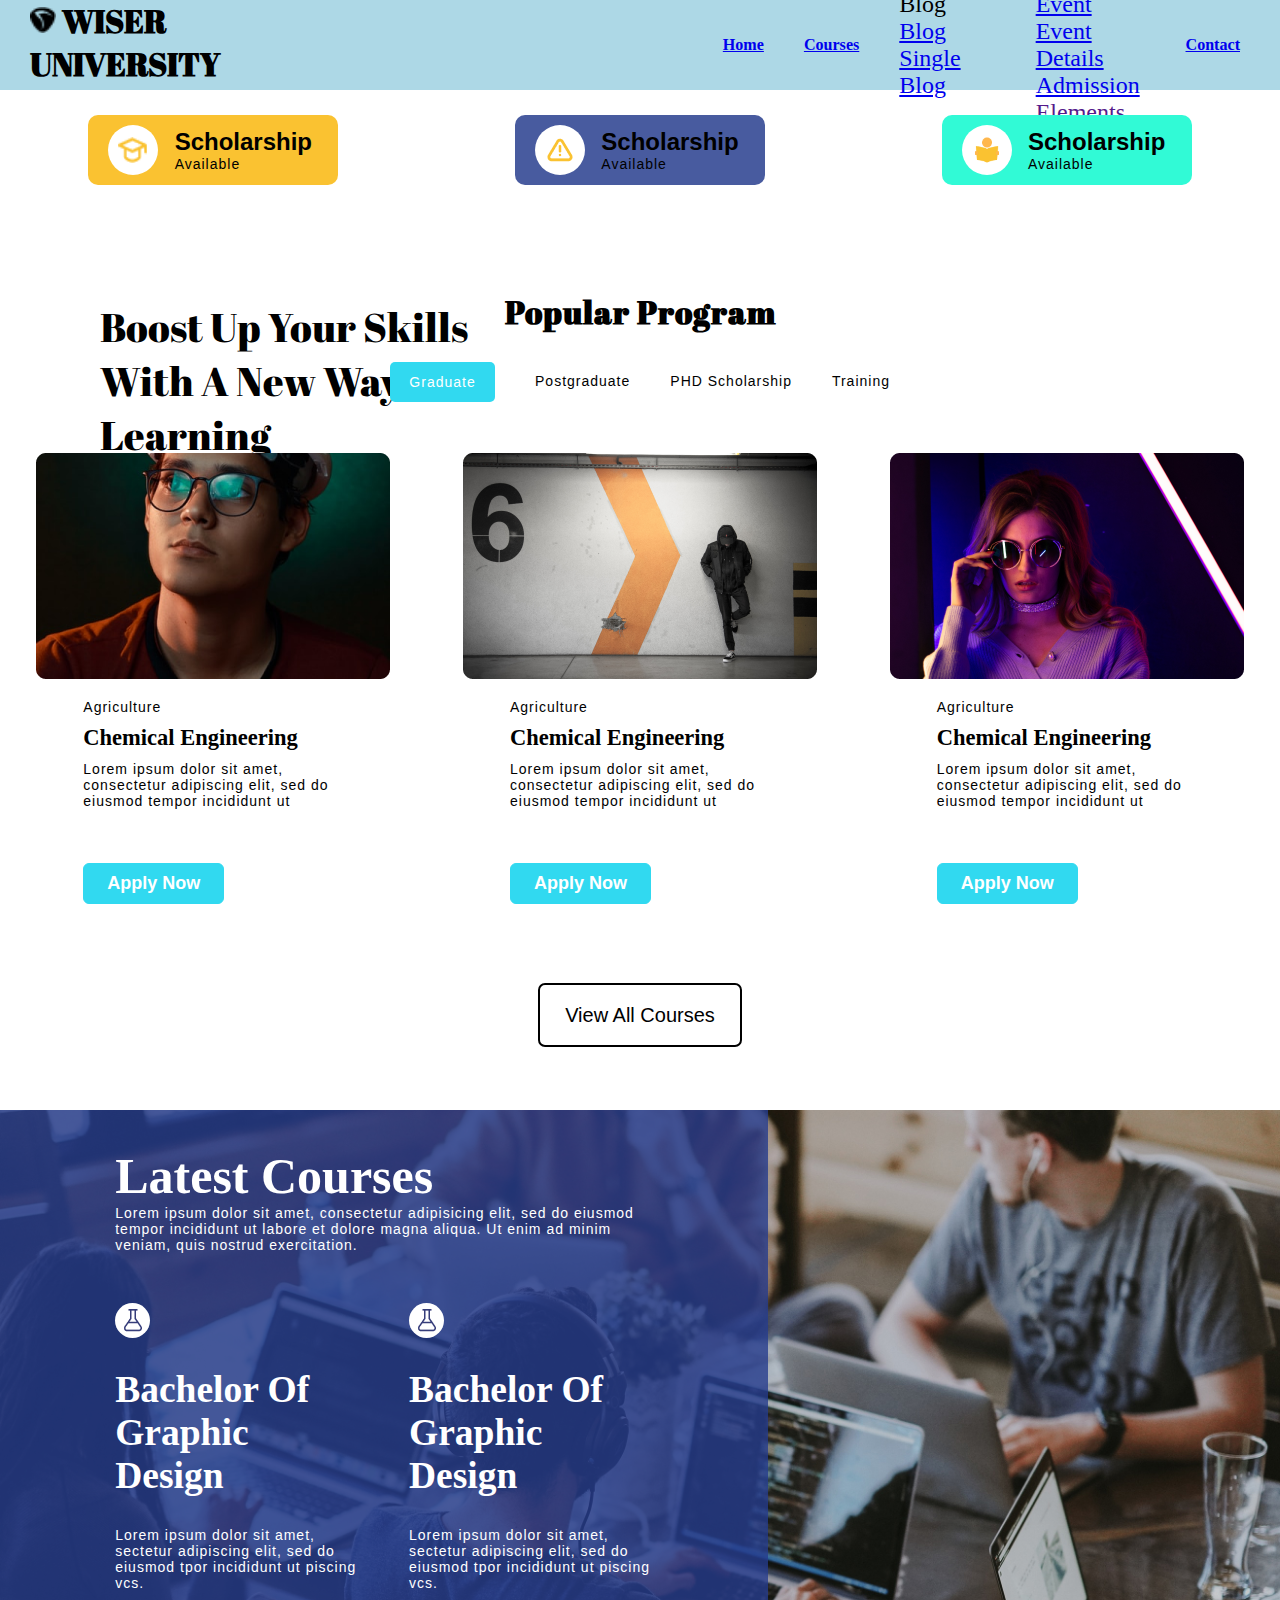
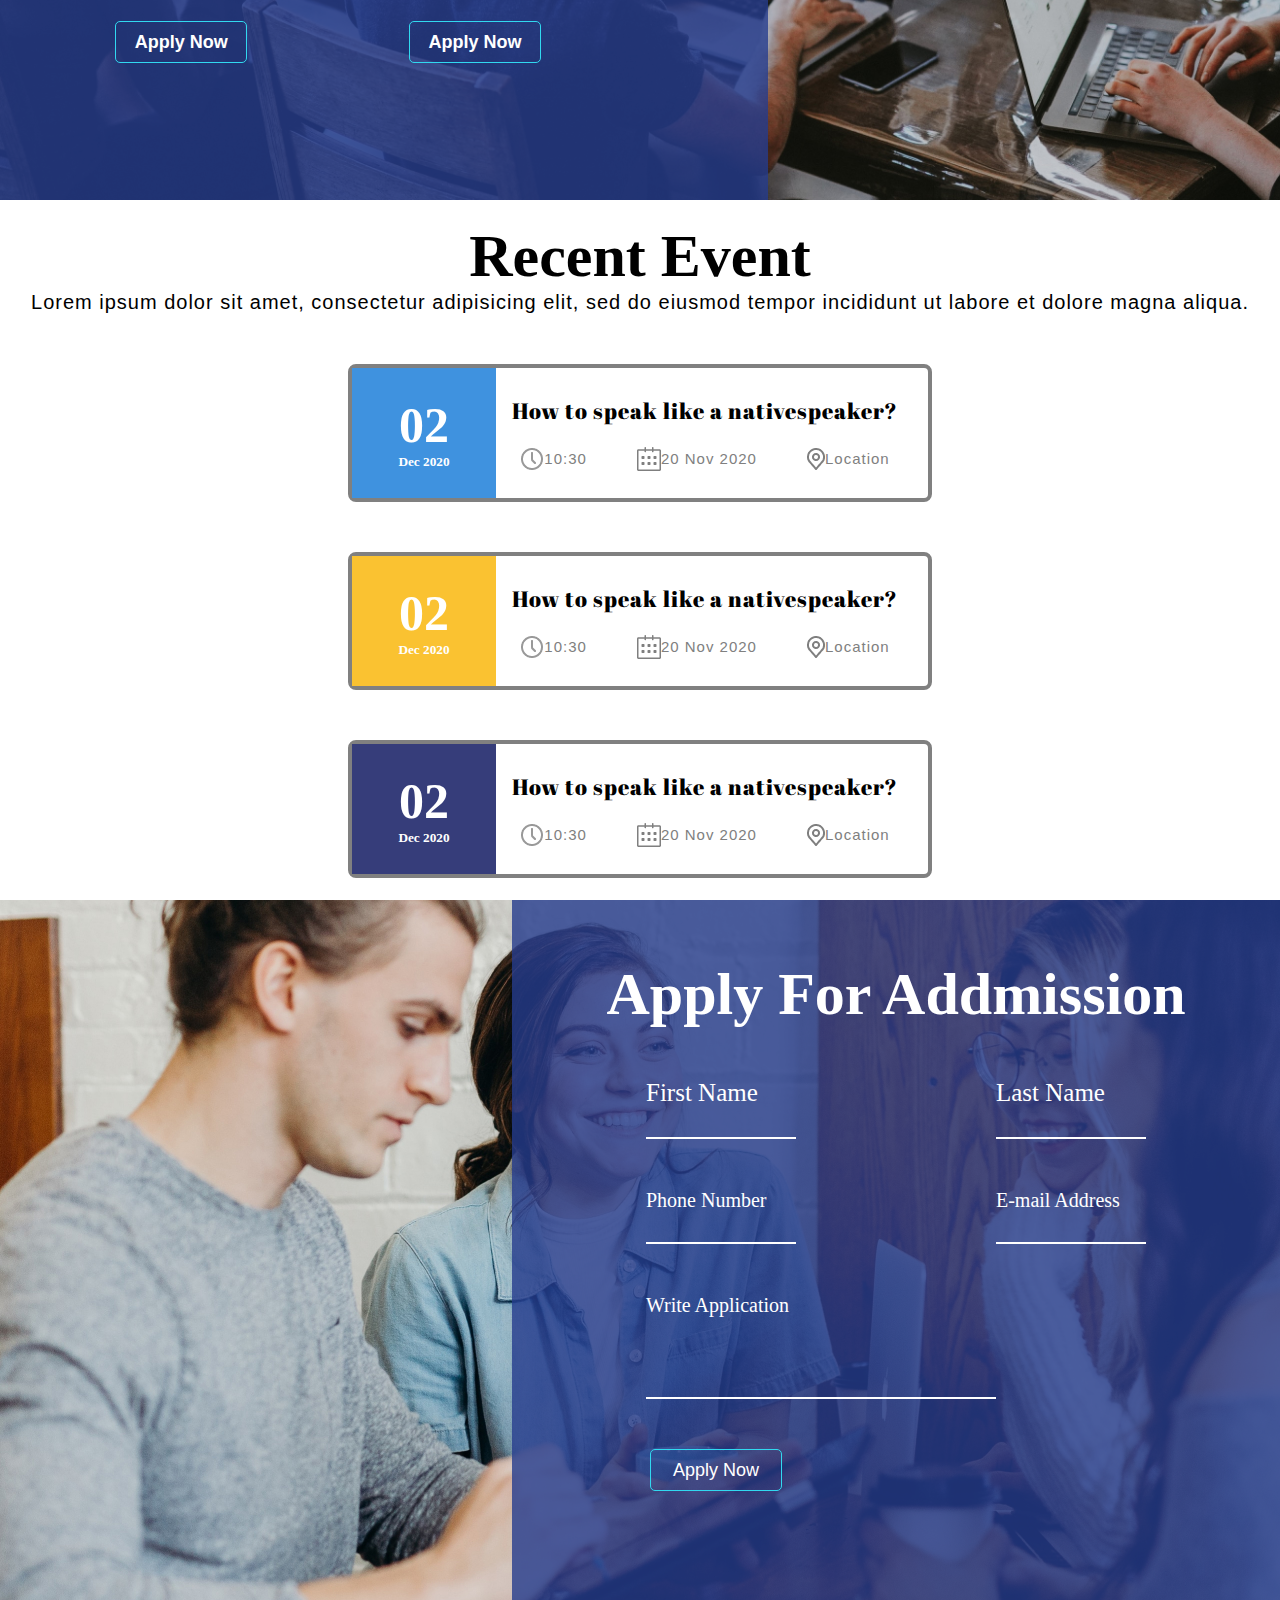
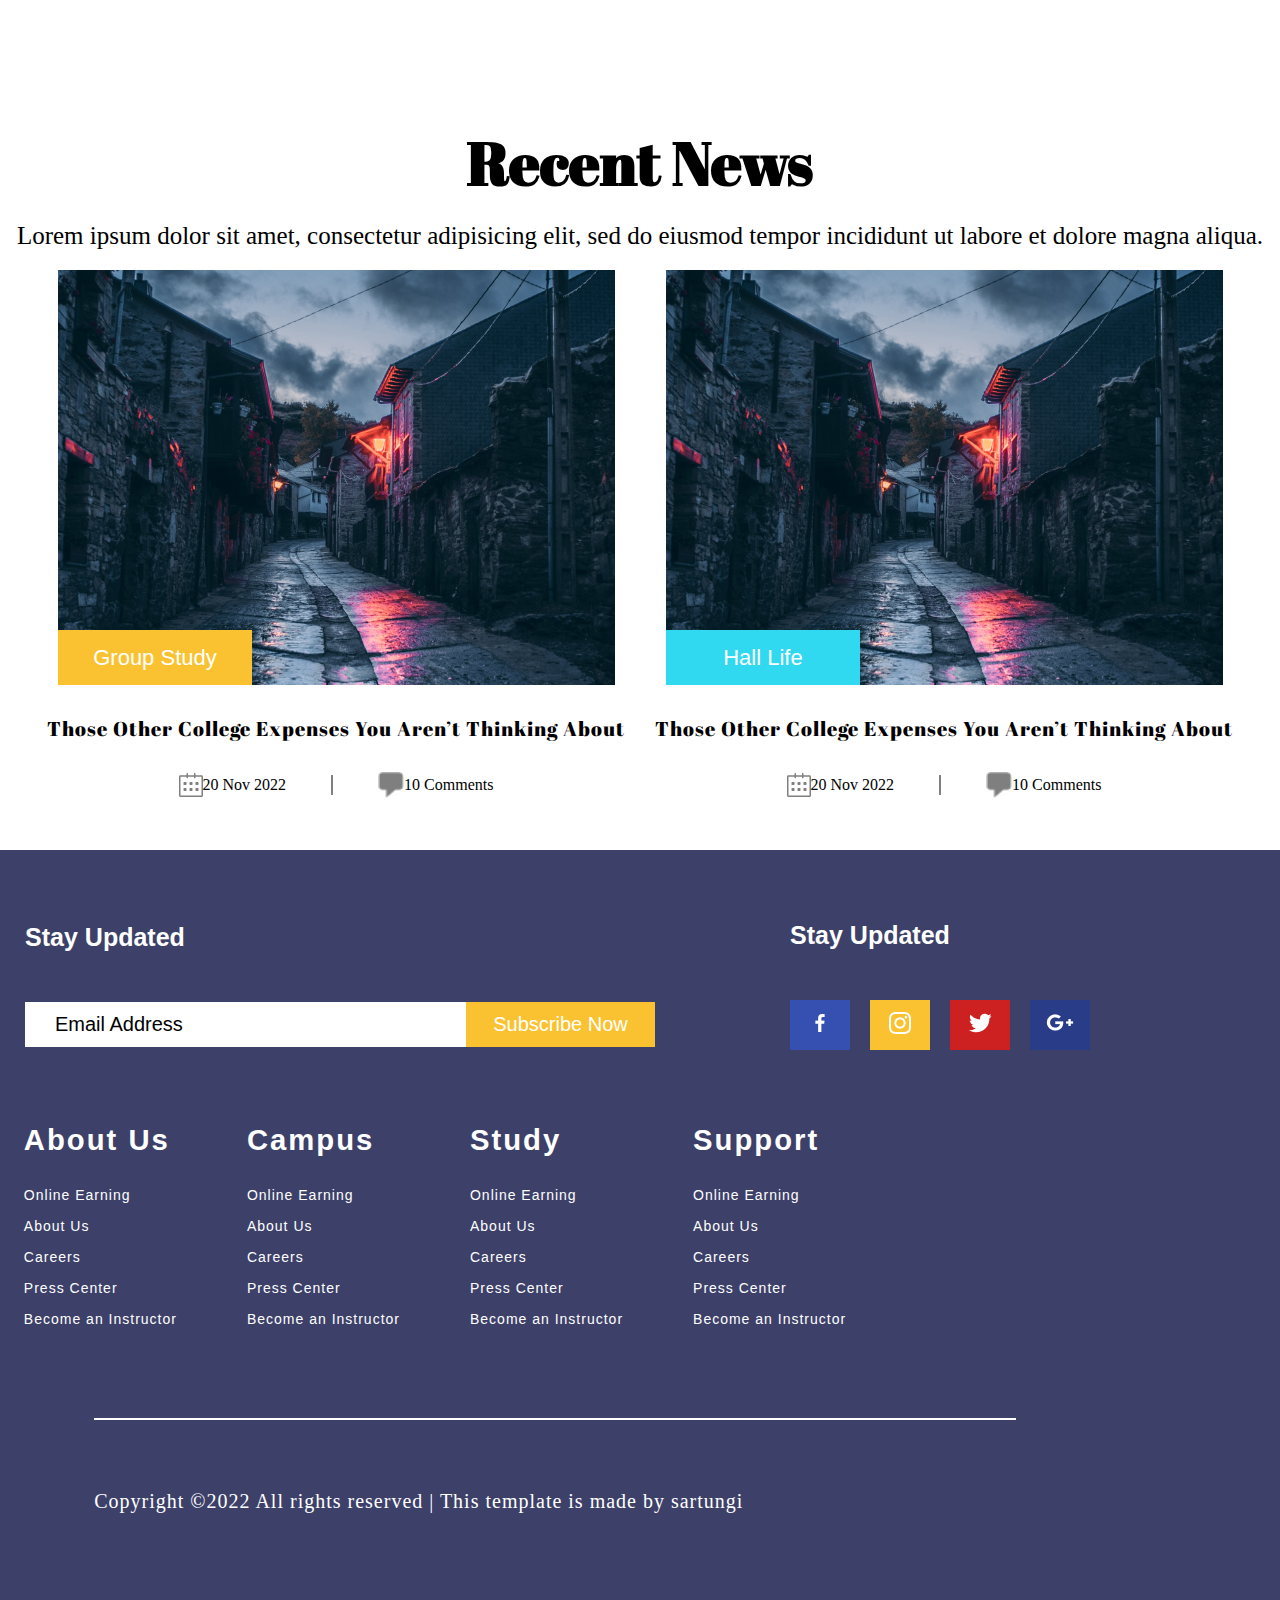
<file: index.html>
<!DOCTYPE html>
<html>

<head>
  <meta charset="utf-8">
  <meta name="viewport" content="width=device-width">
  <title>New Project</title>
  <link href="./css/style.css" rel="stylesheet" type="text/css" />
  <link rel="icon" href="./images/Vector.png">
  <link rel="preconnect" href="https://fonts.googleapis.com">
  <link rel="preconnect" href="https://fonts.gstatic.com" crossorigin>
  <link href="https://fonts.googleapis.com/css2?family=Abril+Fatface&display=swap" rel="stylesheet">

</head>

<body>

  <!-- /* NAVBAR */ -->
  <div class="nav">
    <h1 class="clg"> <img class="vec" src="./images/Vector.png"> WISER UNIVERSITY </h1>
    <div class="side">
      <a class="link1" target="_blank" href="/index.html">
        <h6 class="home"> Home </h6>
      </a>
      <a class="link1" target="_blank" href="./course.html">
        <h6 class="corses"> Courses </h6>
      </a>

<div class="dropdown"> 
<span class="blog"> Blog </span>
  <div class="content">
<div class="c1"> <a class="a1" target="_blank" href="/blog.html"> Blog </a> </div>
   <div class="c2"> <a class="a1" target="_blank" href="/singleblog.html"> Single Blog </a> </div>
  </div>
</div>

      
     <div class="dropdown2"> 
<span class="page"> Page </span>
  <div class="pagecontent">
<div class="c1"> <a class="a1" target="_blank" href="/eventpage.html"> Event  </a> </div>
   <div class="c2"> <a class="a1" target="_blank" href="eventdetails.html"> Event Details </a> </div>
     <div class="c3"> <a class="a1" target="_blank" href="admission.html"> Admission </a> </div>
     <div class="c4"> <a class="a1" target="_blank" href=""> Elements </a> </div>
  </div>
</div>
      <a class="link1" target="_blank" href="./contact.html">
        <h6 class="con"> Contact </h6>
      </a>
      <a class="link1" target="_blank" href="./signup.html">
        <h6 class="app"> SIGN UP </h6>
      </a>
    </div>
  </div>

  <!-- /* BOY FACE ON TXT IMAGE */ -->
  <div class="onimg">

    <div class="txt"> Boost Up Your Skills </br>
      With A New Way Of </br>
      Learning </div>
    <a target="_blank" href="">
      <div class="gets"> Get Start</div>
    </a>
    <div class="ttour"> Take A Tour </div>
  </div>

  <!-- /* SCHOLARSHIP */ -->
  <div class="shs">
    <div class="shs1">
      <div class="grp"> <img class="png1" src="./images/Group.png"> </div>
      <div class="sch1">
        <h2> Scholarship</h2>
        <p> Available</p>
      </div>
    </div>

    <div class="shs2">
      <div class="jam"> <img class="png2" src="./images/jam.png"> </div>
      <div class="sch2">
        <h2> Scholarship</h2>
        <p> Available</p>
      </div>
    </div>

    <div class="shs3">
      <div class="bnd"> <img class="png3" src="./images/bnda.png"> </div>
      <div class="sch3">
        <h2> Scholarship</h2>
        <p> Available</p>
      </div>
    </div>
  </div>

  <!-- /* POPULAR PROGRAM 3 IMAGES */ -->
  <div class="popu">
    <h1 class="top"> Popular Program </h1>
    <div class="graduate">
      <p class="g"> Graduate </p>
      <p> Postgraduate </p>
      <p> PHD Scholarship </p>
      <p> Training </p>
    </div>

    <div class="three">
      <div class="img1">
        <img src="./images/3img1.png">
        <div class="img1txt">
          <p> Agriculture </p>
          <h2> Chemical Engineering </h2>
          <p> Lorem ipsum dolor sit amet, consectetur adipiscing elit, sed do eiusmod tempor incididunt ut </p>
          <div class="now1">
            <h2> Apply Now</h2>
          </div>
        </div>
      </div>
      <div class="img2">
        <img src="./images/3img2.png">
        <div class="img2txt">
          <p> Agriculture </p>
          <h2> Chemical Engineering </h2>
          <p> Lorem ipsum dolor sit amet, consectetur adipiscing elit, sed do eiusmod tempor incididunt ut </p>
          <div class="now3">
            <h2> Apply Now</h2>
          </div>
        </div>
      </div>
      <div class="img3">
        <img src="./images/3img3.png">
        <div class="img3txt">
          <p> Agriculture </p>
          <h2> Chemical Engineering </h2>
          <p> Lorem ipsum dolor sit amet, consectetur adipiscing elit, sed do eiusmod tempor incididunt ut </p>
          <div class="now3">
            <h2> Apply Now</h2>
          </div>
        </div>
      </div>
    </div>
    <div class="vc">
      <div class="vc1"> View All Courses </div>
    </div>
  </div>

  <!-- /* iMAGE IN DIV (LATEST COURSES) */ -->
  <div class="blueimg">
    <div class="blue">
      <div class="insideblue">
        <div class="bluetxt">
          <h1> Latest Courses </h1>
          <p> Lorem ipsum dolor sit amet, consectetur adipisicing elit, sed do eiusmod
            tempor incididunt ut labore et dolore magna aliqua. Ut enim ad minim
            veniam, quis nostrud exercitation. </p>
        </div>
        <div class="glass">
          <div class="glass1">
            <div class="g1"> <img class="bi1" src="./images/bluetext1.png"> </div>
            <h2>Bachelor Of Graphic Design</h2>
            <p>Lorem ipsum dolor sit amet, sectetur adipiscing elit, sed do eiusmod tpor incididunt ut piscing vcs.</p>
            <div>
              <h3 class="a">Apply Now</h3>
            </div>
          </div>
          <div class="glass2">
            <div class="g2"> <img class="bi2" src="./images/bluetext2.png"> </div>
            <h2>Bachelor Of Graphic Design</h2>
            <p>Lorem ipsum dolor sit amet, sectetur adipiscing elit, sed do eiusmod tpor incididunt ut piscing vcs.</p>
            <div>
              <h3 class="a">Apply Now</h3>
            </div>
          </div>
        </div>
      </div>
    </div>
  </div>

  <!-- /* RECENT EVENT */ -->
  <div class="recentevent">
    <div class="rectopic">
      <h1> Recent Event </h1>
      <p class="receve">Lorem ipsum dolor sit amet, consectetur adipisicing elit, sed do eiusmod tempor incididunt ut
        labore et dolore magna aliqua.</p>
    </div>
    <div class="rec02">
      <div class="blue02">
        <h3 class="txt1"> 02 </h3>
        <h5> Dec 2020 </h5>
      </div>
      <div class="txt02">
        How to speak like a nativespeaker?
        <div class="time02">
          <p class="clock"> <img src="./images/clock.png"> 10:30 </p>
          <p class="calender"> <img src="./images/calender.png"> 20 Nov 2020 </p>
          <p class="loaction"> <img src="./images/location.png"> Location </p>
        </div>
      </div>
    </div>

    <div class="rec02">
      <div class="blue03">
        <h3 class="txt1"> 02 </h3>
        <h5> Dec 2020 </h5>
      </div>
      <div class="txt02">
        How to speak like a nativespeaker?
        <div class="time02">
          <p class="clock"> <img src="./images/clock.png"> 10:30 </p>
          <p class="calender"> <img src="./images/calender.png"> 20 Nov 2020 </p>
          <p class="loaction"> <img src="./images/location.png"> Location </p>
        </div>
      </div>
    </div>

    <div class="rec02">
      <div class="blue04">
        <h3 class="txt1"> 02 </h3>
        <h5> Dec 2020 </h5>
      </div>
      <div class="txt02">
        How to speak like a nativespeaker?
        <div class="time02">
          <p class="clock"> <img src="./images/clock.png"> 10:30 </p>
          <p class="calender"> <img src="./images/calender.png"> 20 Nov 2020 </p>
          <p class="loaction"> <img src="./images/location.png"> Location </p>
        </div>
      </div>
    </div>
  </div>

  <!-- /* APPLY FOR ADDMISSION */ -->
  <div class="admmain">
    <div class="blueadm">
      <div class="admtxt">
        <h1>Apply For Addmission</h1>
        <div class="name">
          <div class="fname">
            <div class="first">First Name</div>
            <div class="dash"> </div>
          </div>
          <div class="lname">
            <div class="last">Last Name</div>
            <div class="dash"> </div>
          </div>
        </div>
        <div class="contact">
          <div class="phone">
            <div class="phn">Phone Number</div>
            <div class="dash1"> </div>
          </div>
          <div class="email">
            <div class="gmail">E-mail Address</div>
            <div class="dash1"> </div>
          </div>
        </div>
        <div class="write">
          <div class="appli">
            <div class="wriap">Write Application</div>
            <div class="dash3"> </div>
          </div>
        </div>
        <div class="appadm"> Apply Now </div>
      </div>
    </div>
  </div>

  <!-- /* RECENT NEWS 2 IMAGES */ -->
  <div class="recentnews">
    <h1 id="rnfont">Recent News</h1>
    <div class="newstopp"> Lorem ipsum dolor sit amet, consectetur adipisicing elit, sed do eiusmod tempor incididunt ut
      labore et dolore magna aliqua. </div>

    <div class="newsimg">

      <div class="newsimg1">
        <div class="groupstudy">
          <div class="smalldabba1"> Group Study </div>
        </div>
        <p class="ex"> Those Other College Expenses You Aren’t Thinking About </p>
        <div class="iconnews0">
          <div class="inews1"> <img src="./images/calender.png"> 20 Nov 2022 </div>
          <div class="smallline"> </div>
          <div class="inews2"><img class="i" src="./images/comment.png"> 10 Comments </div>
        </div>
      </div>

      <div class="newsimg2">
        <div class="halllife">
          <div class="smalldabba2"> Hall Life </div>
        </div>
        <p class="ex"> Those Other College Expenses You Aren’t Thinking About </p>
        <div class="iconnews1">
          <div class="inews1"> <img src="./images/calender.png"> 20 Nov 2022 </div>
          <div class="smallline"> </div>
          <div class="inews2"><img class="i" src="./images/comment.png"> 10 Comments </div>
        </div>
      </div>
    </div>
  </div>

  <!-- /* FOOTER */ -->
  <div class="footer">
    <div class="insidefooter">

      <div class="stayupdated">
        <div class="su1">
          <div class="stay">Stay Updated</div>
          <div class="esu1">
            <div> Email Address </div>
            <div class="ssu1"> Subscribe Now </div>
          </div>
        </div>
        <div class="su2">
          <div class="stay2">Stay Updated</div>
          <div class="su2img">
            <div class="fac">
              <div class="facimg"> <img src="./images/facebook.png"> </div>
            </div>
            <div class="insta">
              <div class="instaimg"> <img src="./images/insta.png"> </div>
            </div>
            <div class="twitter">
              <div class="twitimg"> <img src="./images/twitter.png"> </div>
            </div>
            <div class="google">
              <div class="googleimg"> <img src="./images/google+.png"> </div>
            </div>
          </div>
        </div>
      </div>

      <div class="fourtopics">

        <div class="aboutus">
          <div class="list1">
            <h3> About Us </h3>
          </div>
          <div class="list11">
            <p>Online Earning</p>
            <p>About Us</p>
            <p>Careers</p>
            <p>Press Center</p>
            <p>Become an Instructor</p>
          </div>
        </div>

        <div class="campus">
          <div class="list2">
            <h3> Campus </h3>
          </div>
          <div class="list22">
            <p>Online Earning</p>
            <p>About Us</p>
            <p>Careers</p>
            <p>Press Center</p>
            <p>Become an Instructor</p>
          </div>
        </div>

        <div class="study">
          <div class="list3">
            <h3> Study </h3>
          </div>
          <div class="list33">
            <p>Online Earning</p>
            <p>About Us</p>
            <p>Careers</p>
            <p>Press Center</p>
            <p>Become an Instructor</p>
          </div>
        </div>

        <div class="support">
          <div class="list4">
            <h3> Support </h3>
          </div>
          <div class="list44">
            <p>Online Earning</p>
            <p>About Us</p>
            <p>Careers</p>
            <p>Press Center</p>
            <p>Become an Instructor</p>
          </div>
        </div>
      </div>
      <div class="end">
        <div class="endline"> </div>
        <div class="endtxt"> Copyright ©2022 All rights reserved | This template is made by sartungi </div>
      </div>
    </div>
  </div>
  </div>



</body>

</html>
</file>
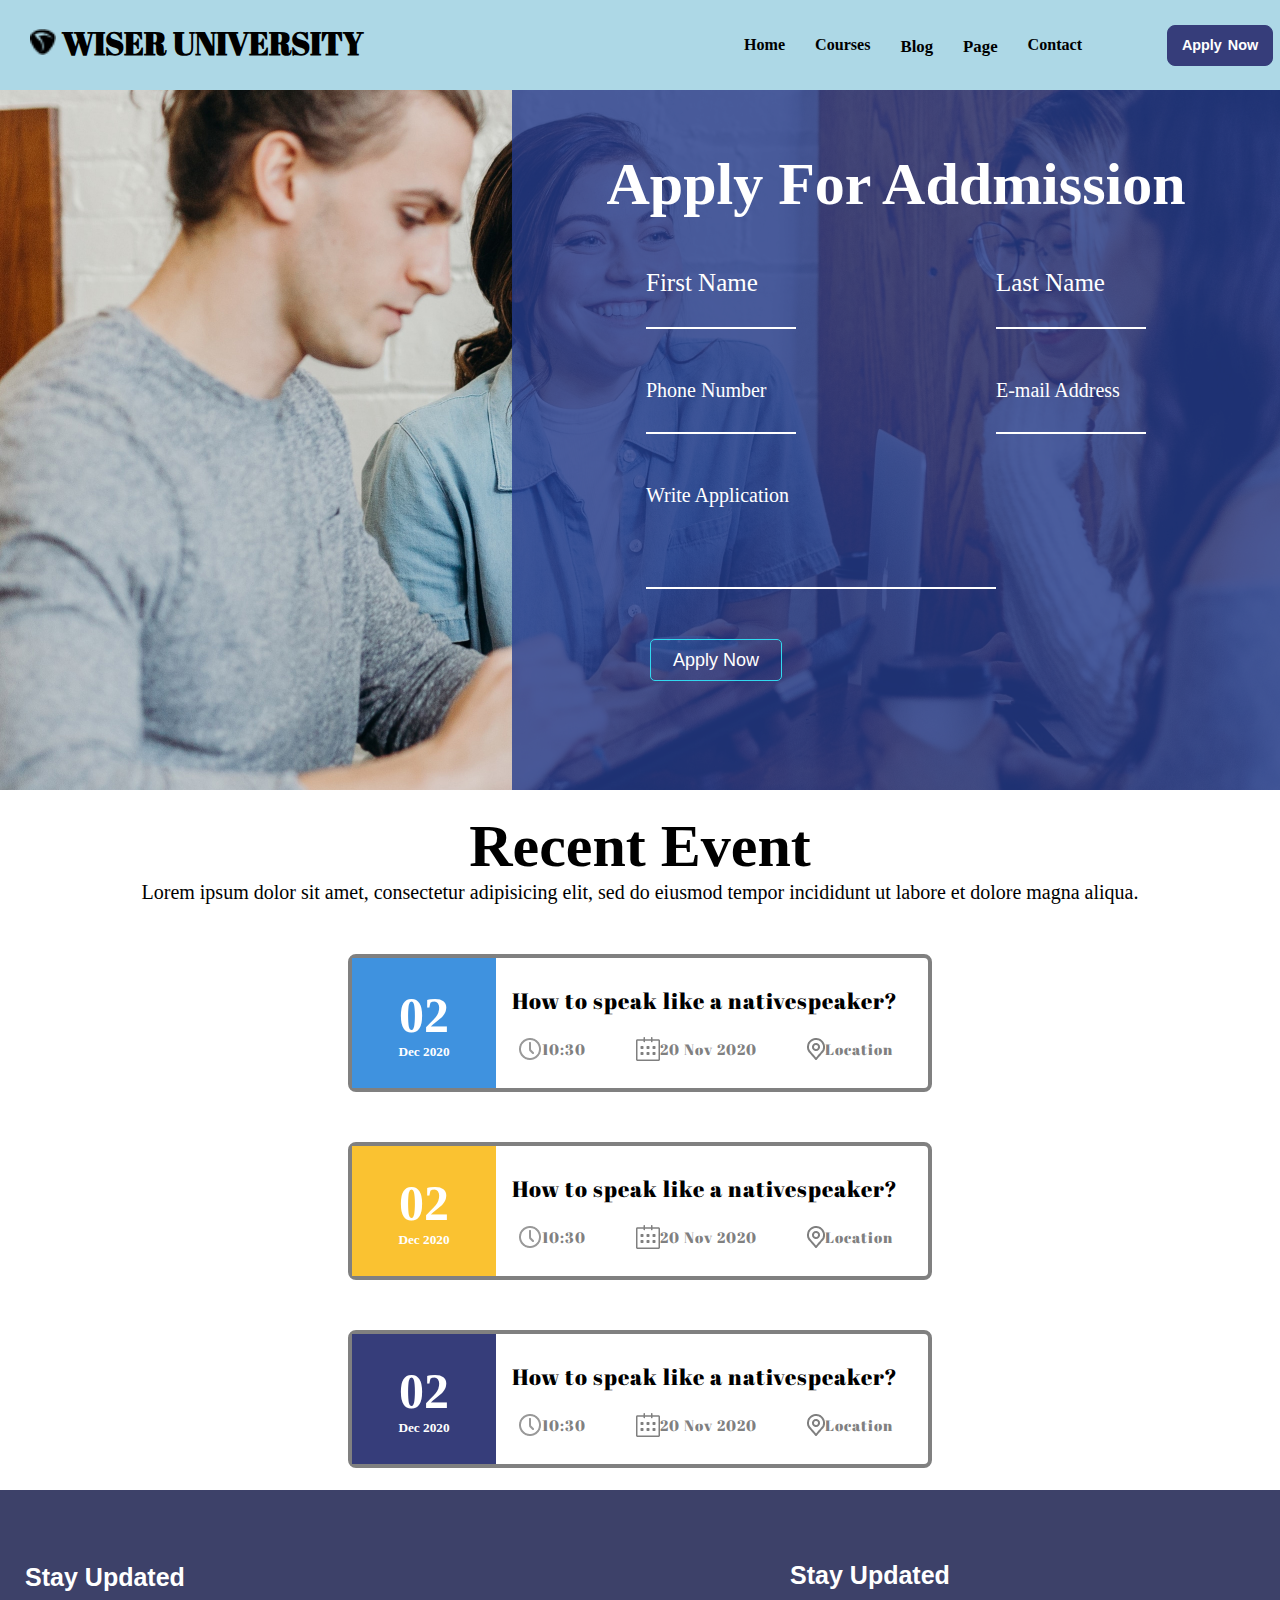
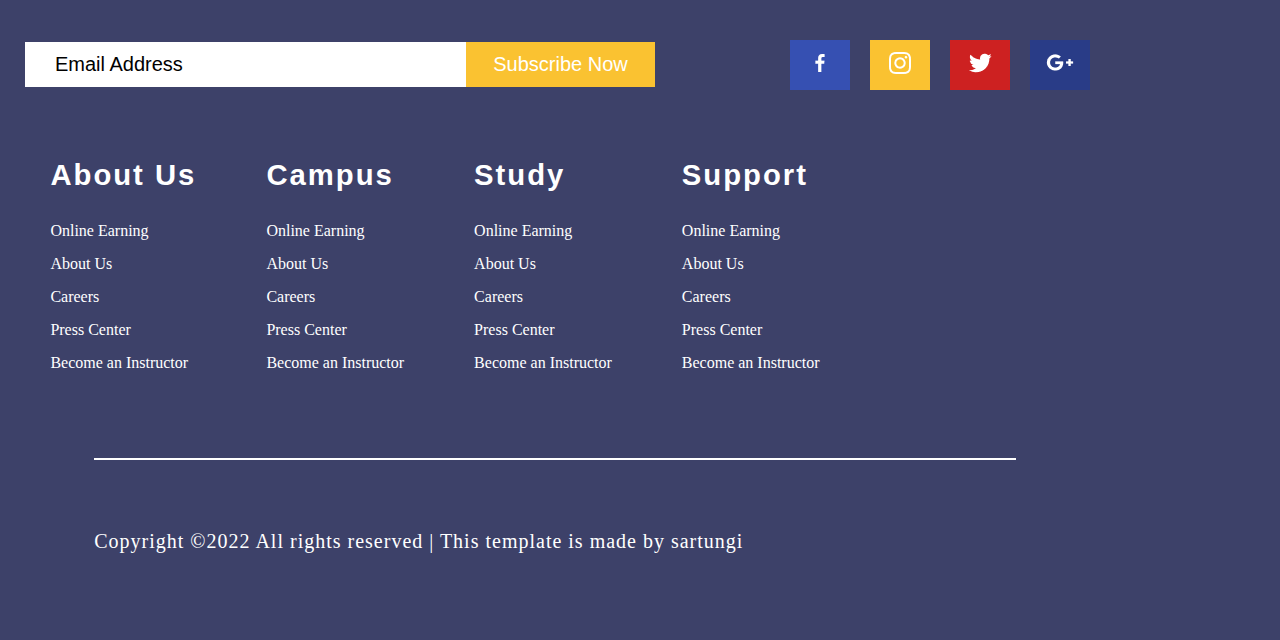
<file: admission.html>
<!DOCTYPE html>
<html>

<head>
  <meta charset="utf-8">
  <meta name="viewport" content="width=device-width">
  <title>Addmission</title>
  <link href="./css/styleadmission.css" rel="stylesheet" type="text/css" />
  <link rel="icon" href="./images/Vector.png">
  <link rel="preconnect" href="https://fonts.googleapis.com">
  <link rel="preconnect" href="https://fonts.gstatic.com" crossorigin>
  <link href="https://fonts.googleapis.com/css2?family=Abril+Fatface&display=swap" rel="stylesheet">

</head>

<body>

  <!-- /* NAVBAR */ -->
  <div class="nav">
    <h1 class="clg"> <img class="vec" src="./images/Vector.png"> WISER UNIVERSITY </h1>
    <div class="side">
      <a class="link1" target="_blank" href="/index.html">
        <h6 class="home"> Home </h6>
      </a>
      <a class="link1" target="_blank" href="./course.html">
        <h6 class="corses"> Courses </h6>
      </a>

<div class="dropdown"> 
<span class="blog"> Blog </span>
  <div class="content">
<div class="c1"> <a class="a1" target="_blank" href=""> Blog </a> </div>
   <div class="c2"> <a class="a1" target="_blank" href=""> Single Blog </a> </div>
  </div>
</div>

      
     <div class="dropdown2"> 
<span class="page"> Page </span>
  <div class="pagecontent">
<div class="c1"> <a class="a1" target="_blank" href="/eventpage.html"> Event  </a> </div>
   <div class="c2"> <a class="a1" target="_blank" href="eventdetails.html"> Event Details </a> </div>
     <div class="c3"> <a class="a1" target="_blank" href="admission.html"> Admission </a> </div>
     <div class="c4"> <a class="a1" target="_blank" href=""> Elements </a> </div>
  </div>
</div>
      <a class="link1" target="_blank" href="./contact.html">
        <h6 class="con"> Contact </h6>
      </a>
      <a class="link1" target="_blank" href="">
        <h6 class="app"> Apply Now </h6>
      </a>
    </div>
  </div>

 <!-- /* APPLY FOR ADDMISSION */ -->
  <div class="admmain">
    <div class="blueadm">
      <div class="admtxt">
        <h1>Apply For Addmission</h1>
        <div class="name">
          <div class="fname">
            <div class="first">First Name</div>
            <div class="dash"> </div>
          </div>
          <div class="lname">
            <div class="last">Last Name</div>
            <div class="dash"> </div>
          </div>
        </div>
        <div class="contact">
          <div class="phone">
            <div class="phn">Phone Number</div>
            <div class="dash1"> </div>
          </div>
          <div class="email">
            <div class="gmail">E-mail Address</div>
            <div class="dash1"> </div>
          </div>
        </div>
        <div class="write">
          <div class="appli">
            <div class="wriap">Write Application</div>
            <div class="dash3"> </div>
          </div>
        </div>
        <div class="appadm"> Apply Now </div>
      </div>
    </div>
  </div>


  <!-- /* RECENT EVENT */ -->
  <div class="recentevent">
    <div class="rectopic">
      <h1> Recent Event </h1>
      <p class="receve">Lorem ipsum dolor sit amet, consectetur adipisicing elit, sed do eiusmod tempor incididunt ut
        labore et dolore magna aliqua.</p>
    </div>
    <div class="rec02">
      <div class="blue02">
        <h3 class="txt1"> 02 </h3>
        <h5> Dec 2020 </h5>
      </div>
      <div class="txt02">
        How to speak like a nativespeaker?
        <div class="time02">
          <p class="clock"> <img src="./images/clock.png"> 10:30 </p>
          <p class="calender"> <img src="./images/calender.png"> 20 Nov 2020 </p>
          <p class="loaction"> <img src="./images/location.png"> Location </p>
        </div>
      </div>
    </div>

    <div class="rec02">
      <div class="blue03">
        <h3 class="txt1"> 02 </h3>
        <h5> Dec 2020 </h5>
      </div>
      <div class="txt02">
        How to speak like a nativespeaker?
        <div class="time02">
          <p class="clock"> <img src="./images/clock.png"> 10:30 </p>
          <p class="calender"> <img src="./images/calender.png"> 20 Nov 2020 </p>
          <p class="loaction"> <img src="./images/location.png"> Location </p>
        </div>
      </div>
    </div>

    <div class="rec02">
      <div class="blue04">
        <h3 class="txt1"> 02 </h3>
        <h5> Dec 2020 </h5>
      </div>
      <div class="txt02">
        How to speak like a nativespeaker?
        <div class="time02">
          <p class="clock"> <img src="./images/clock.png"> 10:30 </p>
          <p class="calender"> <img src="./images/calender.png"> 20 Nov 2020 </p>
          <p class="loaction"> <img src="./images/location.png"> Location </p>
        </div>
      </div>
    </div>
  </div>

  



 


  
  <!-- /* FOOTER */ -->
  <div class="footer">
    <div class="insidefooter">

      <div class="stayupdated">
        <div class="su1">
          <div class="stay">Stay Updated</div>
          <div class="esu1">
            <div> Email Address </div>
            <div class="ssu1"> Subscribe Now </div>
          </div>
        </div>
        <div class="su2">
          <div class="stay2">Stay Updated</div>
          <div class="su2img">
            <div class="fac">
              <div class="facimg"> <img src="./images/facebook.png"> </div>
            </div>
            <div class="insta">
              <div class="instaimg"> <img src="./images/insta.png"> </div>
            </div>
            <div class="twitter">
              <div class="twitimg"> <img src="./images/twitter.png"> </div>
            </div>
            <div class="google">
              <div class="googleimg"> <img src="./images/google+.png"> </div>
            </div>
          </div>
        </div>
      </div>

      <div class="fourtopics">

        <div class="aboutus">
          <div class="list1">
            <h3> About Us </h3>
          </div>
          <div class="list11">
            <p>Online Earning</p>
            <p>About Us</p>
            <p>Careers</p>
            <p>Press Center</p>
            <p>Become an Instructor</p>
          </div>
        </div>

        <div class="campus">
          <div class="list2">
            <h3> Campus </h3>
          </div>
          <div class="list22">
            <p>Online Earning</p>
            <p>About Us</p>
            <p>Careers</p>
            <p>Press Center</p>
            <p>Become an Instructor</p>
          </div>
        </div>

        <div class="study">
          <div class="list3">
            <h3> Study </h3>
          </div>
          <div class="list33">
            <p>Online Earning</p>
            <p>About Us</p>
            <p>Careers</p>
            <p>Press Center</p>
            <p>Become an Instructor</p>
          </div>
        </div>

        <div class="support">
          <div class="list4">
            <h3> Support </h3>
          </div>
          <div class="list44">
            <p>Online Earning</p>
            <p>About Us</p>
            <p>Careers</p>
            <p>Press Center</p>
            <p>Become an Instructor</p>
          </div>
        </div>
      </div>
      <div class="end">
        <div class="endline"> </div>
        <div class="endtxt"> Copyright ©2022 All rights reserved | This template is made by sartungi </div>
      </div>
    </div>
  </div>

</body>

</html>
</file>
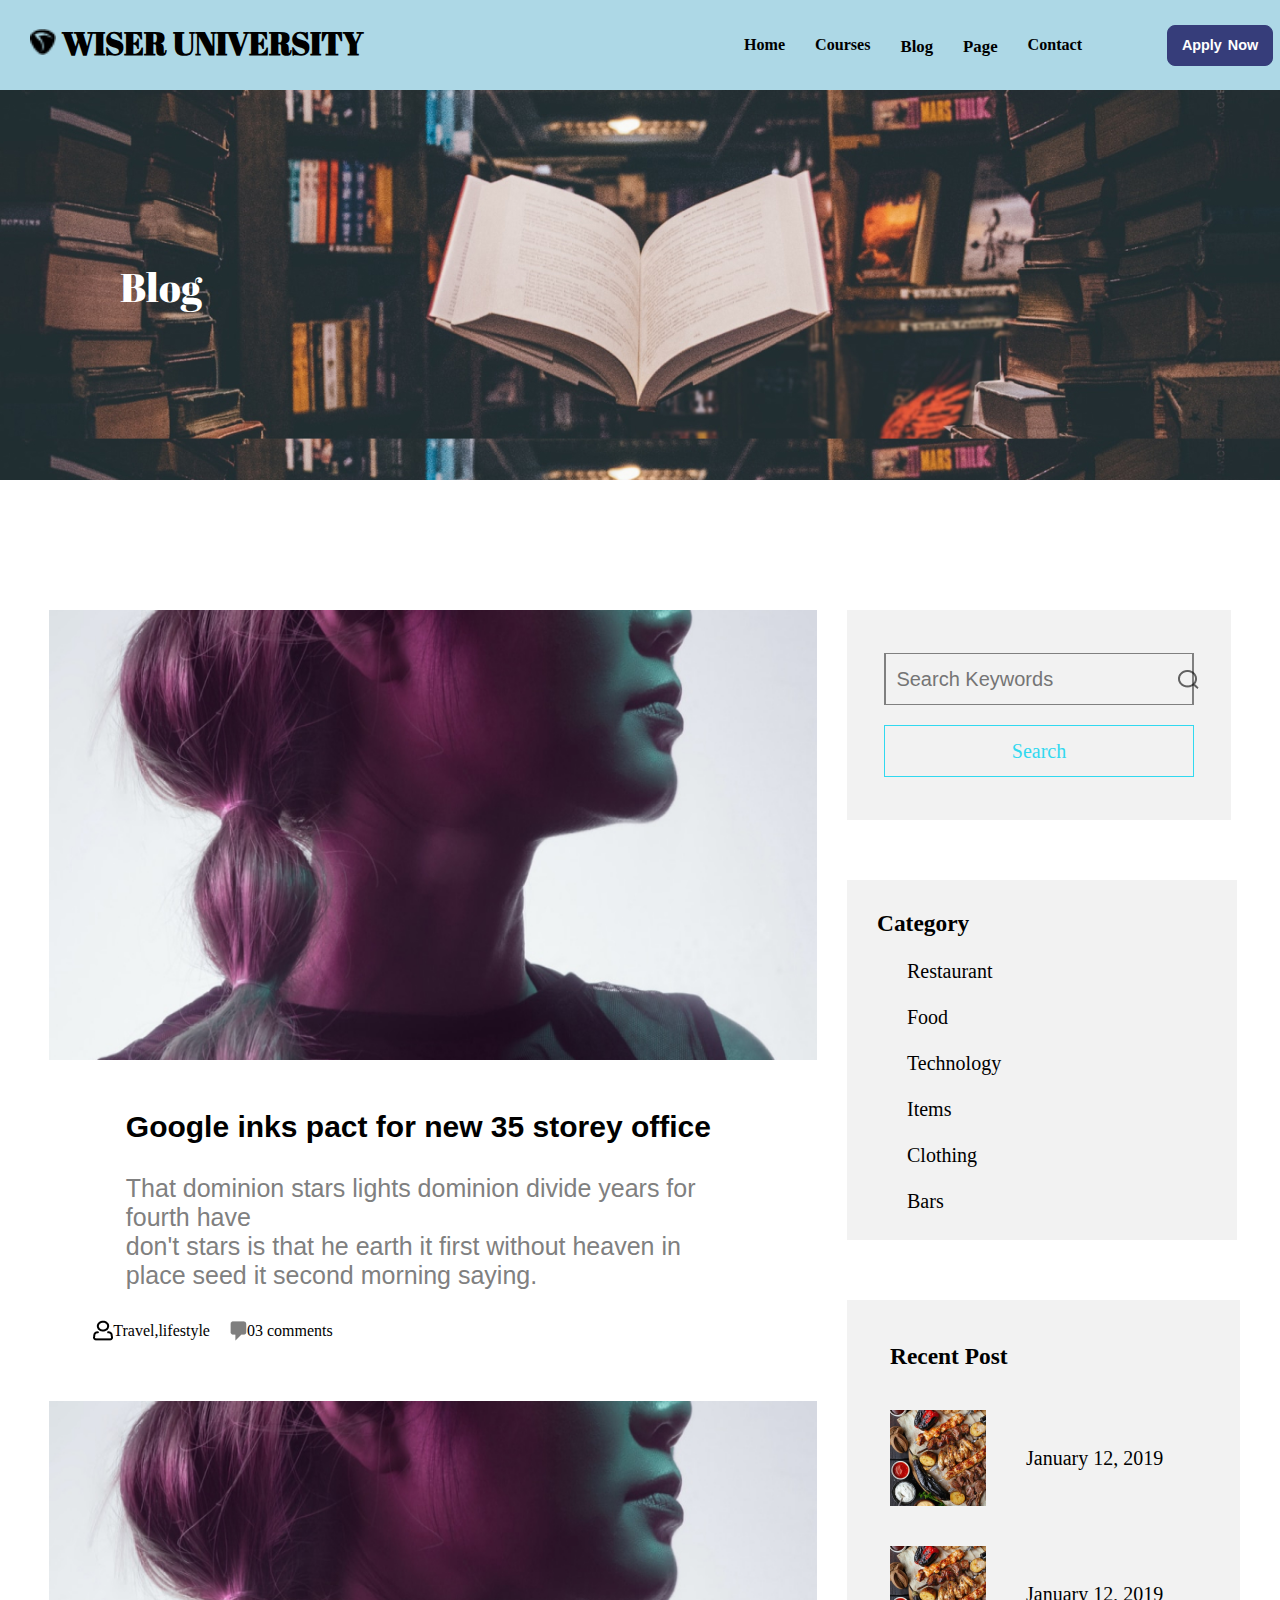
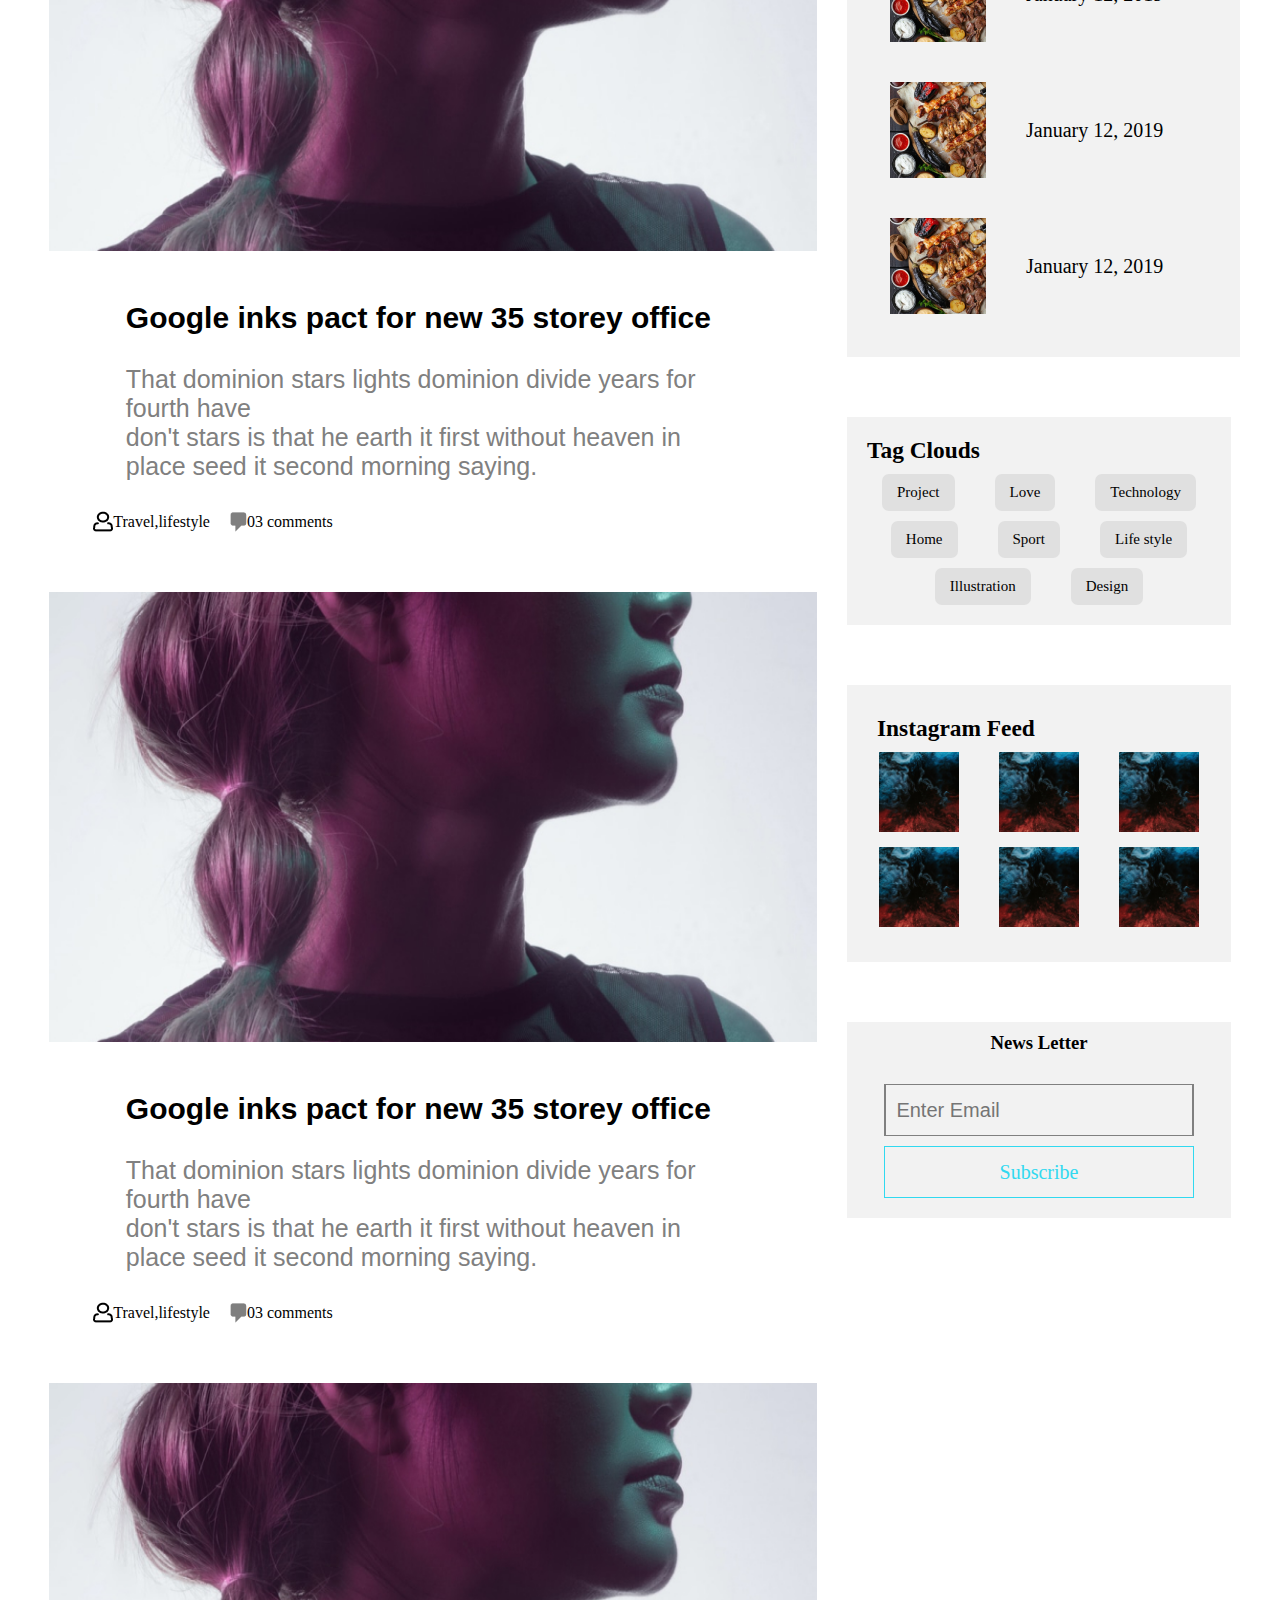
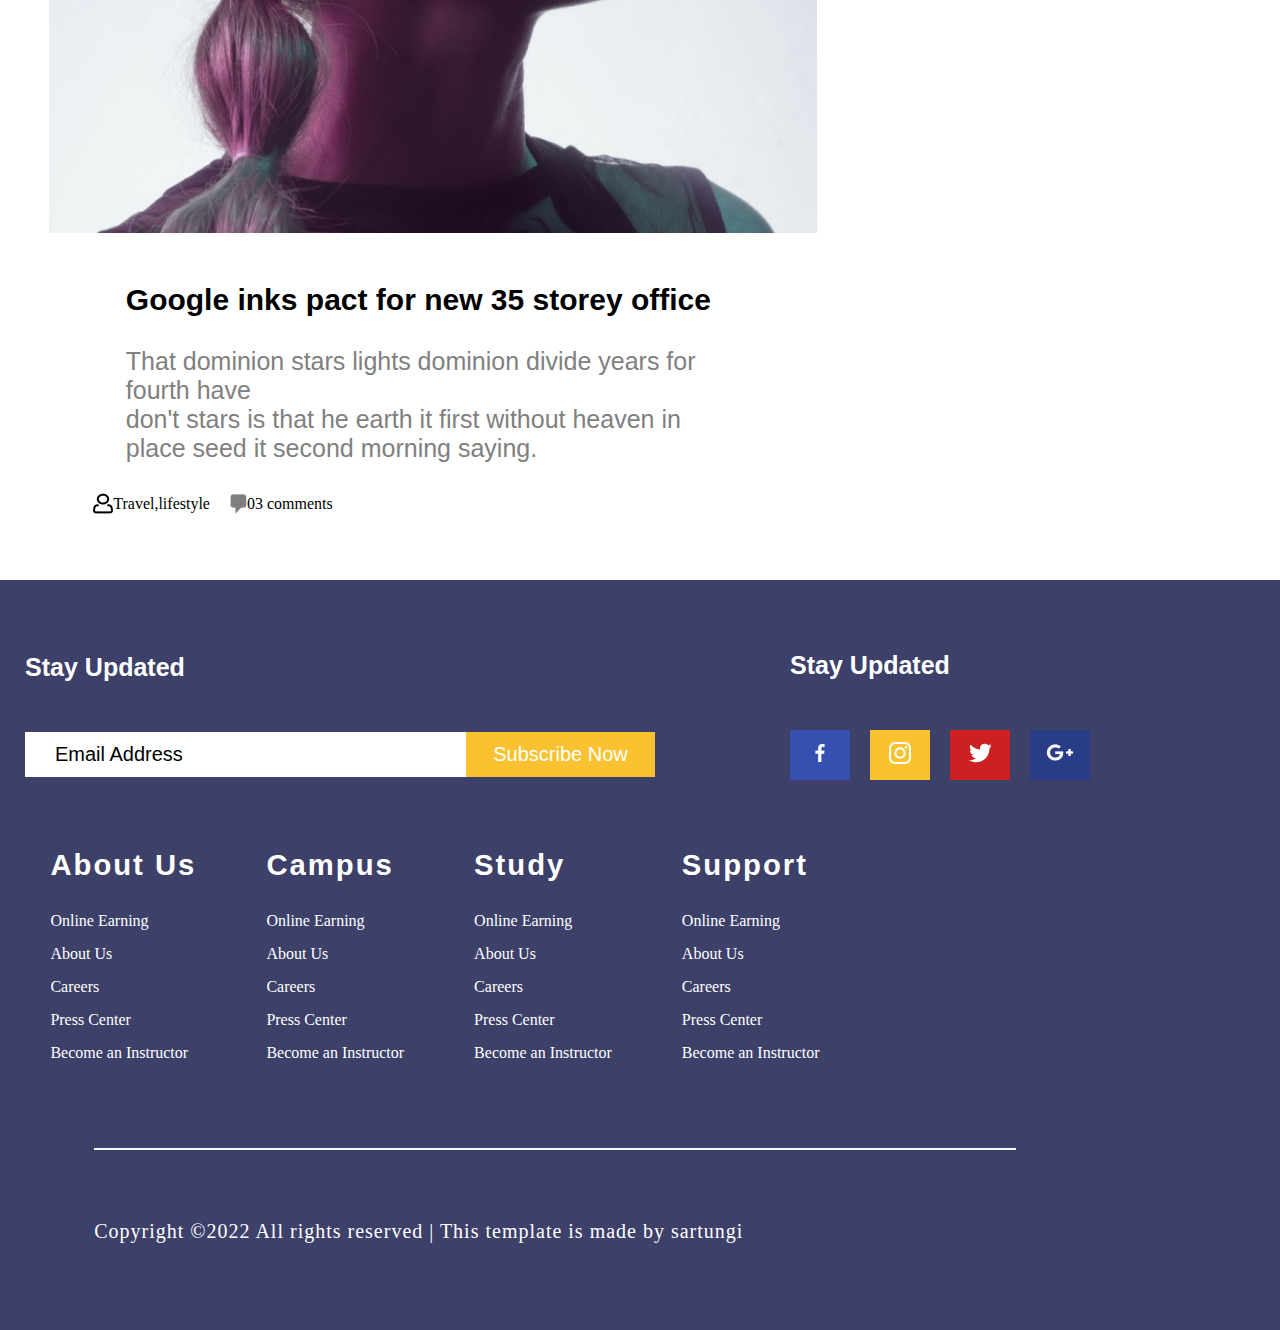
<file: blog.html>
<!DOCTYPE html>
<html>

<head>
  <meta charset="utf-8">
  <meta name="viewport" content="width=device-width">
  <title>Blog</title>
  <link href="./css/styleblog.css" rel="stylesheet" type="text/css" />
  <link rel="icon" href="./images/Vector.png">
  <link rel="preconnect" href="https://fonts.googleapis.com">
  <link rel="preconnect" href="https://fonts.gstatic.com" crossorigin>
  <link href="https://fonts.googleapis.com/css2?family=Abril+Fatface&display=swap" rel="stylesheet">

</head>

<body>

   <!-- /* NAVBAR */ -->
  <div class="nav">
    <h1 class="clg"> <img class="vec" src="./images/Vector.png"> WISER UNIVERSITY </h1>
    <div class="side">
      <a class="link1" target="_blank" href="/index.html">
        <h6 class="home"> Home </h6>
      </a>
      <a class="link1" target="_blank" href="./course.html">
        <h6 class="corses"> Courses </h6>
      </a>

<div class="dropdown"> 
<span class="blog"> Blog </span>
  <div class="content">
<div class="c1"> <a class="a1" target="_blank" href="/blog.html"> Blog </a> </div>
   <div class="c2"> <a class="a1" target="_blank" href="/singleblog.html"> Single Blog </a> </div>
  </div>
</div>

      
     <div class="dropdown2"> 
<span class="page"> Page </span>
  <div class="pagecontent">
<div class="c1"> <a class="a1" target="_blank" href="/eventpage.html"> Event  </a> </div>
   <div class="c2"> <a class="a1" target="_blank" href="eventdetails.html"> Event Details </a> </div>
     <div class="c3"> <a class="a1" target="_blank" href="admission.html"> Admission </a> </div>
     <div class="c4"> <a class="a1" target="_blank" href=""> Elements </a> </div>
  </div>
</div>
      <a class="link1" target="_blank" href="./contact.html">
        <h6 class="con"> Contact </h6>
      </a>
      <a class="link1" target="_blank" href="">
        <h6 class="app"> Apply Now </h6>
      </a>
    </div>
  </div>

  <!-- blog */ -->
  <div class="onimg">
    <div class="txt"> Blog </div>
  </div>

<!-- blog box -->
<div class="blogpart"> 
  
  
<div class="leftside"> 
  <div class="googleink1">
  <div class="gimg1"> 
    <img class="g" src="./images/blogpart.jpg"> 
  </div>
       <div class="gtxt1"> <p class="line1">Google inks pact for new 35 storey office</p>
     <p class="line2"> That dominion stars lights dominion divide years for fourth have </br>
       don't stars is that he earth it first without heaven in </br>
       place seed it second morning saying.</p> 
      <div class="line3"> <p class="png"> <img src="./images/travel.png"> Travel,lifestyle </p>
        <p class="png"> <img src="./images/comment.png"> 03 comments </p>  </div>  
       </div>
</div>

 <div class="googleink2">
  <div class="gimg1"> 
    <img class="g" src="./images/blogpart.jpg"> 
  </div>
       <div class="gtxt1"> <p class="line1">Google inks pact for new 35 storey office</p>
     <p class="line2"> That dominion stars lights dominion divide years for fourth have </br>
       don't stars is that he earth it first without heaven in </br>
       place seed it second morning saying.</p> 
      <div class="line3"> <p class="png"> <img src="./images/travel.png"> Travel,lifestyle </p>
        <p class="png"> <img src="./images/comment.png"> 03 comments </p>  </div>  
       </div>
</div>

   <div class="googleink3">
  <div class="gimg1"> 
    <img class="g" src="./images/blogpart.jpg"> 
  </div>
       <div class="gtxt1"> <p class="line1">Google inks pact for new 35 storey office</p>
     <p class="line2"> That dominion stars lights dominion divide years for fourth have </br>
       don't stars is that he earth it first without heaven in </br>
       place seed it second morning saying.</p> 
      <div class="line3"> <p class="png"> <img src="./images/travel.png"> Travel,lifestyle </p>
        <p class="png"> <img src="./images/comment.png"> 03 comments </p>  </div>  
       </div>
</div>

   <div class="googleink4">
  <div class="gimg1"> 
    <img class="g" src="./images/blogpart.jpg"> 
  </div>
       <div class="gtxt1"> <p class="line1">Google inks pact for new 35 storey office</p>
     <p class="line2"> That dominion stars lights dominion divide years for fourth have </br>
       don't stars is that he earth it first without heaven in </br>
       place seed it second morning saying.</p> 
      <div class="line3"> <p class="png"> <img src="./images/travel.png"> Travel,lifestyle </p>
        <p class="png"> <img src="./images/comment.png"> 03 comments </p>  </div>  
       </div>
</div>






  
  </div>

  
  <div class="rightside"> 
  <div class="sk">
<div class="searchkeyword"> <input class="kw" type="text" placeholder="Search Keywords">    </div>
  <div>  <img class="button" src="./images/search.png"> </div>
    <div class="search"> Search </div>
  </div>

    <div class="category"> 
    <h3> Category </h3> </br> 
       <div class="insidec">
      <p >Restaurant</p> </br>
      <p>Food</p> </br>
      <p>Technology</p> </br>
      <p>Items</p> </br>
      <p>Clothing</p> </br>
      <p>Bars</p> </br>
      </div>
      </div>


<div class="recentpost">
<h3>Recent Post</h3> 
  <div class="rp"> <img src="./images/Food.png"> <p>January 12, 2019</p> </div>
  <div class="rp"> <img src="./images/Food.png"> <p>January 12, 2019</p> </div>
  <div class="rp"> <img src="./images/Food.png"> <p>January 12, 2019</p> </div>
  <div class="rp"> <img src="./images/Food.png"> <p>January 12, 2019</p> </div>
</div>


<div class="tagclouds"> 
<div class="tc"> <h3>Tag Clouds</h3> </div>
  <div class="box1">
    <div class="b1"> Project </div>
    <div class="b1"> Love </div>
    <div class="b1"> Technology </div>
  </div>
  <div class="box2">
    <div class="b1"> Home </div>
    <div class="b1"> Sport </div>
    <div class="b1"> Life style </div>
  </div>
  <div class="box3">
    <div class="b1"> Illustration </div>
    <div class="b1"> Design </div>
  </div>
</div>

    <div class="instagramfeed"> 
    <div> <h3  class="if" >Instagram Feed</h3> </div>
  <div class="if1">
    <div > <img class="if0" src="./images/feed.jpg"> </div>
    <div > <img class="if0" src="./images/feed.jpg"> </div>
   <div > <img class="if0" src="./images/feed.jpg"> </div> 
  </div>
       <div class="if1">
    <div > <img class="if0" src="./images/feed.jpg"> </div>
    <div > <img class="if0" src="./images/feed.jpg"> </div>
   <div > <img class="if0" src="./images/feed.jpg"> </div> 
  </div>
    
    </div>

     <div class="ee"> <h3>News Letter</h3>
<div class="searchkeyword"> <input class="kw" type="text" placeholder="Enter Email">    </div>
    <div class="search"> Subscribe </div>
  </div>












    
  </div>
  












  
</div>





















  

  <!-- /* FOOTER */ -->
  <div class="footer">
    <div class="insidefooter">

      <div class="stayupdated">
        <div class="su1">
          <div class="stay">Stay Updated</div>
          <div class="esu1">
            <div> Email Address </div>
            <div class="ssu1"> Subscribe Now </div>
          </div>
        </div>
        <div class="su2">
          <div class="stay2">Stay Updated</div>
          <div class="su2img">
            <div class="fac">
              <div class="facimg"> <img src="./images/facebook.png"> </div>
            </div>
            <div class="insta">
              <div class="instaimg"> <img src="./images/insta.png"> </div>
            </div>
            <div class="twitter">
              <div class="twitimg"> <img src="./images/twitter.png"> </div>
            </div>
            <div class="google">
              <div class="googleimg"> <img src="./images/google+.png"> </div>
            </div>
          </div>
        </div>
      </div>

      <div class="fourtopics">

        <div class="aboutus">
          <div class="list1">
            <h3> About Us </h3>
          </div>
          <div class="list11">
            <p>Online Earning</p>
            <p>About Us</p>
            <p>Careers</p>
            <p>Press Center</p>
            <p>Become an Instructor</p>
          </div>
        </div>

        <div class="campus">
          <div class="list2">
            <h3> Campus </h3>
          </div>
          <div class="list22">
            <p>Online Earning</p>
            <p>About Us</p>
            <p>Careers</p>
            <p>Press Center</p>
            <p>Become an Instructor</p>
          </div>
        </div>

        <div class="study">
          <div class="list3">
            <h3> Study </h3>
          </div>
          <div class="list33">
            <p>Online Earning</p>
            <p>About Us</p>
            <p>Careers</p>
            <p>Press Center</p>
            <p>Become an Instructor</p>
          </div>
        </div>

        <div class="support">
          <div class="list4">
            <h3> Support </h3>
          </div>
          <div class="list44">
            <p>Online Earning</p>
            <p>About Us</p>
            <p>Careers</p>
            <p>Press Center</p>
            <p>Become an Instructor</p>
          </div>
        </div>
      </div>
      <div class="end">
        <div class="endline"> </div>
        <div class="endtxt"> Copyright ©2022 All rights reserved | This template is made by sartungi </div>
      </div>
    </div>
  </div>
  

  

  


</body>

</html>
</file>
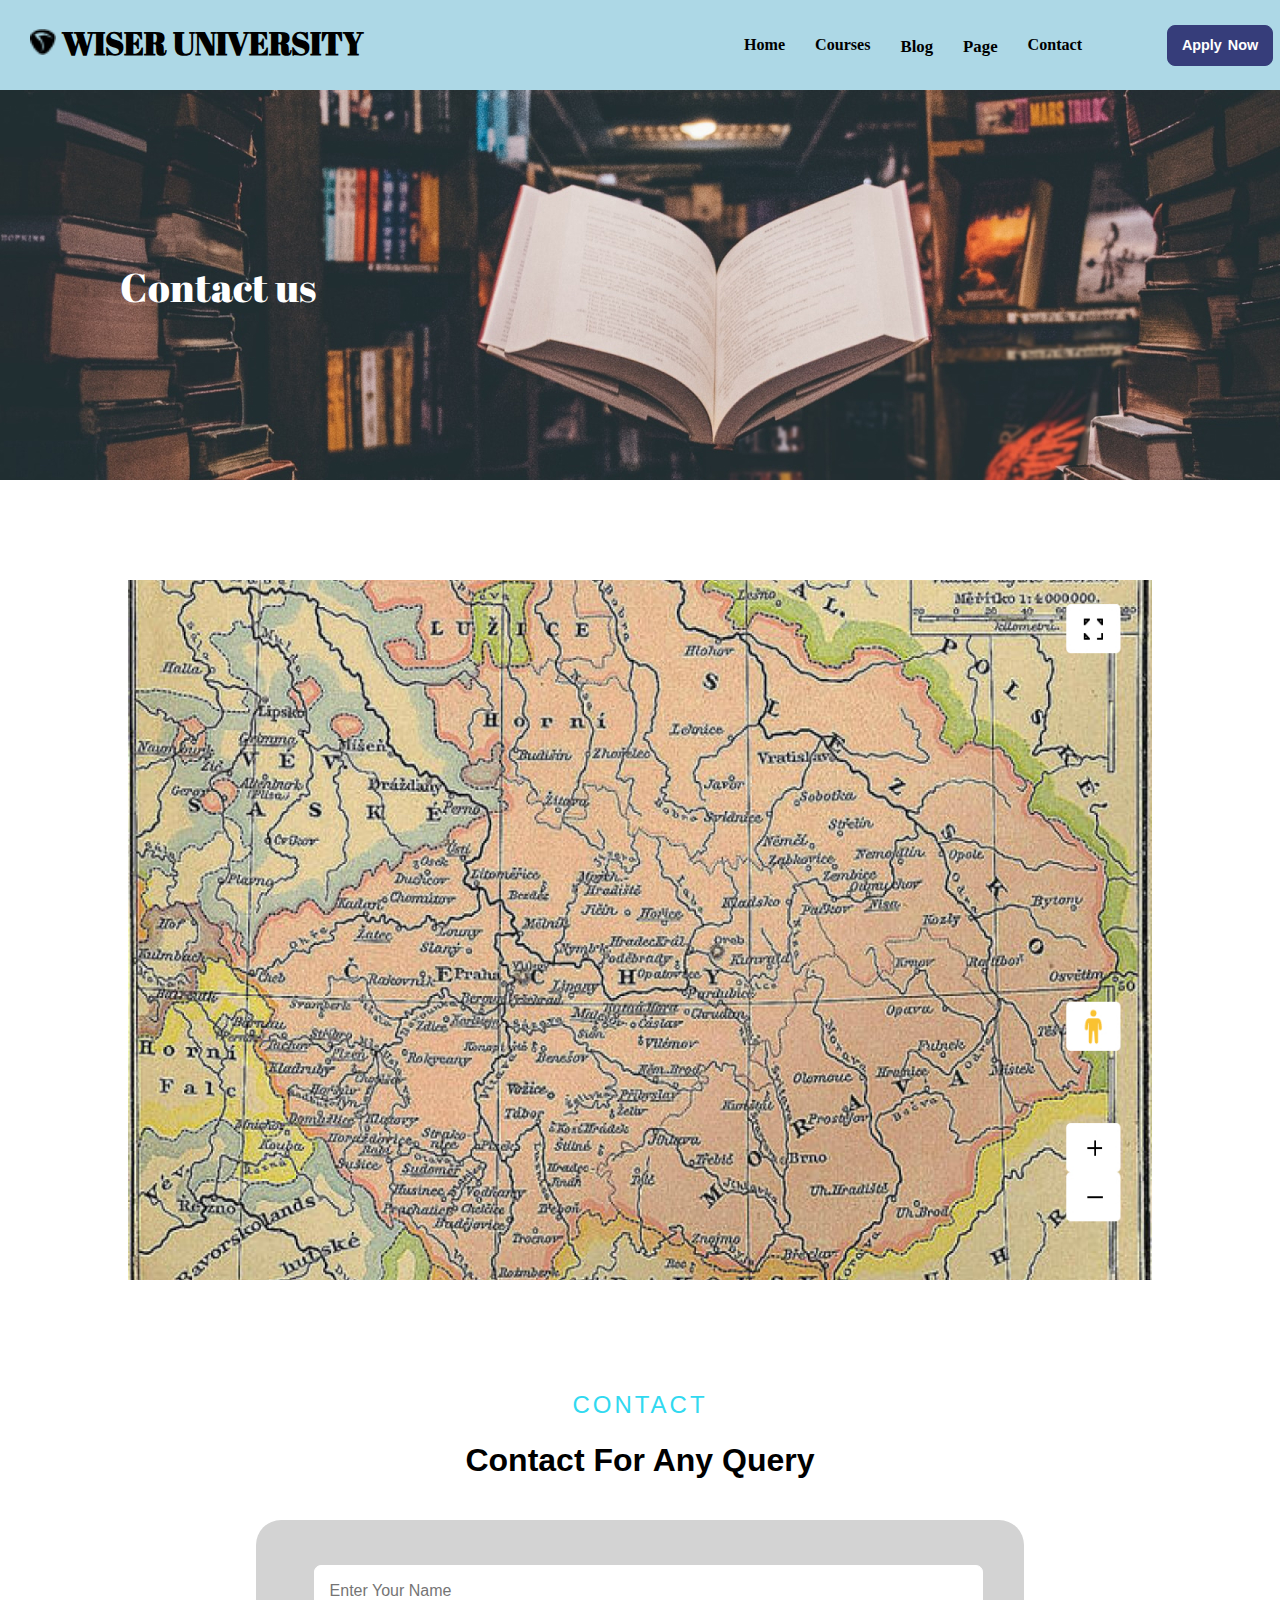
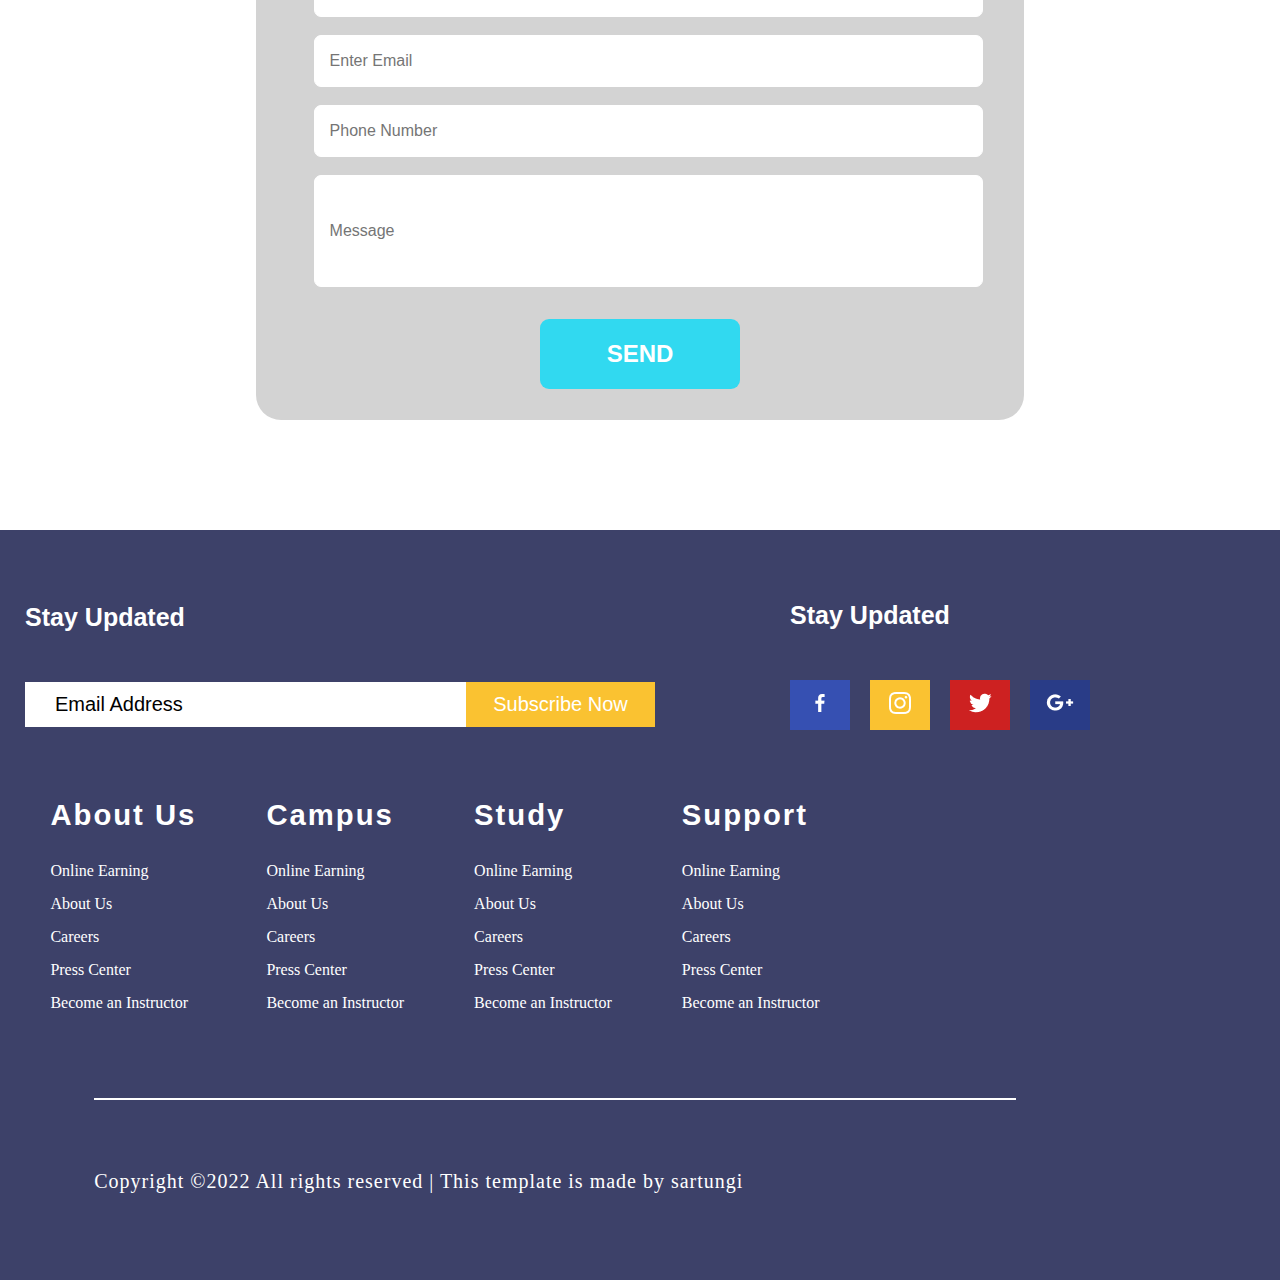
<file: contact.html>
<!DOCTYPE html>
<html>

<head>
  <meta charset="utf-8">
  <meta name="viewport" content="width=device-width">
  <title>Contact Us</title>
  <link href="./css/stylecontact.css" rel="stylesheet" type="text/css" />
  <link rel="icon" href="./images/Vector.png">
  <link rel="preconnect" href="https://fonts.googleapis.com">
  <link rel="preconnect" href="https://fonts.gstatic.com" crossorigin>
  <link href="https://fonts.googleapis.com/css2?family=Abril+Fatface&display=swap" rel="stylesheet">

</head>

<body>

   <!-- /* NAVBAR */ -->
  <div class="nav">
    <h1 class="clg"> <img class="vec" src="./images/Vector.png"> WISER UNIVERSITY </h1>
    <div class="side">
      <a class="link1" target="_blank" href="/index.html">
        <h6 class="home"> Home </h6>
      </a>
      <a class="link1" target="_blank" href="./course.html">
        <h6 class="corses"> Courses </h6>
      </a>

<div class="dropdown"> 
<span class="blog"> Blog </span>
  <div class="content">
<div class="c1"> <a class="a1" target="_blank" href="/blog.html"> Blog </a> </div>
   <div class="c2"> <a class="a1" target="_blank" href="/singleblog.html"> Single Blog </a> </div>
  </div>
</div>

      
     <div class="dropdown2"> 
<span class="page"> Page </span>
  <div class="pagecontent">
<div class="c1"> <a class="a1" target="_blank" href="/eventpage.html"> Event  </a> </div>
   <div class="c2"> <a class="a1" target="_blank" href="eventdetails.html"> Event Details </a> </div>
     <div class="c3"> <a class="a1" target="_blank" href="admission.html"> Admission </a> </div>
     <div class="c4"> <a class="a1" target="_blank" href=""> Elements </a> </div>
  </div>
</div>
      <a class="link1" target="_blank" href="./contact.html">
        <h6 class="con"> Contact </h6>
      </a>
      <a class="link1" target="_blank" href="">
        <h6 class="app"> Apply Now </h6>
      </a>
    </div>
  </div>

  <!-- ourcourses */ -->
  <div class="onimg">
    <div class="txt"> Contact us </div>
  </div>


  <!-- map -->
  <div class="mapping">
    <img class="map" src="./images/map.jpg">
  </div>


  

<!-- Get in touch -->
 


<div class="contactbox"> 
<div class="contact"> CONTACT </div>
  <div class="query"> Contact For Any Query </div>

 <div class="details">
    <div class="name"> <input type="text" class="n1" placeholder="Enter Your Name"> </div>
   <div class="email"> <input type="email" class="e1" placeholder="Enter Email">  </div>
   <div class="phone"> <input type="tel" class="p1" placeholder="Phone Number">  </div>
  <div class="message"> <input type="text" class="m1" placeholder="Message">  </div>
     <button class="send"> SEND </button>
   </div>
</div>

 


  
  <!-- /* FOOTER */ -->
  <div class="footer">
    <div class="insidefooter">

      <div class="stayupdated">
        <div class="su1">
          <div class="stay">Stay Updated</div>
          <div class="esu1">
            <div> Email Address </div>
            <div class="ssu1"> Subscribe Now </div>
          </div>
        </div>
        <div class="su2">
          <div class="stay2">Stay Updated</div>
          <div class="su2img">
            <div class="fac">
              <div class="facimg"> <img src="./images/facebook.png"> </div>
            </div>
            <div class="insta">
              <div class="instaimg"> <img src="./images/insta.png"> </div>
            </div>
            <div class="twitter">
              <div class="twitimg"> <img src="./images/twitter.png"> </div>
            </div>
            <div class="google">
              <div class="googleimg"> <img src="./images/google+.png"> </div>
            </div>
          </div>
        </div>
      </div>

      <div class="fourtopics">

        <div class="aboutus">
          <div class="list1">
            <h3> About Us </h3>
          </div>
          <div class="list11">
            <p>Online Earning</p>
            <p>About Us</p>
            <p>Careers</p>
            <p>Press Center</p>
            <p>Become an Instructor</p>
          </div>
        </div>

        <div class="campus">
          <div class="list2">
            <h3> Campus </h3>
          </div>
          <div class="list22">
            <p>Online Earning</p>
            <p>About Us</p>
            <p>Careers</p>
            <p>Press Center</p>
            <p>Become an Instructor</p>
          </div>
        </div>

        <div class="study">
          <div class="list3">
            <h3> Study </h3>
          </div>
          <div class="list33">
            <p>Online Earning</p>
            <p>About Us</p>
            <p>Careers</p>
            <p>Press Center</p>
            <p>Become an Instructor</p>
          </div>
        </div>

        <div class="support">
          <div class="list4">
            <h3> Support </h3>
          </div>
          <div class="list44">
            <p>Online Earning</p>
            <p>About Us</p>
            <p>Careers</p>
            <p>Press Center</p>
            <p>Become an Instructor</p>
          </div>
        </div>
      </div>
      <div class="end">
        <div class="endline"> </div>
        <div class="endtxt"> Copyright ©2022 All rights reserved | This template is made by sartungi </div>
      </div>
    </div>
  </div>

</body>

</html>
</file>
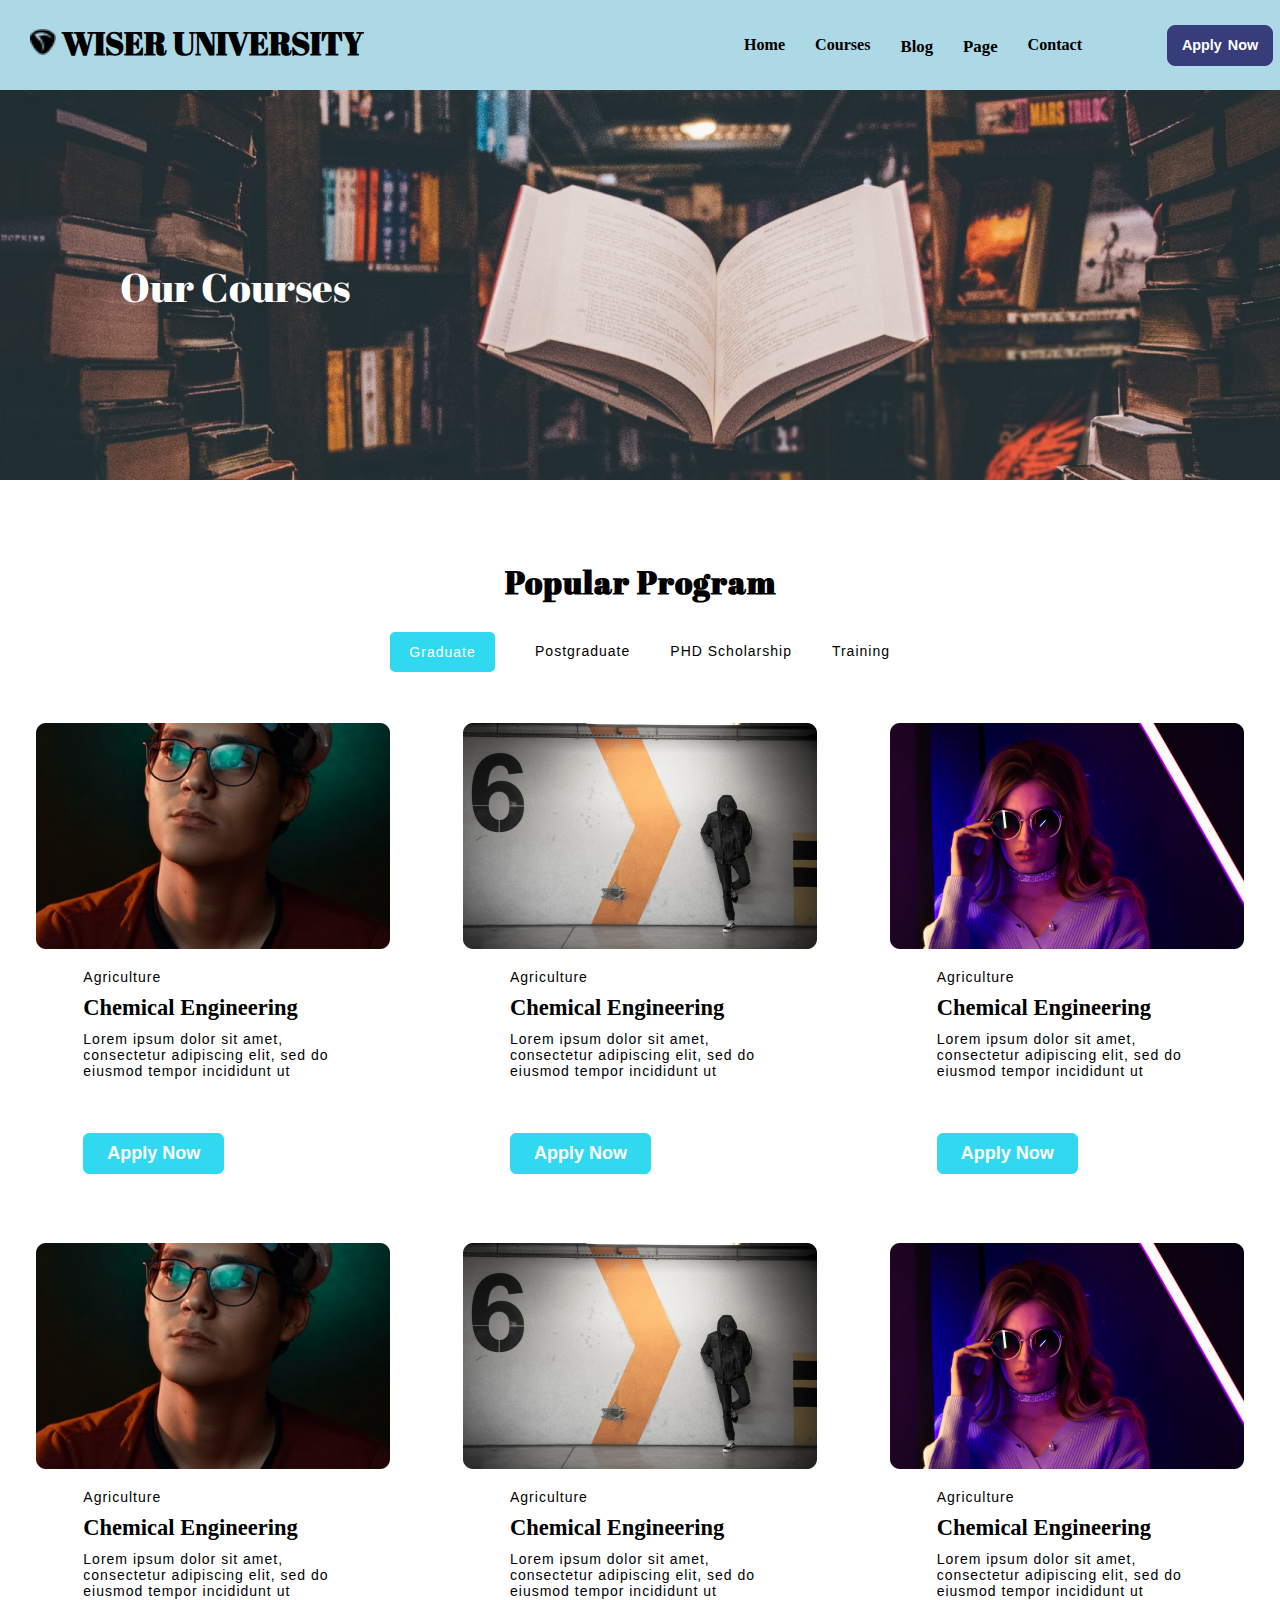
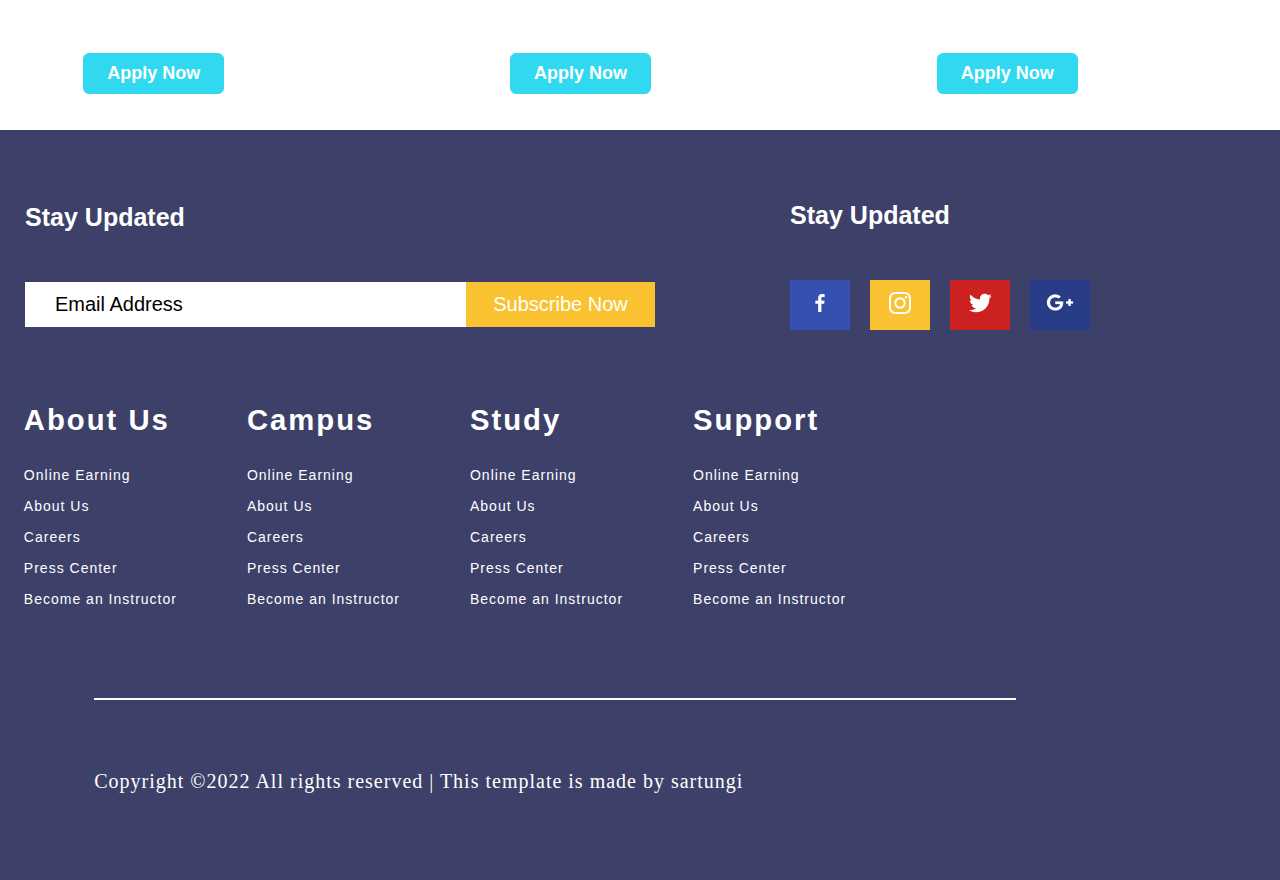
<file: course.html>
<!DOCTYPE html>
<html>

<head>
  <meta charset="utf-8">
  <meta name="viewport" content="width=device-width">
  <title>Our Courses</title>
  <link href="./css/stylecourse.css" rel="stylesheet" type="text/css" />
  <link rel="icon" href="./images/Vector.png">
  <link rel="preconnect" href="https://fonts.googleapis.com">
  <link rel="preconnect" href="https://fonts.gstatic.com" crossorigin>
  <link href="https://fonts.googleapis.com/css2?family=Abril+Fatface&display=swap" rel="stylesheet">

</head>

<body>

   <!-- /* NAVBAR */ -->
  <div class="nav">
    <h1 class="clg"> <img class="vec" src="./images/Vector.png"> WISER UNIVERSITY </h1>
    <div class="side">
      <a class="link1" target="_blank" href="/index.html">
        <h6 class="home"> Home </h6>
      </a>
      <a class="link1" target="_blank" href="./course.html">
        <h6 class="corses"> Courses </h6>
      </a>

<div class="dropdown"> 
<span class="blog"> Blog </span>
  <div class="content">
<div class="c1"> <a class="a1" target="_blank" href="/blog.html"> Blog </a> </div>
   <div class="c2"> <a class="a1" target="_blank" href="/singleblog.html"> Single Blog </a> </div>
  </div>
</div>

      
     <div class="dropdown2"> 
<span class="page"> Page </span>
  <div class="pagecontent">
<div class="c1"> <a class="a1" target="_blank" href="/eventpage.html"> Event  </a> </div>
   <div class="c2"> <a class="a1" target="_blank" href="eventdetails.html"> Event Details </a> </div>
     <div class="c3"> <a class="a1" target="_blank" href="admission.html"> Admission </a> </div>
     <div class="c4"> <a class="a1" target="_blank" href=""> Elements </a> </div>
  </div>
</div>
      <a class="link1" target="_blank" href="./contact.html">
        <h6 class="con"> Contact </h6>
      </a>
      <a class="link1" target="_blank" href="">
        <h6 class="app"> Apply Now </h6>
      </a>
    </div>
  </div>

  <!-- ourcourses */ -->
  <div class="onimg">
    <div class="txt"> Our Courses </div>
  </div>

  <!-- /* POPULAR PROGRAM 3 IMAGES */ -->
  <div class="popu">
    <h1 class="top"> Popular Program </h1>
    <div class="graduate">
      <p class="g"> Graduate </p>
      <p> Postgraduate </p>
      <p> PHD Scholarship </p>
      <p> Training </p>
    </div>

    <div class="three">
      <div class="img1">
        <img src="./images/3img1.png">
        <div class="img1txt">
          <p> Agriculture </p>
          <h2> Chemical Engineering </h2>
          <p> Lorem ipsum dolor sit amet, consectetur adipiscing elit, sed do eiusmod tempor incididunt ut </p>
          <div class="now1">
            <h2> Apply Now</h2>
          </div>
        </div>
      </div>
      <div class="img2">
        <img src="./images/3img2.png">
        <div class="img2txt">
          <p> Agriculture </p>
          <h2> Chemical Engineering </h2>
          <p> Lorem ipsum dolor sit amet, consectetur adipiscing elit, sed do eiusmod tempor incididunt ut </p>
          <div class="now3">
            <h2> Apply Now</h2>
          </div>
        </div>
      </div>
      <div class="img3">
        <img src="./images/3img3.png">
        <div class="img3txt">
          <p> Agriculture </p>
          <h2> Chemical Engineering </h2>
          <p> Lorem ipsum dolor sit amet, consectetur adipiscing elit, sed do eiusmod tempor incididunt ut </p>
          <div class="now3">
            <h2> Apply Now</h2>
          </div>
        </div>
      </div>
    </div>

    <div class="dusra">
    <div class="three">
      <div class="img1">
        <img src="./images/3img1.png">
        <div class="img1txt">
          <p> Agriculture </p>
          <h2> Chemical Engineering </h2>
          <p> Lorem ipsum dolor sit amet, consectetur adipiscing elit, sed do eiusmod tempor incididunt ut </p>
          <div class="now1">
            <h2> Apply Now</h2>
          </div>
        </div>
      </div>
      <div class="img2">
        <img src="./images/3img2.png">
        <div class="img2txt">
          <p> Agriculture </p>
          <h2> Chemical Engineering </h2>
          <p> Lorem ipsum dolor sit amet, consectetur adipiscing elit, sed do eiusmod tempor incididunt ut </p>
          <div class="now3">
            <h2> Apply Now</h2>
          </div>
        </div>
      </div>
      <div class="img3">
        <img src="./images/3img3.png">
        <div class="img3txt">
          <p> Agriculture </p>
          <h2> Chemical Engineering </h2>
          <p> Lorem ipsum dolor sit amet, consectetur adipiscing elit, sed do eiusmod tempor incididunt ut </p>
          <div class="now3">
            <h2> Apply Now</h2>
          </div>
        </div>
      </div>
    </div>
  </div>
    </div>

  <!-- /* FOOTER */ -->
  <div class="footer">
    <div class="insidefooter">

      <div class="stayupdated">
        <div class="su1">
          <div class="stay">Stay Updated</div>
          <div class="esu1">
            <div> Email Address </div>
            <div class="ssu1"> Subscribe Now </div>
          </div>
        </div>
        <div class="su2">
          <div class="stay2">Stay Updated</div>
          <div class="su2img">
            <div class="fac">
              <div class="facimg"> <img src="./images/facebook.png"> </div>
            </div>
            <div class="insta">
              <div class="instaimg"> <img src="./images/insta.png"> </div>
            </div>
            <div class="twitter">
              <div class="twitimg"> <img src="./images/twitter.png"> </div>
            </div>
            <div class="google">
              <div class="googleimg"> <img src="./images/google+.png"> </div>
            </div>
          </div>
        </div>
      </div>

      <div class="fourtopics">

        <div class="aboutus">
          <div class="list1">
            <h3> About Us </h3>
          </div>
          <div class="list11">
            <p>Online Earning</p>
            <p>About Us</p>
            <p>Careers</p>
            <p>Press Center</p>
            <p>Become an Instructor</p>
          </div>
        </div>

        <div class="campus">
          <div class="list2">
            <h3> Campus </h3>
          </div>
          <div class="list22">
            <p>Online Earning</p>
            <p>About Us</p>
            <p>Careers</p>
            <p>Press Center</p>
            <p>Become an Instructor</p>
          </div>
        </div>

        <div class="study">
          <div class="list3">
            <h3> Study </h3>
          </div>
          <div class="list33">
            <p>Online Earning</p>
            <p>About Us</p>
            <p>Careers</p>
            <p>Press Center</p>
            <p>Become an Instructor</p>
          </div>
        </div>

        <div class="support">
          <div class="list4">
            <h3> Support </h3>
          </div>
          <div class="list44">
            <p>Online Earning</p>
            <p>About Us</p>
            <p>Careers</p>
            <p>Press Center</p>
            <p>Become an Instructor</p>
          </div>
        </div>
      </div>
      <div class="end">
        <div class="endline"> </div>
        <div class="endtxt"> Copyright ©2022 All rights reserved | This template is made by sartungi </div>
      </div>
    </div>
  </div>
  

  

  


</body>

</html>
</file>
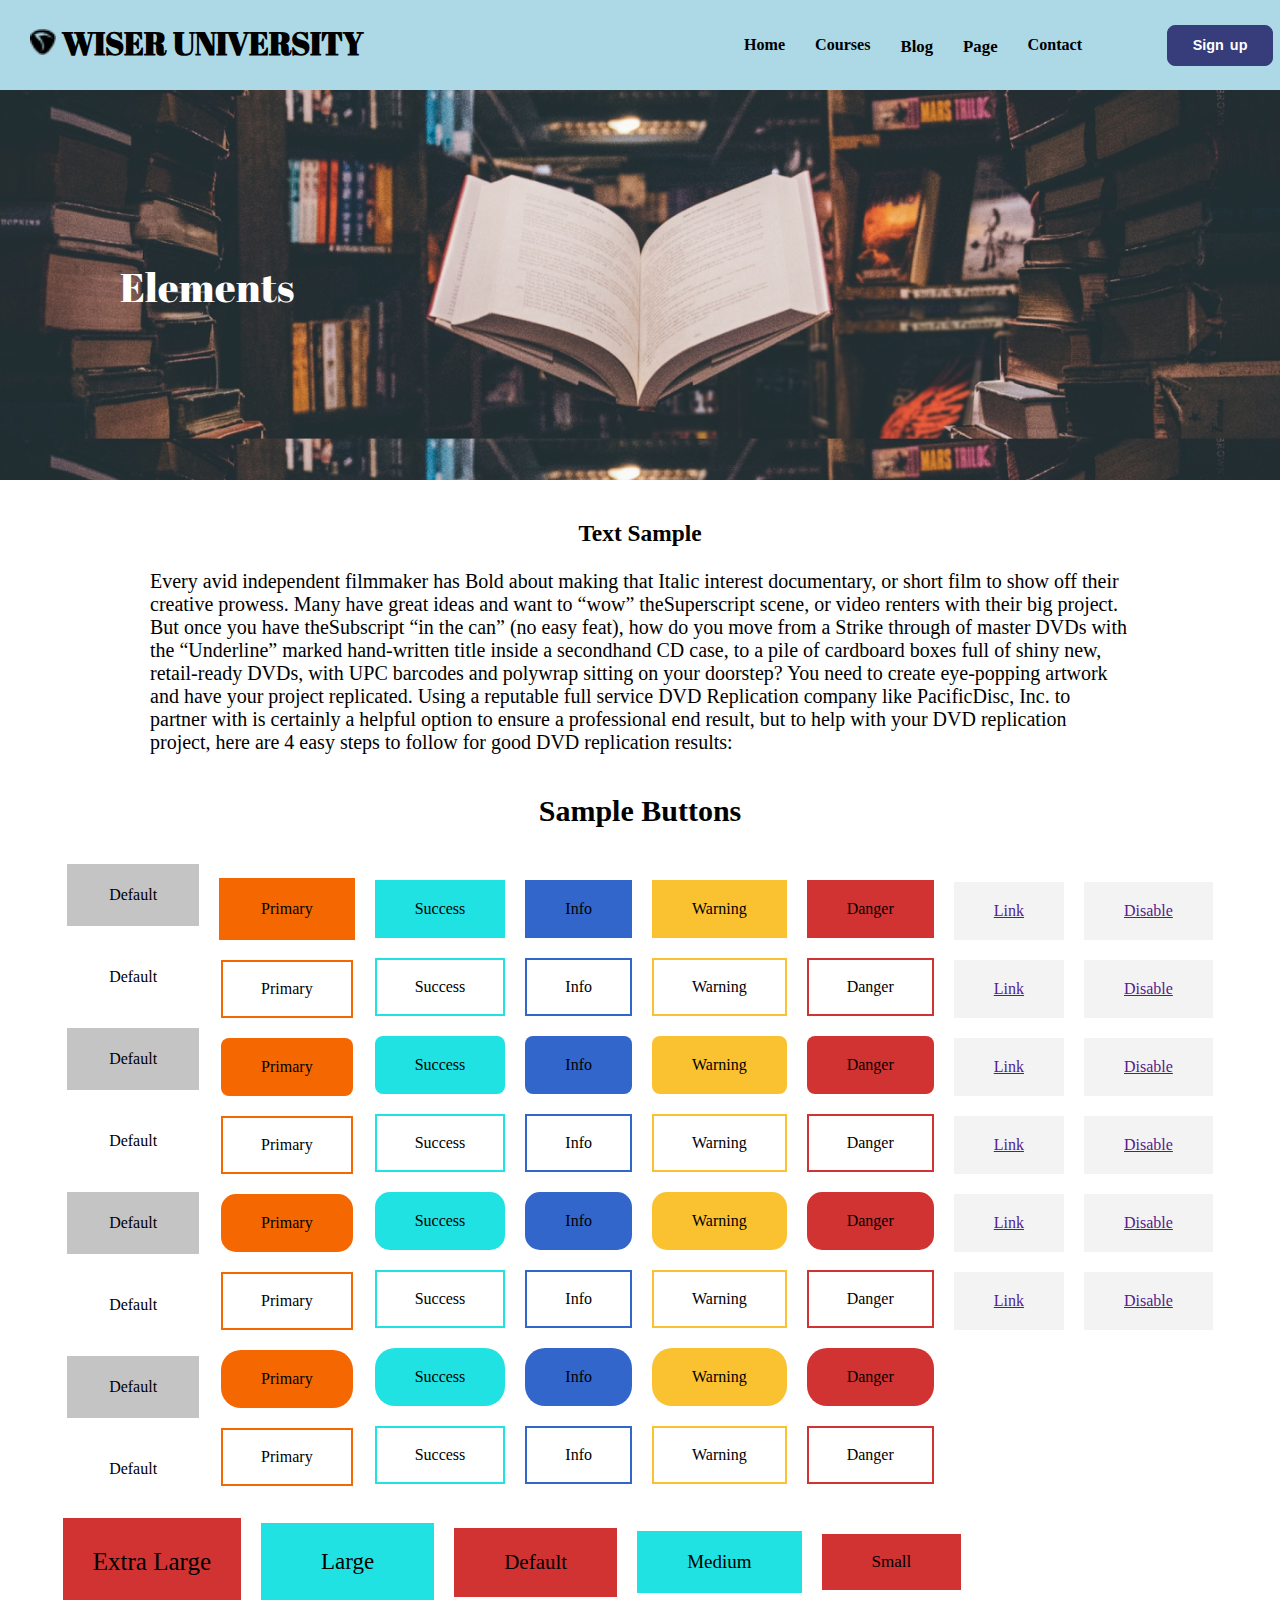
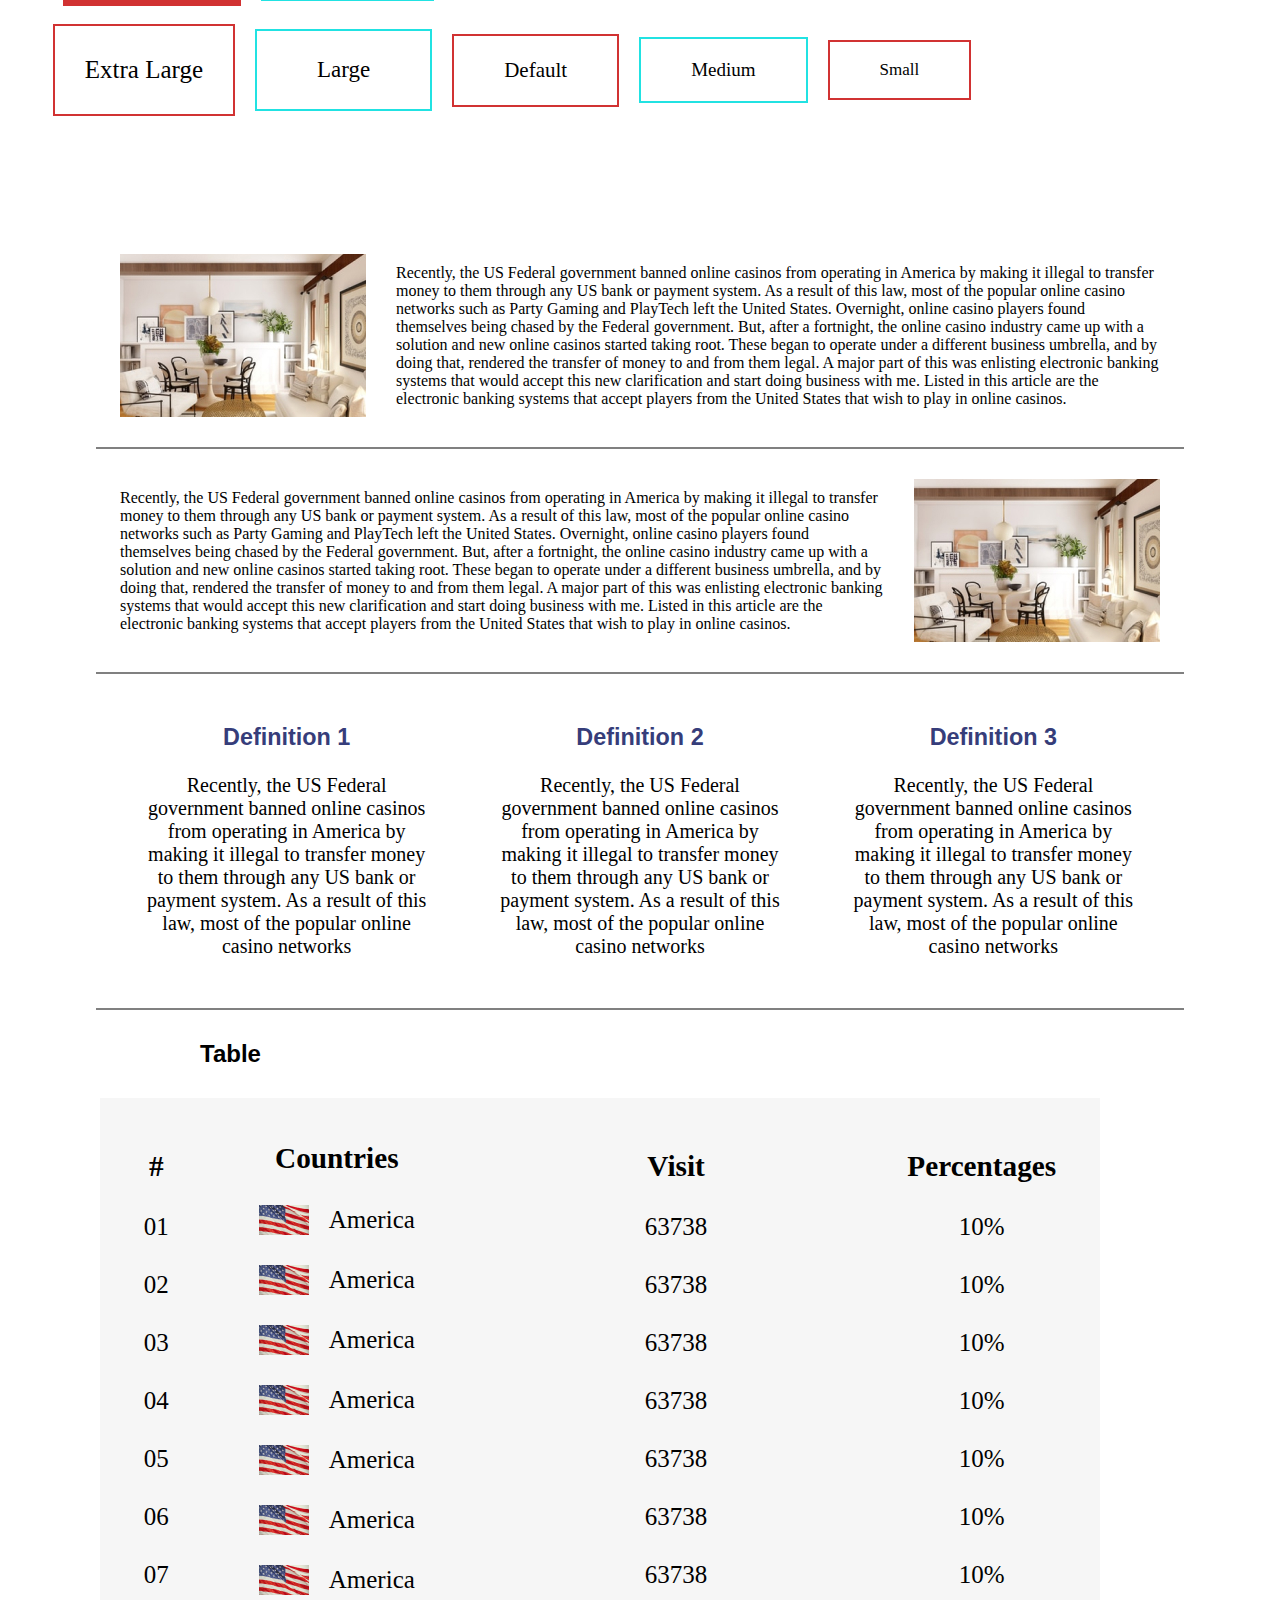
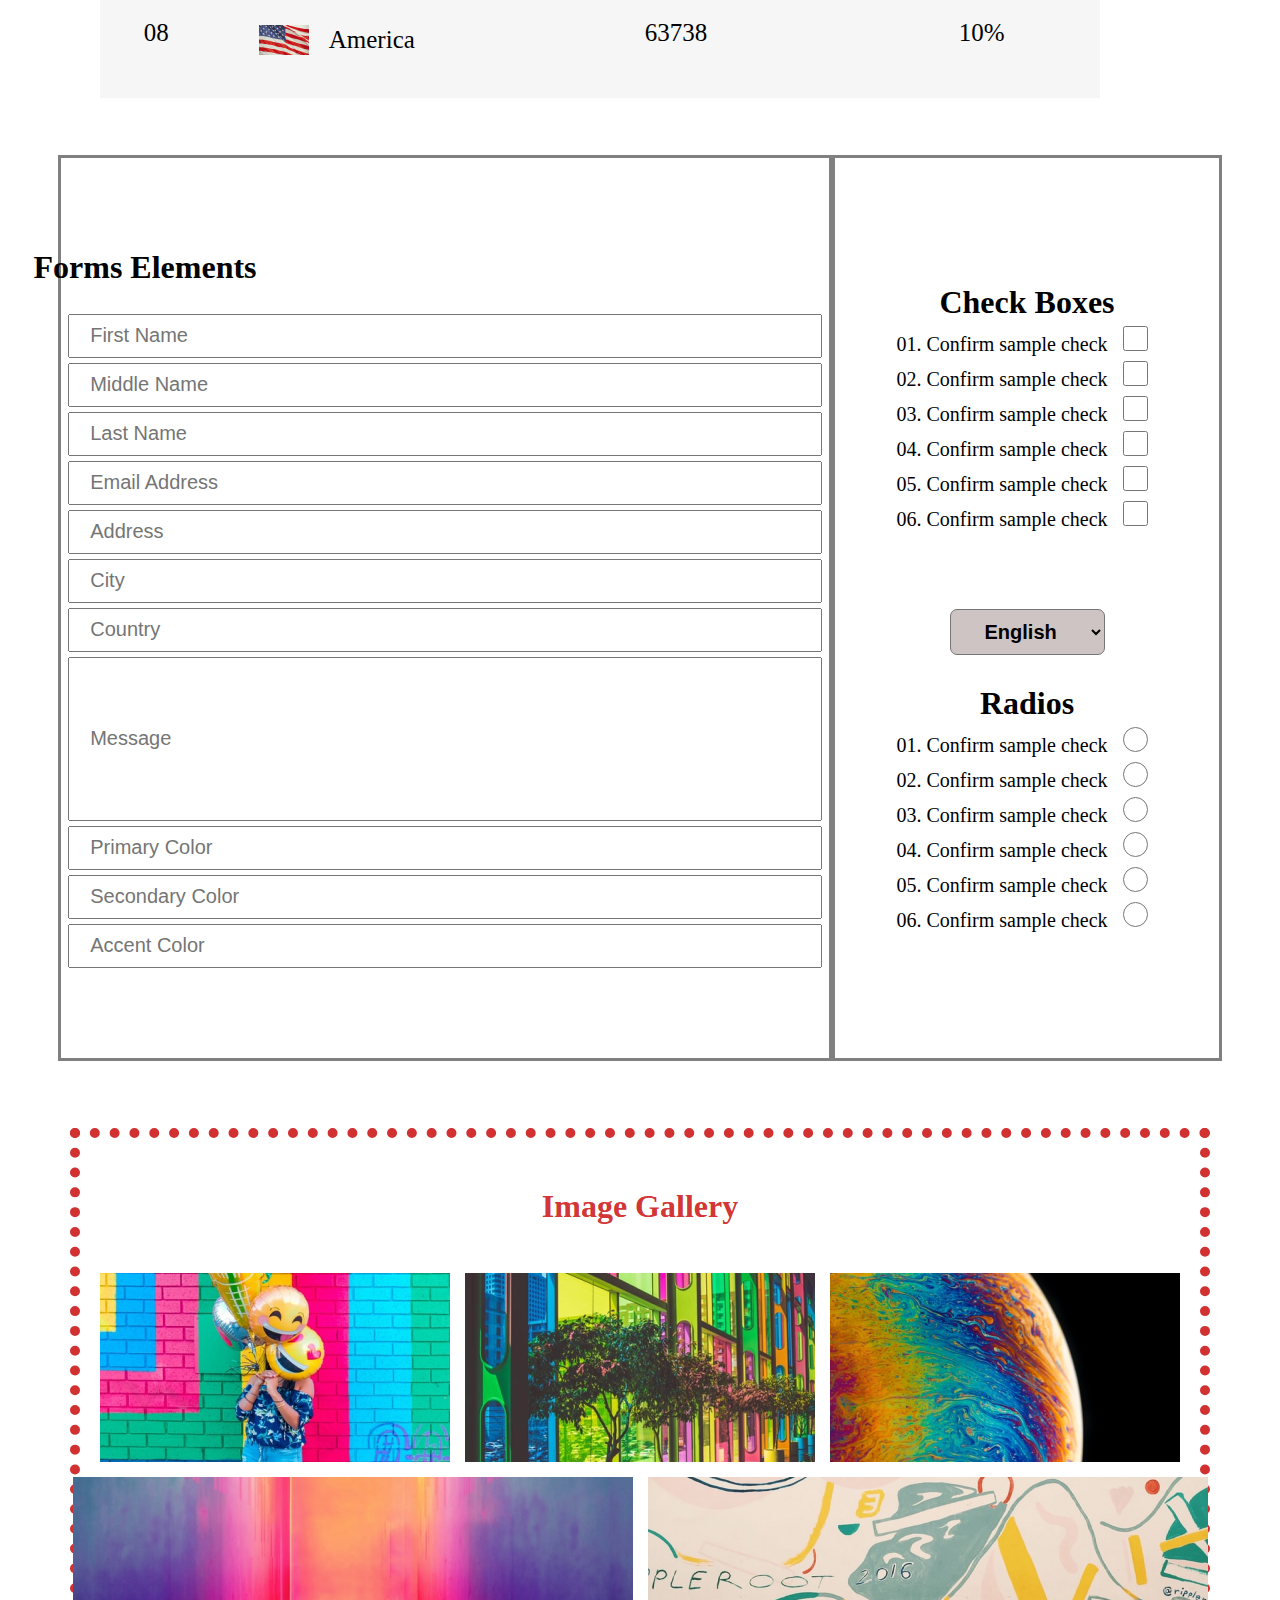
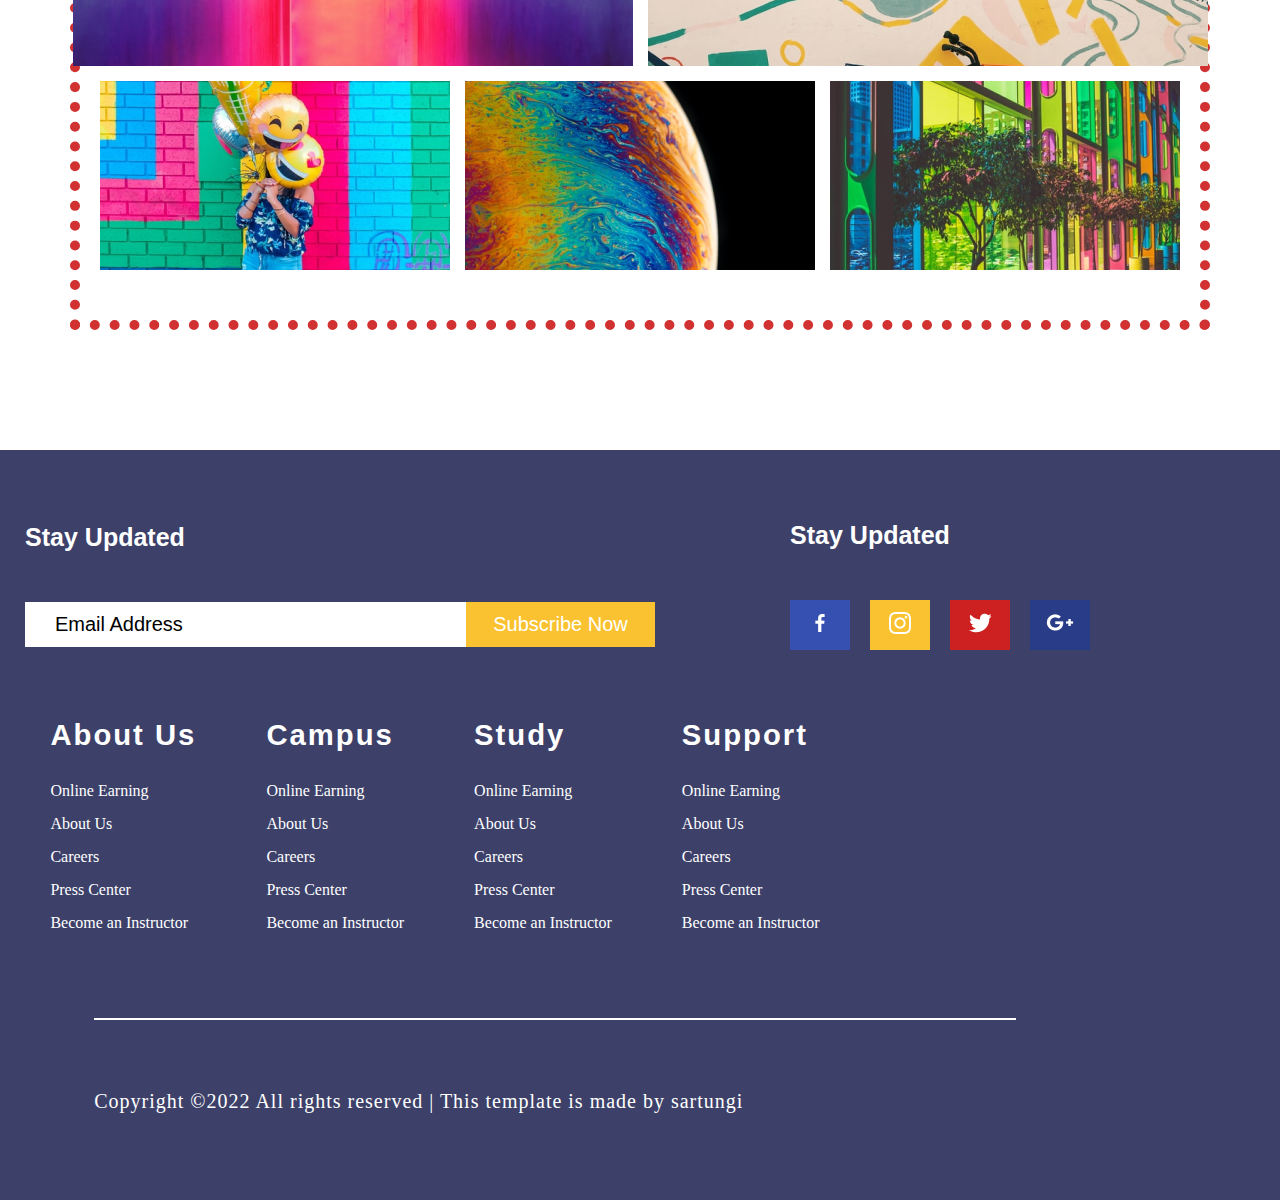
<file: elements.html>
<!DOCTYPE html>
<html>

<head>
  <meta charset="utf-8">
  <meta name="viewport" content="width=device-width">
  <title>Elements</title>
  <link href="./css/styleelements.css" rel="stylesheet" type="text/css" />
  <link rel="icon" href="./images/Vector.png">
  <link rel="preconnect" href="https://fonts.googleapis.com">
  <link rel="preconnect" href="https://fonts.gstatic.com" crossorigin>
  <link href="https://fonts.googleapis.com/css2?family=Abril+Fatface&display=swap" rel="stylesheet">

</head>

<body>

  <!-- /* NAVBAR */ -->
  <div class="nav">
    <h1 class="clg"> <img class="vec" src="./images/Vector.png"> WISER UNIVERSITY </h1>
    <div class="side">
      <a class="link1" target="_blank" href="/index.html">
        <h6 class="home"> Home </h6>
      </a>
      <a class="link1" target="_blank" href="./course.html">
        <h6 class="corses"> Courses </h6>
      </a>

      <div class="dropdown">
        <span class="blog"> Blog </span>
        <div class="content">
          <div class="c1"> <a class="a1" target="_blank" href="/blog.html"> Blog </a> </div>
          <div class="c2"> <a class="a1" target="_blank" href="/singleblog.html"> Single Blog </a> </div>
        </div>
      </div>


      <div class="dropdown2">
        <span class="page"> Page </span>
        <div class="pagecontent">
          <div class="c1"> <a class="a1" target="_blank" href="/eventpage.html"> Event </a> </div>
          <div class="c2"> <a class="a1" target="_blank" href="eventdetails.html"> Event Details </a> </div>
          <div class="c3"> <a class="a1" target="_blank" href="admission.html"> Admission </a> </div>
          <div class="c4"> <a class="a1" target="_blank" href="elements.html"> Elements </a> </div>
        </div>
      </div>
      <a class="link1" target="_blank" href="./contact.html">
        <h6 class="con"> Contact </h6>
      </a>
      <a class="link1" target="_blank" href="./signup.html">
        <h6 class="app"> Sign up </h6>
      </a>
    </div>
  </div>

  <!-- blog */ -->
  <div class="onimg">
    <div class="txt"> Elements </div>
  </div>

  <!-- /* para */ -->
  <div class="para">
    <h3> Text Sample</h3>
    </br>
    <p> Every avid independent filmmaker has Bold about making that Italic interest documentary, or short film to show
      off their creative prowess. Many have great ideas and want to “wow” theSuperscript scene, or video renters with
      their big project. But once you have theSubscript “in the can” (no easy feat), how do you move from a Strike
      through of master DVDs with the “Underline” marked hand-written title inside a secondhand CD case, to a pile of
      cardboard boxes full of shiny new, retail-ready DVDs, with UPC barcodes and polywrap sitting on your doorstep? You
      need to create eye-popping artwork and have your project replicated. Using a reputable full service DVD
      Replication company like PacificDisc, Inc. to partner with is certainly a helpful option to ensure a professional
      end result, but to help with your DVD replication project, here are 4 easy steps to follow for good DVD
      replication results:</p>
  </div>

  <!-- bht saare div -->
  <div class="sample"> Sample Buttons </div>
  </br> </br>
  <div class="manydiv">
    <div class="divline1">
      <div class="defg"> Default </div>
      <div class="defw"> Default </div>
      <div class="defg"> Default </div>
      <div class="defw"> Default </div>
      <div class="defg"> Default </div>
      <div class="defw"> Default </div>
      <div class="defg"> Default </div>
      <div class="defw"> Default </div>
    </div>

    <!-- 2nd line -->
    <div class="divline1">
      <div class="pri1"> Primary </div>
      <div class="pri2"> Primary </div>
      <div class="pri3">Primary </div>
      <div class="pri4"> Primary</div>
      <div class="pri5">Primary </div>
      <div class="pri6"> Primary</div>
      <div class="pri7">Primary </div>
      <div class="pri8">Primary </div>
    </div>

    <!-- 3rd line -->
    <div class="divline1">
      <div class="suc1"> Success </div>
      <div class="suc2"> Success </div>
      <div class="suc3">Success </div>
      <div class="suc4"> Success</div>
      <div class="suc5">Success </div>
      <div class="suc6"> Success</div>
      <div class="suc7">Success </div>
      <div class="suc8">Success </div>
    </div>

    <!-- 4th line -->
    <div class="divline1">
      <div class="info1"> Info </div>
      <div class="info2"> Info </div>
      <div class="info3">Info </div>
      <div class="info4"> Info</div>
      <div class="info5">Info </div>
      <div class="info6"> Info</div>
      <div class="info7">Info </div>
      <div class="info8">Info </div>
    </div>

    <!-- 5th line -->
    <div class="divline1">
      <div class="warn1"> Warning </div>
      <div class="warn2"> Warning </div>
      <div class="warn3">Warning </div>
      <div class="warn4"> Warning</div>
      <div class="warn5">Warning </div>
      <div class="warn6"> Warning</div>
      <div class="warn7">Warning </div>
      <div class="warn8">Warning </div>
    </div>

    <!-- 6th line -->
    <div class="divline1">
      <div class="dang1"> Danger </div>
      <div class="dang2"> Danger </div>
      <div class="dang3">Danger </div>
      <div class="dang4"> Danger</div>
      <div class="dang5">Danger </div>
      <div class="dang6"> Danger</div>
      <div class="dang7">Danger </div>
      <div class="dang8">Danger </div>
    </div>

    <div class="linkanddis">
      <!-- 7th line -->
      <div class="divline1">
        <div class="link11"> <a href=""> Link </a> </div>
        <div class="link21"> <a href=""> Link </a> </div>
        <div class="link31"><a href=""> Link </a> </div>
        <div class="link41"> <a href=""> Link </a></div>
        <div class="link51"><a href=""> Link </a> </div>
        <div class="link61"> <a href=""> Link </a></div>

      </div>

      <!-- 8th line -->
      <div class="divline1">
        <div class="disable1"> <a href="">Disable </a> </div>
        <div class="disable2"> <a href=""> Disable </a> </div>
        <div class="disable3"><a href="">Disable </a> </div>
        <div class="disable4"> <a href="">Disable </a></div>
        <div class="disable5"><a href="">Disable </a> </div>
        <div class="disable6"> <a href="">Disable </a></div>
      </div>

    </div>
  </div>

  </br>
  <!-- extra large to small -->
  <div class="bglarge">
    <div class="exlarge"> Extra Large </div>
    <div class="large"> Large</div>
    <div class="default"> Default</div>
    <div class="medium">Medium </div>
    <div class="small"> Small</div>
  </div>
  </br>
  <div class="borderlarge">
    <div class="exlarge1"> Extra Large </div>
    <div class="large1"> Large</div>
    <div class="default1"> Default</div>
    <div class="medium1">Medium </div>
    <div class="small1"> Small</div>
  </div>
  </br>
  </br>
  </br>
  </br>
  </br>
  </br>
  <!-- aligned -->
  <div class="align">
    <div class="leftalign">
      <img class="room1" src="./images/room.jpg">
      <p> Recently, the US Federal government banned online casinos from operating in America by making it illegal to
        transfer money to them through any US bank or payment system. As a result of this law, most of the popular
        online casino networks such as Party Gaming and PlayTech left the United States. Overnight, online casino
        players found themselves being chased by the Federal government. But, after a fortnight, the online casino
        industry came up with a solution and new online casinos started taking root. These began to operate under a
        different business umbrella, and by doing that, rendered the transfer of money to and from them legal. A major
        part of this was enlisting electronic banking systems that would accept this new clarification and start doing
        business with me. Listed in this article are the electronic banking systems that accept players from the United
        States that wish to play in online casinos. </p>
    </div>

    <div class="linebreak"> </div>

    <div class="leftalign">

      <p> Recently, the US Federal government banned online casinos from operating in America by making it illegal to
        transfer money to them through any US bank or payment system. As a result of this law, most of the popular
        online casino networks such as Party Gaming and PlayTech left the United States. Overnight, online casino
        players found themselves being chased by the Federal government. But, after a fortnight, the online casino
        industry came up with a solution and new online casinos started taking root. These began to operate under a
        different business umbrella, and by doing that, rendered the transfer of money to and from them legal. A major
        part of this was enlisting electronic banking systems that would accept this new clarification and start doing
        business with me. Listed in this article are the electronic banking systems that accept players from the United
        States that wish to play in online casinos. </p>
      <img class="room1" src="./images/room.jpg">
    </div>

    <div class="linebreak"> </div>

  </div>

  <!-- definition -->
  <div class="defline">
    <div class="definition">
      <div class="definition1">
        <h3 class="h3"> Definition 1 </h3>
        </br>
        Recently, the US Federal government banned online casinos from operating in America by making it illegal to
        transfer money to them through any US bank or payment system. As a result of this law, most of the popular
        online casino networks
      </div>

      <div class="definition1">
        <h3 class="h3"> Definition 2 </h3>
        </br>
        Recently, the US Federal government banned online casinos from operating in America by making it illegal to
        transfer money to them through any US bank or payment system. As a result of this law, most of the popular
        online casino networks
      </div>

      <div class="definition1">
        <h3 class="h3"> Definition 3 </h3>
        </br>
        Recently, the US Federal government banned online casinos from operating in America by making it illegal to
        transfer money to them through any US bank or payment system. As a result of this law, most of the popular
        online casino networks
      </div>

    </div>
    <div class="linebreak"> </div>
  </div>

  <!-- table -->
  <div class="table">
    <h2> Table </h2>
  </div>

  <div class="america">
    <div class="hash">
      <h3> # </h3>
      <div> 01 </div>
      <div> 02 </div>
      <div> 03</div>
      <div> 04</div>
      <div>05 </div>
      <div>06 </div>
      <div>07 </div>
      <div>08 </div>
    </div>

    <div class="countries">
      <h3> Countries </h3>
      <div class="flag"> <img src="./images/america.png"> America </div>
      <div class="flag"> <img src="./images/america.png"> America </div>
      <div class="flag"> <img src="./images/america.png"> America </div>
      <div class="flag"> <img src="./images/america.png"> America </div>
      <div class="flag"> <img src="./images/america.png"> America </div>
      <div class="flag"> <img src="./images/america.png"> America </div>
      <div class="flag"> <img src="./images/america.png"> America </div>
      <div class="flag"> <img src="./images/america.png"> America </div>

    </div>


    <div class="visit">
      <h3> Visit </h3>
      <div> 63738 </div>
      <div> 63738 </div>
      <div>63738</div>
      <div> 63738</div>
      <div>63738</div>
      <div>63738 </div>
      <div>63738 </div>
      <div>63738 </div>
    </div>

    <div class="percentages">
      <h3> Percentages </h3>
      <div> 10% </div>
      <div> 10% </div>
      <div> 10% </div>
      <div> 10% </div>
      <div> 10% </div>
      <div> 10% </div>
      <div> 10% </div>
      <div> 10% </div>
    </div>

  </div>

  <!-- form elements -->
  <div class="formsandbutton">

    <div class="form">
      <h1 style="left:-300px;"> Forms Elements </h1>
      </br>
      <input class="form1" type="text" placeholder="First Name">
      <input class="form1" type="text" placeholder="Middle Name">
      <input class="form1" type="text" placeholder="Last Name">
      <input class="form1" type="text" placeholder="Email Address">
      <input class="form1" type="text" placeholder="Address">
      <input class="form1" type="text" placeholder="City">
      <input class="form1" type="text" placeholder="Country">
      <input class="form12" type="text" placeholder="Message">
      <input class="form1" type="text" placeholder="Primary Color">
      <input class="form1" type="text" placeholder="Secondary Color">
      <input class="form1" type="text" placeholder="Accent Color">
    </div>



    <div class="button">
      <div class="check">
        <h1> Check Boxes </h1>
        <div>
          <label class="check1 ">01. Confirm sample check </label>
          <input class="check0" type="checkbox">
        </div>
        <div>
          <label class="check1 ">02. Confirm sample check </label>
          <input class="check0" type="checkbox">
        </div>
        <div>
          <label class="check1 ">03. Confirm sample check </label>
          <input class="check0" type="checkbox">
        </div>
        <div>
          <label class="check1 ">04. Confirm sample check </label>
          <input class="check0" type="checkbox">
        </div>
        <div>
          <label class="check1 ">05. Confirm sample check </label>
          <input class="check0" type="checkbox">
        </div>
        <div>
          <label class="check1 ">06. Confirm sample check </label>
          <input class="check0" type="checkbox">
        </div>
      </div>
    
    </br>

      <select class="select">
        <option> English </option>
        <option> Hindi </option>
        <option> Punjabi </option>
        <option> Nepali </option>
        <option> Korean </option>
      </select>


 <div class="radio">
        <h1> Radios </h1>
        <div class="rc">
          <label class="radio1 ">01. Confirm sample check </label>
          <input class="radio0" type="radio">
        </div>
        <div>
          <label class="radio1 ">02. Confirm sample check </label>
          <input class="radio0" type="radio">
        </div>
        <div>
          <label class="radio1 ">03. Confirm sample check </label>
          <input class="radio0" type="radio">
        </div>
        <div>
          <label class="radio1 ">04. Confirm sample check </label>
          <input class="radio0" type="radio">
        </div>
        <div>
          <label class="radio1 ">05. Confirm sample check </label>
          <input class="radio0" type="radio">
        </div>
        <div>
          <label class="radio1 ">06. Confirm sample check </label>
          <input class="radio0" type="radio">
        </div>
      </div>
      
    </div>
  </div>


  <div class="gallery">
    <h1 style="color: #CE2222ED;"> Image Gallery </h1>
  </br>
    <div class="allimages">
      <div class="image0"> 
        <img class="im" src="./images/image1.png"> 
        <img class="im" src="./images/image2.png"> 
        <img class="im" src="./images/image5.png"> 
      </div>
      <div class="image0" > 
        <img class="im" src="./images/image3.png"> 
        <img class="im" src="./images/image4.png">  
      </div>
      <div class="image0" > 
        <img class="im" src="images/image6.png"> 
        <img class="im" src="images/image5.png"> 
        <img class="im" src="images/image7.png"> 
      </div>
    </div>
  </div>

























































  <!-- /* FOOTER */ -->
  <div class="footer">
    <div class="insidefooter">

      <div class="stayupdated">
        <div class="su1">
          <div class="stay">Stay Updated</div>
          <div class="esu1">
            <div> Email Address </div>
            <div class="ssu1"> Subscribe Now </div>
          </div>
        </div>
        <div class="su2">
          <div class="stay2">Stay Updated</div>
          <div class="su2img">
            <div class="fac">
              <div class="facimg"> <img src="./images/facebook.png"> </div>
            </div>
            <div class="insta">
              <div class="instaimg"> <img src="./images/insta.png"> </div>
            </div>
            <div class="twitter">
              <div class="twitimg"> <img src="./images/twitter.png"> </div>
            </div>
            <div class="google">
              <div class="googleimg"> <img src="./images/google+.png"> </div>
            </div>
          </div>
        </div>
      </div>

      <div class="fourtopics">

        <div class="aboutus">
          <div class="list1">
            <h3> About Us </h3>
          </div>
          <div class="list11">
            <p>Online Earning</p>
            <p>About Us</p>
            <p>Careers</p>
            <p>Press Center</p>
            <p>Become an Instructor</p>
          </div>
        </div>

        <div class="campus">
          <div class="list2">
            <h3> Campus </h3>
          </div>
          <div class="list22">
            <p>Online Earning</p>
            <p>About Us</p>
            <p>Careers</p>
            <p>Press Center</p>
            <p>Become an Instructor</p>
          </div>
        </div>

        <div class="study">
          <div class="list3">
            <h3> Study </h3>
          </div>
          <div class="list33">
            <p>Online Earning</p>
            <p>About Us</p>
            <p>Careers</p>
            <p>Press Center</p>
            <p>Become an Instructor</p>
          </div>
        </div>

        <div class="support">
          <div class="list4">
            <h3> Support </h3>
          </div>
          <div class="list44">
            <p>Online Earning</p>
            <p>About Us</p>
            <p>Careers</p>
            <p>Press Center</p>
            <p>Become an Instructor</p>
          </div>
        </div>
      </div>
      <div class="end">
        <div class="endline"> </div>
        <div class="endtxt"> Copyright ©2022 All rights reserved | This template is made by sartungi </div>
      </div>
    </div>
  </div>







</body>

</html>
</file>
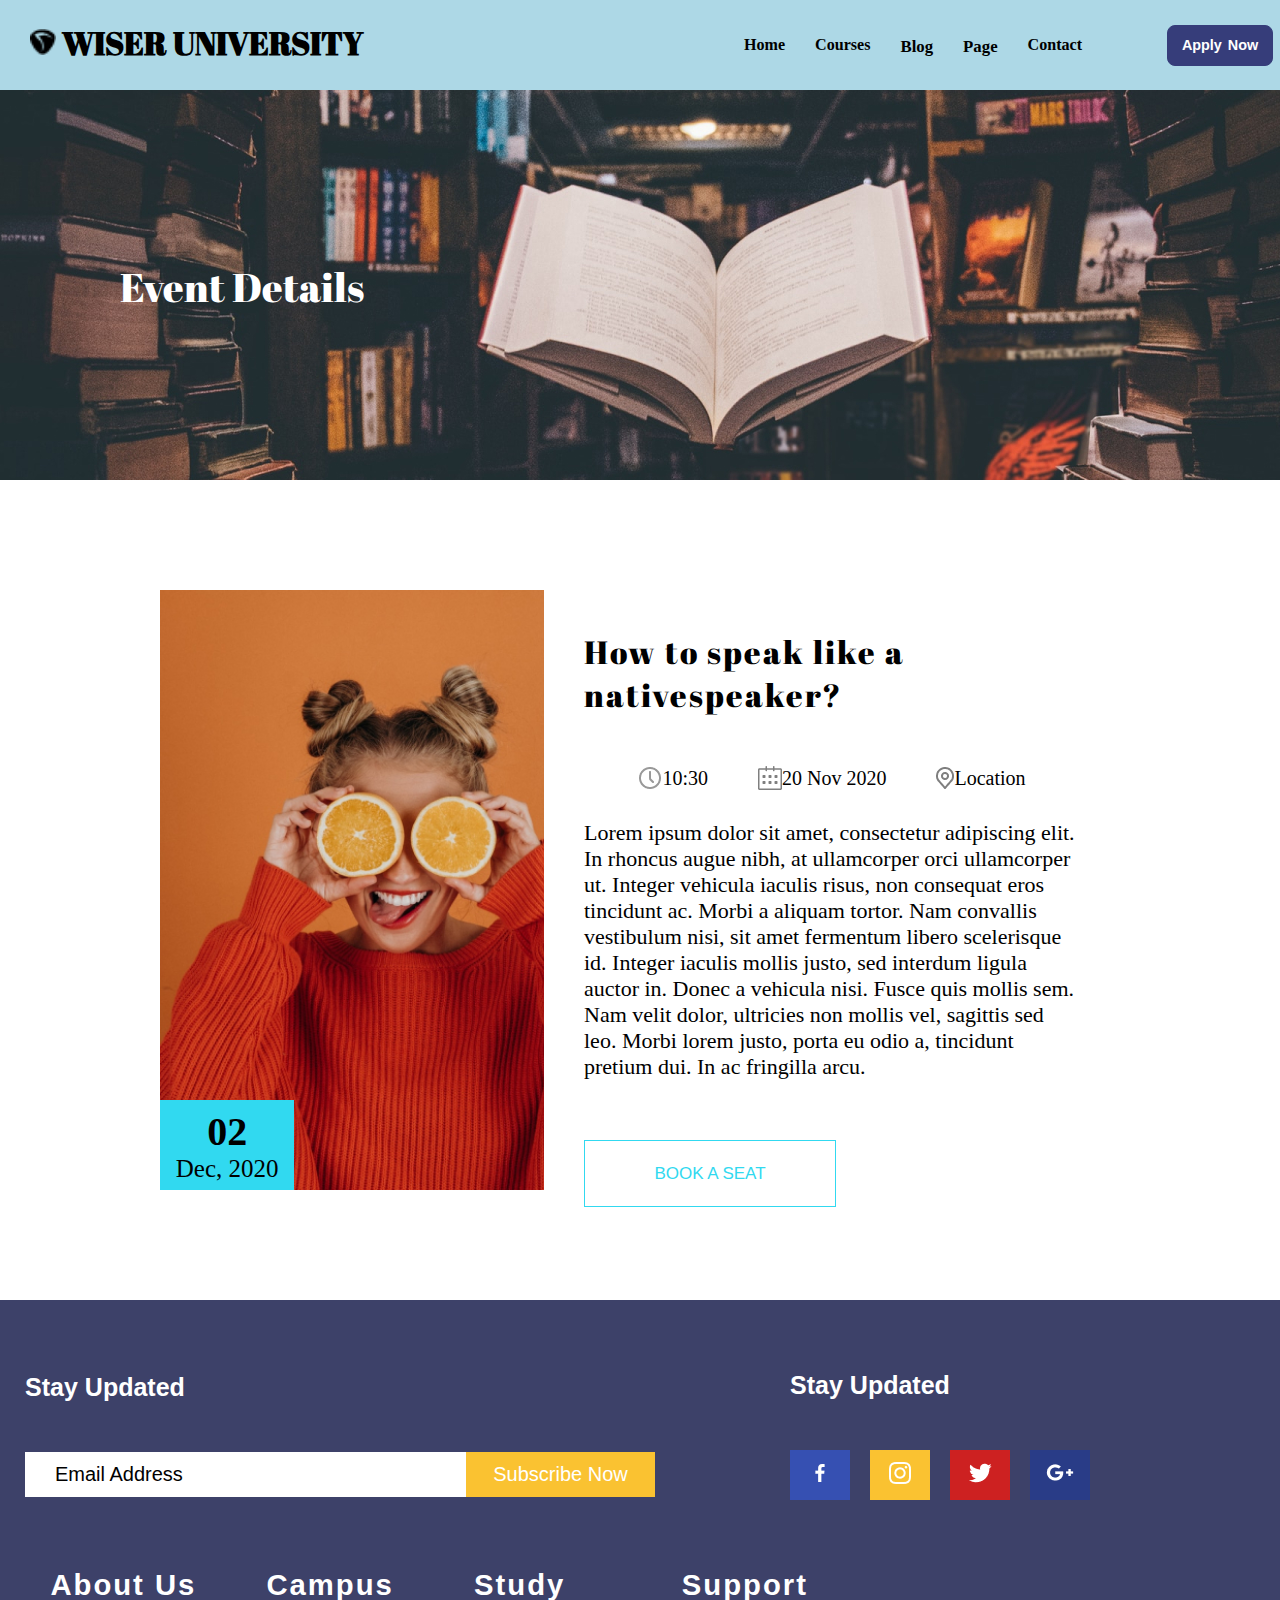
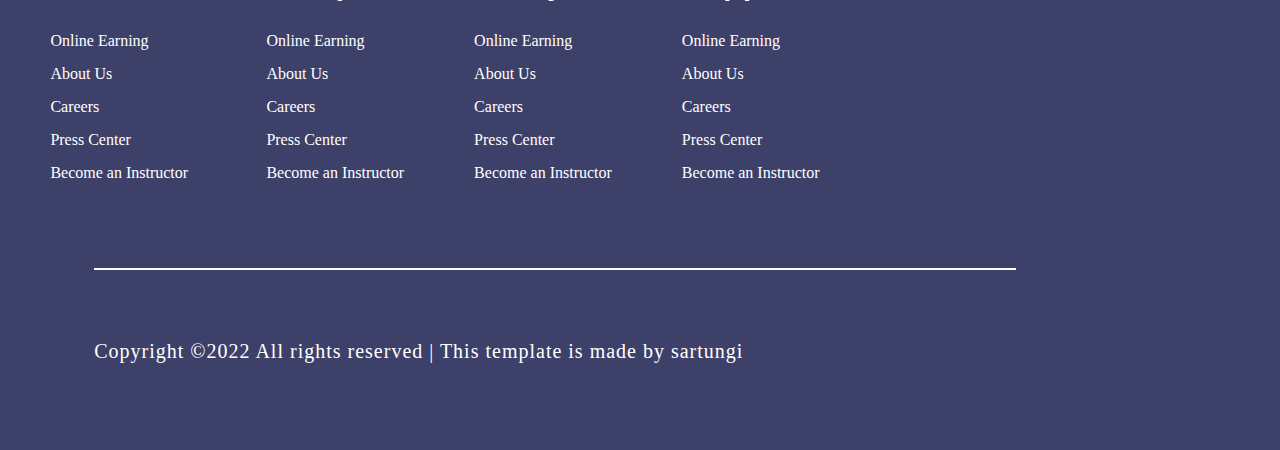
<file: eventdetails.html>
<!DOCTYPE html>
<html>

<head>
  <meta charset="utf-8">
  <meta name="viewport" content="width=device-width">
  <title>Event Details</title>
  <link href="./css/styleeventdetails.css" rel="stylesheet" type="text/css" />
  <link rel="icon" href="./images/Vector.png">
  <link rel="preconnect" href="https://fonts.googleapis.com">
  <link rel="preconnect" href="https://fonts.gstatic.com" crossorigin>
  <link href="https://fonts.googleapis.com/css2?family=Abril+Fatface&display=swap" rel="stylesheet">

</head>

<body>

   <!-- /* NAVBAR */ -->
  <div class="nav">
    <h1 class="clg"> <img class="vec" src="./images/Vector.png"> WISER UNIVERSITY </h1>
    <div class="side">
      <a class="link1" target="_blank" href="/index.html">
        <h6 class="home"> Home </h6>
      </a>
      <a class="link1" target="_blank" href="./course.html">
        <h6 class="corses"> Courses </h6>
      </a>

<div class="dropdown"> 
<span class="blog"> Blog </span>
  <div class="content">
<div class="c1"> <a class="a1" target="_blank" href=""> Blog </a> </div>
   <div class="c2"> <a class="a1" target="_blank" href=""> Single Blog </a> </div>
  </div>
</div>

      
     <div class="dropdown2"> 
<span class="page"> Page </span>
  <div class="pagecontent">
<div class="c1"> <a class="a1" target="_blank" href="/eventpage.html"> Event  </a> </div>
   <div class="c2"> <a class="a1" target="_blank" href="eventdetails.html"> Event Details </a> </div>
     <div class="c3"> <a class="a1" target="_blank" href="admission.html"> Admission </a> </div>
     <div class="c4"> <a class="a1" target="_blank" href=""> Elements </a> </div>
  </div>
</div>
      <a class="link1" target="_blank" href="./contact.html">
        <h6 class="con"> Contact </h6>
      </a>
      <a class="link1" target="_blank" href="">
        <h6 class="app"> Apply Now </h6>
      </a>
    </div>
  </div>

  <!-- ourcourses */ -->
  <div class="onimg">
    <div class="txt"> Event Details </div>
  </div>

 
 <!-- /* Orange girl */ -->

  <div class="girlbox"> 

<div class="girlpic"> 
  <div class="picbox"><p class="pb1"> 02 </p> <p class="pb2">Dec, 2020</p>   </div>
</div>

    <div class="girltxt">
      <div class="insidegirltxt">

<div class="howto">
  How to speak like a nativespeaker?
</div>
      <div class="datetime">
       
          <p class="clock"> <img src="./images/clock.png"> 10:30 </p>
          <p class="calender"> <img src="./images/calender.png"> 20 Nov 2020 </p>
          <p class="loaction"> <img src="./images/location.png"> Location </p>
        
</div>

      <div class="girlpara"> 
      Lorem ipsum dolor sit amet, consectetur adipiscing elit. In rhoncus augue nibh, at ullamcorper orci ullamcorper ut. Integer vehicula iaculis risus, non consequat eros tincidunt ac. Morbi a aliquam tortor. Nam convallis vestibulum nisi, sit amet fermentum libero scelerisque id. Integer iaculis mollis justo, sed interdum ligula auctor in. Donec a vehicula nisi. Fusce quis mollis sem. Nam velit dolor, ultricies non mollis vel, sagittis sed leo. Morbi lorem justo, porta eu odio a, tincidunt pretium dui. In ac fringilla arcu.
</div>
        <div class="book">
          BOOK A SEAT
        </div>
      
      
    </div>
    </div>
  </div>
 






  

  <!-- /* FOOTER */ -->
  <div class="footer">
    <div class="insidefooter">

      <div class="stayupdated">
        <div class="su1">
          <div class="stay">Stay Updated</div>
          <div class="esu1">
            <div> Email Address </div>
            <div class="ssu1"> Subscribe Now </div>
          </div>
        </div>
        <div class="su2">
          <div class="stay2">Stay Updated</div>
          <div class="su2img">
            <div class="fac">
              <div class="facimg"> <img src="./images/facebook.png"> </div>
            </div>
            <div class="insta">
              <div class="instaimg"> <img src="./images/insta.png"> </div>
            </div>
            <div class="twitter">
              <div class="twitimg"> <img src="./images/twitter.png"> </div>
            </div>
            <div class="google">
              <div class="googleimg"> <img src="./images/google+.png"> </div>
            </div>
          </div>
        </div>
      </div>

      <div class="fourtopics">

        <div class="aboutus">
          <div class="list1">
            <h3> About Us </h3>
          </div>
          <div class="list11">
            <p>Online Earning</p>
            <p>About Us</p>
            <p>Careers</p>
            <p>Press Center</p>
            <p>Become an Instructor</p>
          </div>
        </div>

        <div class="campus">
          <div class="list2">
            <h3> Campus </h3>
          </div>
          <div class="list22">
            <p>Online Earning</p>
            <p>About Us</p>
            <p>Careers</p>
            <p>Press Center</p>
            <p>Become an Instructor</p>
          </div>
        </div>

        <div class="study">
          <div class="list3">
            <h3> Study </h3>
          </div>
          <div class="list33">
            <p>Online Earning</p>
            <p>About Us</p>
            <p>Careers</p>
            <p>Press Center</p>
            <p>Become an Instructor</p>
          </div>
        </div>

        <div class="support">
          <div class="list4">
            <h3> Support </h3>
          </div>
          <div class="list44">
            <p>Online Earning</p>
            <p>About Us</p>
            <p>Careers</p>
            <p>Press Center</p>
            <p>Become an Instructor</p>
          </div>
        </div>
      </div>
      <div class="end">
        <div class="endline"> </div>
        <div class="endtxt"> Copyright ©2022 All rights reserved | This template is made by sartungi </div>
      </div>
    </div>
  </div>
  

  

  


</body>

</html>
</file>
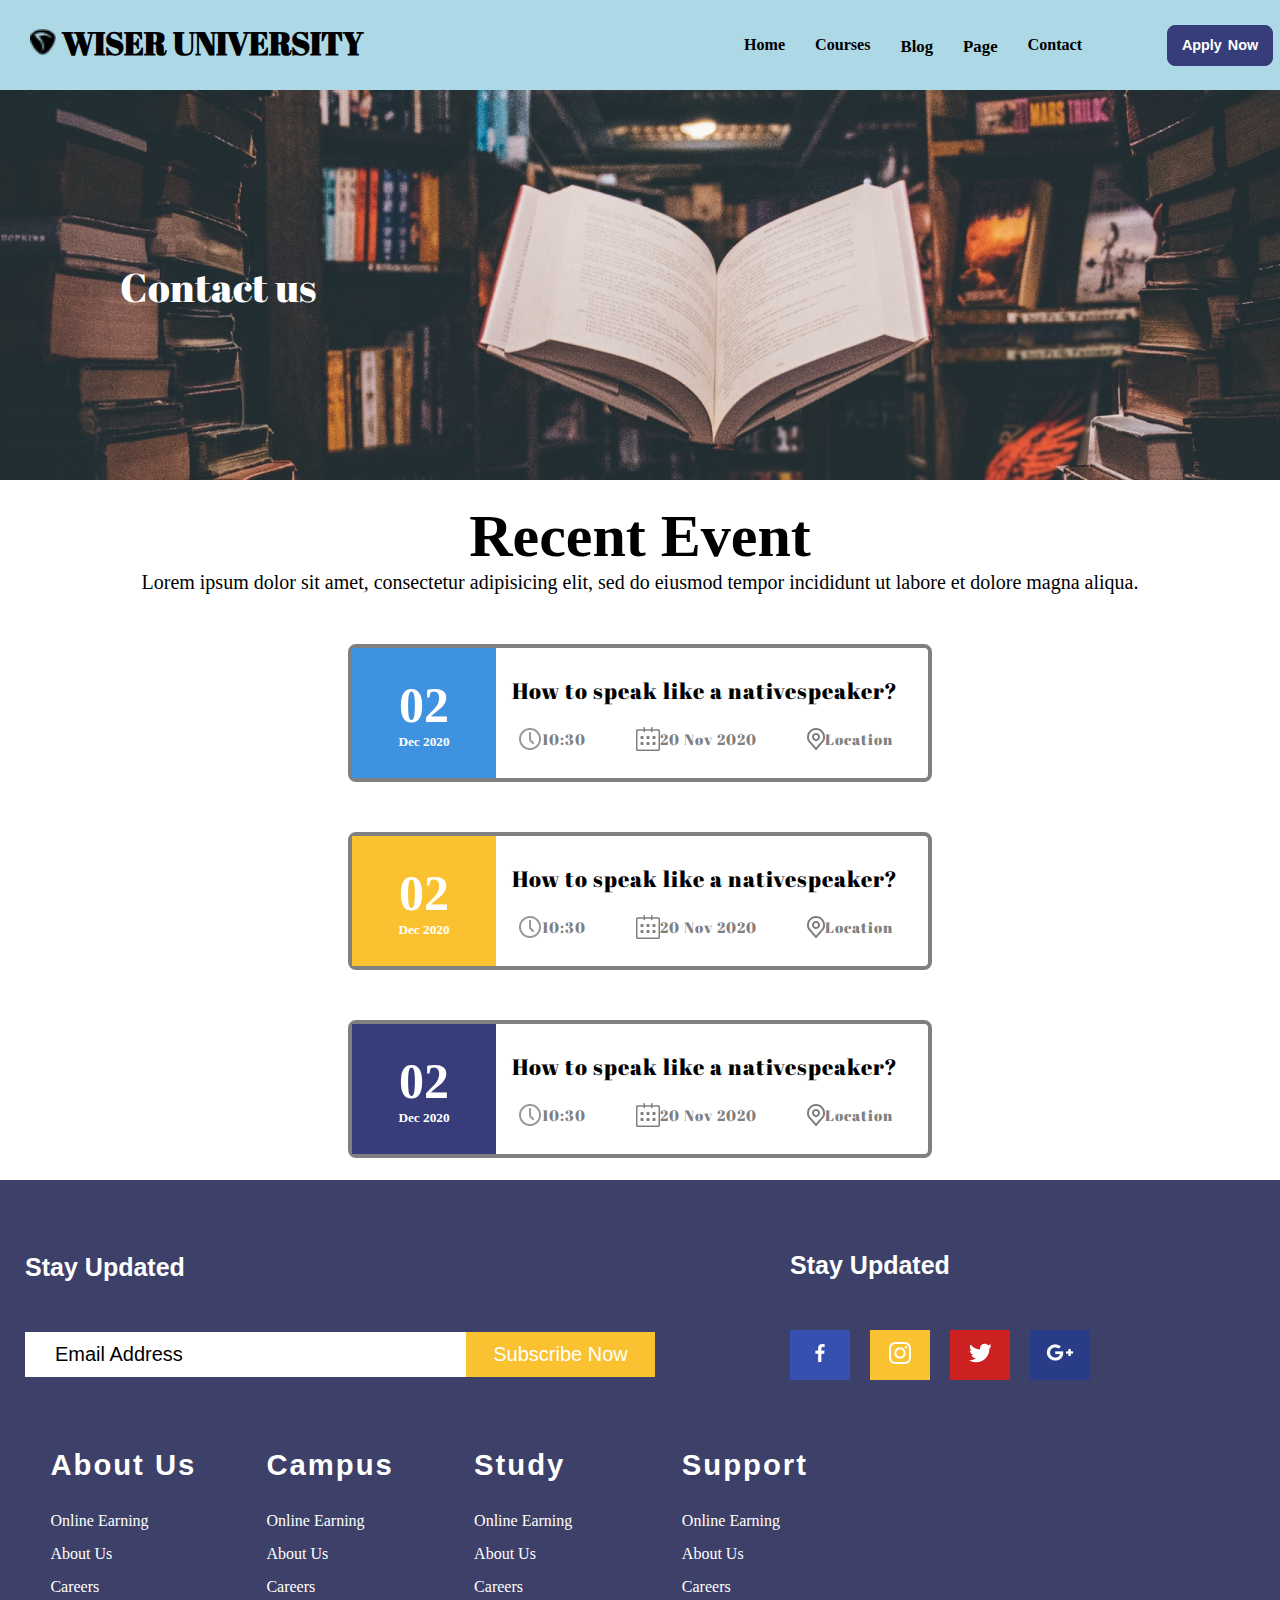
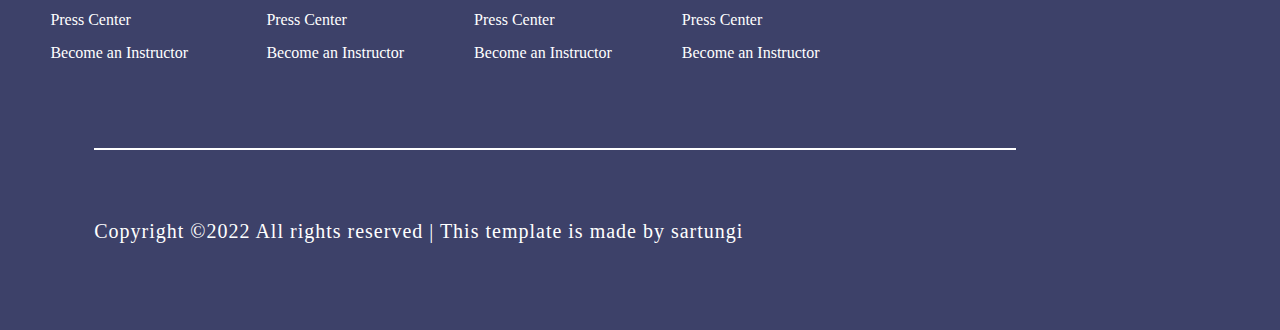
<file: eventpage.html>
<!DOCTYPE html>
<html>

<head>
  <meta charset="utf-8">
  <meta name="viewport" content="width=device-width">
  <title>Event</title>
  <link href="./css/styleeventpage.css" rel="stylesheet" type="text/css" />
  <link rel="icon" href="./images/Vector.png">
  <link rel="preconnect" href="https://fonts.googleapis.com">
  <link rel="preconnect" href="https://fonts.gstatic.com" crossorigin>
  <link href="https://fonts.googleapis.com/css2?family=Abril+Fatface&display=swap" rel="stylesheet">

</head>

<body>

  <!-- /* NAVBAR */ -->
  <div class="nav">
    <h1 class="clg"> <img class="vec" src="./images/Vector.png"> WISER UNIVERSITY </h1>
    <div class="side">
      <a class="link1" target="_blank" href="/index.html">
        <h6 class="home"> Home </h6>
      </a>
      <a class="link1" target="_blank" href="./course.html">
        <h6 class="corses"> Courses </h6>
      </a>

<div class="dropdown"> 
<span class="blog"> Blog </span>
  <div class="content">
<div class="c1"> <a class="a1" target="_blank" href=""> Blog </a> </div>
   <div class="c2"> <a class="a1" target="_blank" href=""> Single Blog </a> </div>
  </div>
</div>

      
     <div class="dropdown2"> 
<span class="page"> Page </span>
  <div class="pagecontent">
<div class="c1"> <a class="a1" target="_blank" href="/eventpage.html"> Event  </a> </div>
   <div class="c2"> <a class="a1" target="_blank" href="eventdetails.html"> Event Details </a> </div>
     <div class="c3"> <a class="a1" target="_blank" href="admission.html"> Admission </a> </div>
     <div class="c4"> <a class="a1" target="_blank" href=""> Elements </a> </div>
  </div>
</div>
      <a class="link1" target="_blank" href="./contact.html">
        <h6 class="con"> Contact </h6>
      </a>
      <a class="link1" target="_blank" href="">
        <h6 class="app"> Apply Now </h6>
      </a>
    </div>
  </div>

  <!-- ourcourses */ -->
  <div class="onimg">
    <div class="txt"> Contact us </div>
  </div>


  <!-- /* RECENT EVENT */ -->
  <div class="recentevent">
    <div class="rectopic">
      <h1> Recent Event </h1>
      <p class="receve">Lorem ipsum dolor sit amet, consectetur adipisicing elit, sed do eiusmod tempor incididunt ut
        labore et dolore magna aliqua.</p>
    </div>
    <div class="rec02">
      <div class="blue02">
        <h3 class="txt1"> 02 </h3>
        <h5> Dec 2020 </h5>
      </div>
      <div class="txt02">
        How to speak like a nativespeaker?
        <div class="time02">
          <p class="clock"> <img src="./images/clock.png"> 10:30 </p>
          <p class="calender"> <img src="./images/calender.png"> 20 Nov 2020 </p>
          <p class="loaction"> <img src="./images/location.png"> Location </p>
        </div>
      </div>
    </div>

    <div class="rec02">
      <div class="blue03">
        <h3 class="txt1"> 02 </h3>
        <h5> Dec 2020 </h5>
      </div>
      <div class="txt02">
        How to speak like a nativespeaker?
        <div class="time02">
          <p class="clock"> <img src="./images/clock.png"> 10:30 </p>
          <p class="calender"> <img src="./images/calender.png"> 20 Nov 2020 </p>
          <p class="loaction"> <img src="./images/location.png"> Location </p>
        </div>
      </div>
    </div>

    <div class="rec02">
      <div class="blue04">
        <h3 class="txt1"> 02 </h3>
        <h5> Dec 2020 </h5>
      </div>
      <div class="txt02">
        How to speak like a nativespeaker?
        <div class="time02">
          <p class="clock"> <img src="./images/clock.png"> 10:30 </p>
          <p class="calender"> <img src="./images/calender.png"> 20 Nov 2020 </p>
          <p class="loaction"> <img src="./images/location.png"> Location </p>
        </div>
      </div>
    </div>
  </div>

  



 


  
  <!-- /* FOOTER */ -->
  <div class="footer">
    <div class="insidefooter">

      <div class="stayupdated">
        <div class="su1">
          <div class="stay">Stay Updated</div>
          <div class="esu1">
            <div> Email Address </div>
            <div class="ssu1"> Subscribe Now </div>
          </div>
        </div>
        <div class="su2">
          <div class="stay2">Stay Updated</div>
          <div class="su2img">
            <div class="fac">
              <div class="facimg"> <img src="./images/facebook.png"> </div>
            </div>
            <div class="insta">
              <div class="instaimg"> <img src="./images/insta.png"> </div>
            </div>
            <div class="twitter">
              <div class="twitimg"> <img src="./images/twitter.png"> </div>
            </div>
            <div class="google">
              <div class="googleimg"> <img src="./images/google+.png"> </div>
            </div>
          </div>
        </div>
      </div>

      <div class="fourtopics">

        <div class="aboutus">
          <div class="list1">
            <h3> About Us </h3>
          </div>
          <div class="list11">
            <p>Online Earning</p>
            <p>About Us</p>
            <p>Careers</p>
            <p>Press Center</p>
            <p>Become an Instructor</p>
          </div>
        </div>

        <div class="campus">
          <div class="list2">
            <h3> Campus </h3>
          </div>
          <div class="list22">
            <p>Online Earning</p>
            <p>About Us</p>
            <p>Careers</p>
            <p>Press Center</p>
            <p>Become an Instructor</p>
          </div>
        </div>

        <div class="study">
          <div class="list3">
            <h3> Study </h3>
          </div>
          <div class="list33">
            <p>Online Earning</p>
            <p>About Us</p>
            <p>Careers</p>
            <p>Press Center</p>
            <p>Become an Instructor</p>
          </div>
        </div>

        <div class="support">
          <div class="list4">
            <h3> Support </h3>
          </div>
          <div class="list44">
            <p>Online Earning</p>
            <p>About Us</p>
            <p>Careers</p>
            <p>Press Center</p>
            <p>Become an Instructor</p>
          </div>
        </div>
      </div>
      <div class="end">
        <div class="endline"> </div>
        <div class="endtxt"> Copyright ©2022 All rights reserved | This template is made by sartungi </div>
      </div>
    </div>
  </div>

</body>

</html>
</file>
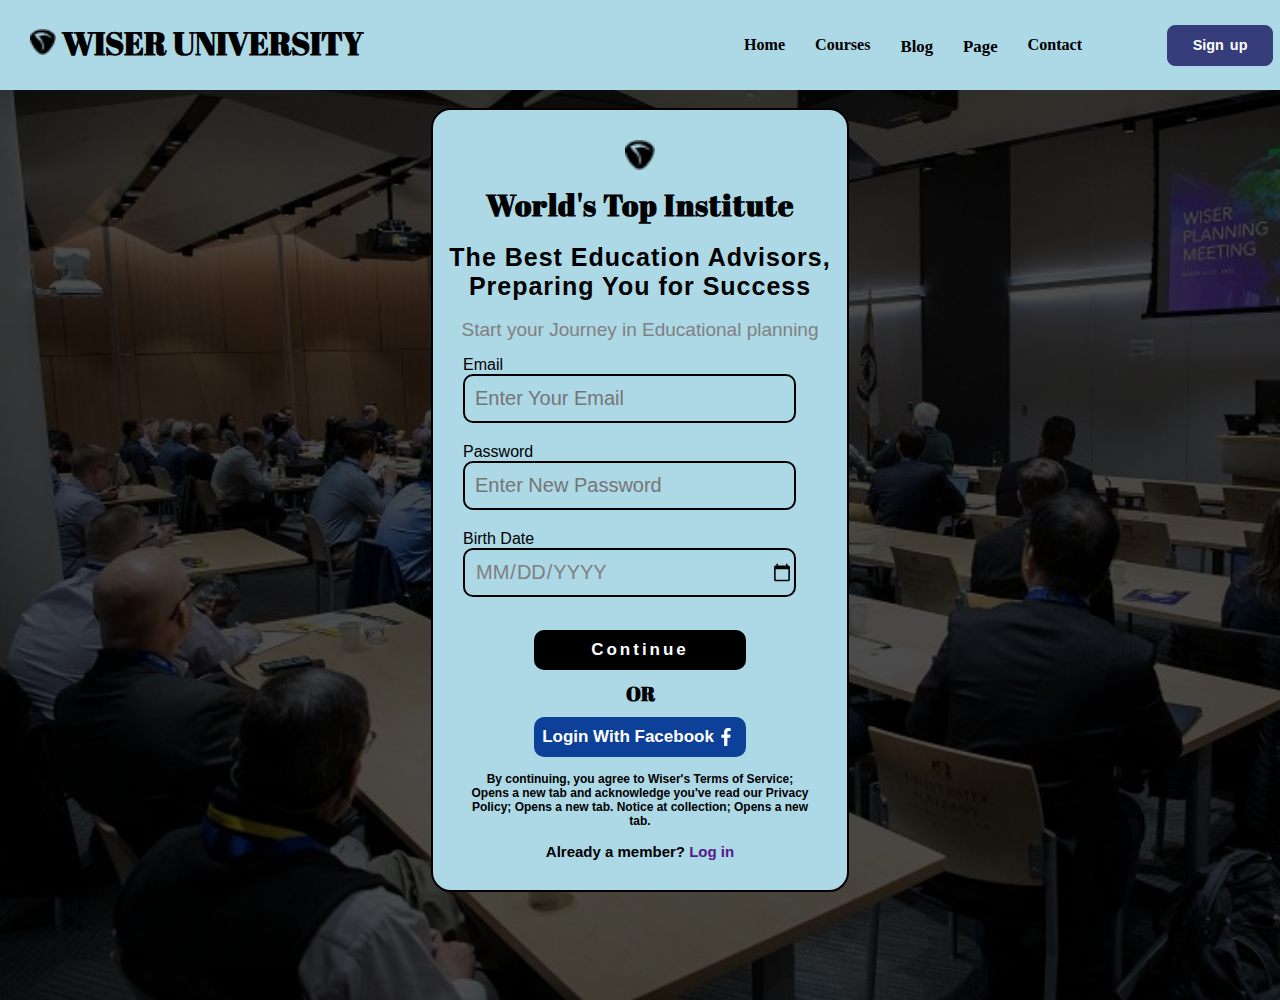
<file: signup.html>
<!DOCTYPE html>
<html>

<head>
  <meta charset="utf-8">
  <meta name="viewport" content="width=device-width">
  <title>Sign up page</title>
  <link href="./css/stylesignup.css" rel="stylesheet" type="text/css" />
  <link rel="icon" href="./images/Vector.png">
  <link rel="preconnect" href="https://fonts.googleapis.com">
  <link rel="preconnect" href="https://fonts.gstatic.com" crossorigin>
  <link href="https://fonts.googleapis.com/css2?family=Abril+Fatface&display=swap" rel="stylesheet">

</head>

<body>

   <!-- /* NAVBAR */ -->
  <div class="nav">
    <h1 class="clg"> <img class="vec" src="./images/Vector.png"> WISER UNIVERSITY </h1>
    <div class="side">
      <a class="link1" target="_blank" href="/index.html">
        <h6 class="home"> Home </h6>
      </a>
      <a class="link1" target="_blank" href="./course.html">
        <h6 class="corses"> Courses </h6>
      </a>

<div class="dropdown"> 
<span class="blog"> Blog </span>
  <div class="content">
<div class="c1"> <a class="a1" target="_blank" href="/blog.html"> Blog </a> </div>
   <div class="c2"> <a class="a1" target="_blank" href="/singleblog.html"> Single Blog </a> </div>
  </div>
</div>

      
     <div class="dropdown2"> 
<span class="page"> Page </span>
  <div class="pagecontent">
<div class="c1"> <a class="a1" target="_blank" href="/eventpage.html"> Event  </a> </div>
   <div class="c2"> <a class="a1" target="_blank" href="eventdetails.html"> Event Details </a> </div>
     <div class="c3"> <a class="a1" target="_blank" href="admission.html"> Admission </a> </div>
     <div class="c4"> <a class="a1" target="_blank" href=""> Elements </a> </div>
  </div>
</div>
      <a class="link1" target="_blank" href="./contact.html">
        <h6 class="con"> Contact </h6>
      </a>
      <a class="link1" target="_blank" href="./loginpage.html">
        <h6 class="app"> Sign up </h6>
      </a>
    </div>
  </div>

 
<!-- SIGN UP  -->
  <div class="background">
  
  <div class="signup">



    
    <div class="toppart">
   <div> <img class="logo" src="./images/Vector.png"> </div> 
    
    <h3 class="topworld"> World's Top Institute </h3>  
    </br>
<h4 class="quote"> The Best Education Advisors,
 </h4>
<h4 class="quote">  Preparing You for Success  </h4> </br>
      <p class="journey"> Start your Journey in Educational planning </p>
</div>


<div class="form">
  <div>
  <label> Email</label>
 <input class="email" type="email" placeholder="Enter Your Email"> 
  </div>
  <div>
  <label> Password </label>
  <input class="pass" type="password" placeholder="Enter New Password">
  </div>
  <div>
  <label>Birth Date</label>
  <input class="dob" type="date" placeholder="Enter Your DOB">
  </div>
</div>
  </br>
<div class="sign">
    <div class="cont"> Continue </div> 
              <div class="or"> OR </div> 
  <div class="fb"> Login With Facebook <img src="./images/facebook.png"> </div> 
</br>
  <div class="terms"> <p> By continuing, you agree to Wiser's Terms of Service; Opens a new tab and acknowledge you've read our Privacy Policy; Opens a new tab. Notice at collection; Opens a new tab. </p> </div>
</br>
 <div class="member"> Already a member?
<a href="" class="linkm"> Log in</a> </div> 
  
</div>
   
    




    
    
  </div>
  </div>
  













































  

</body>

</html>
</file>
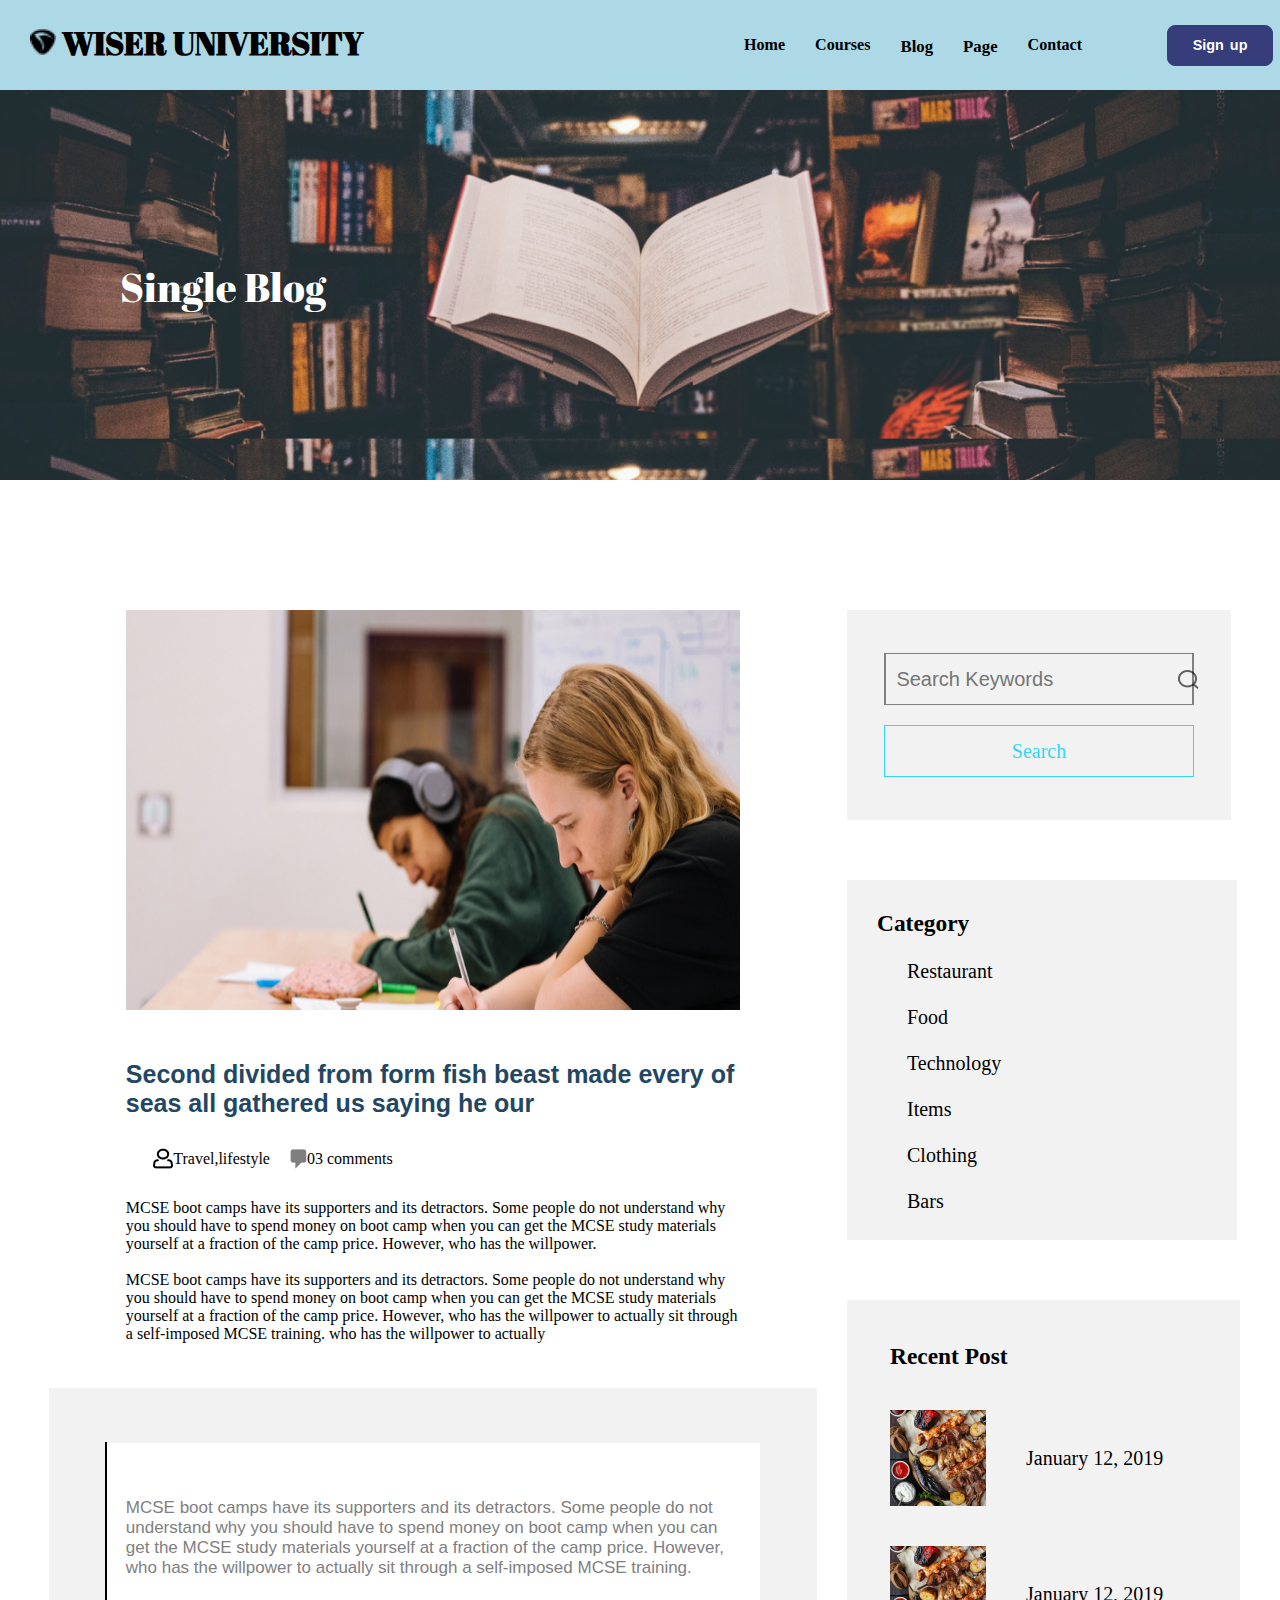
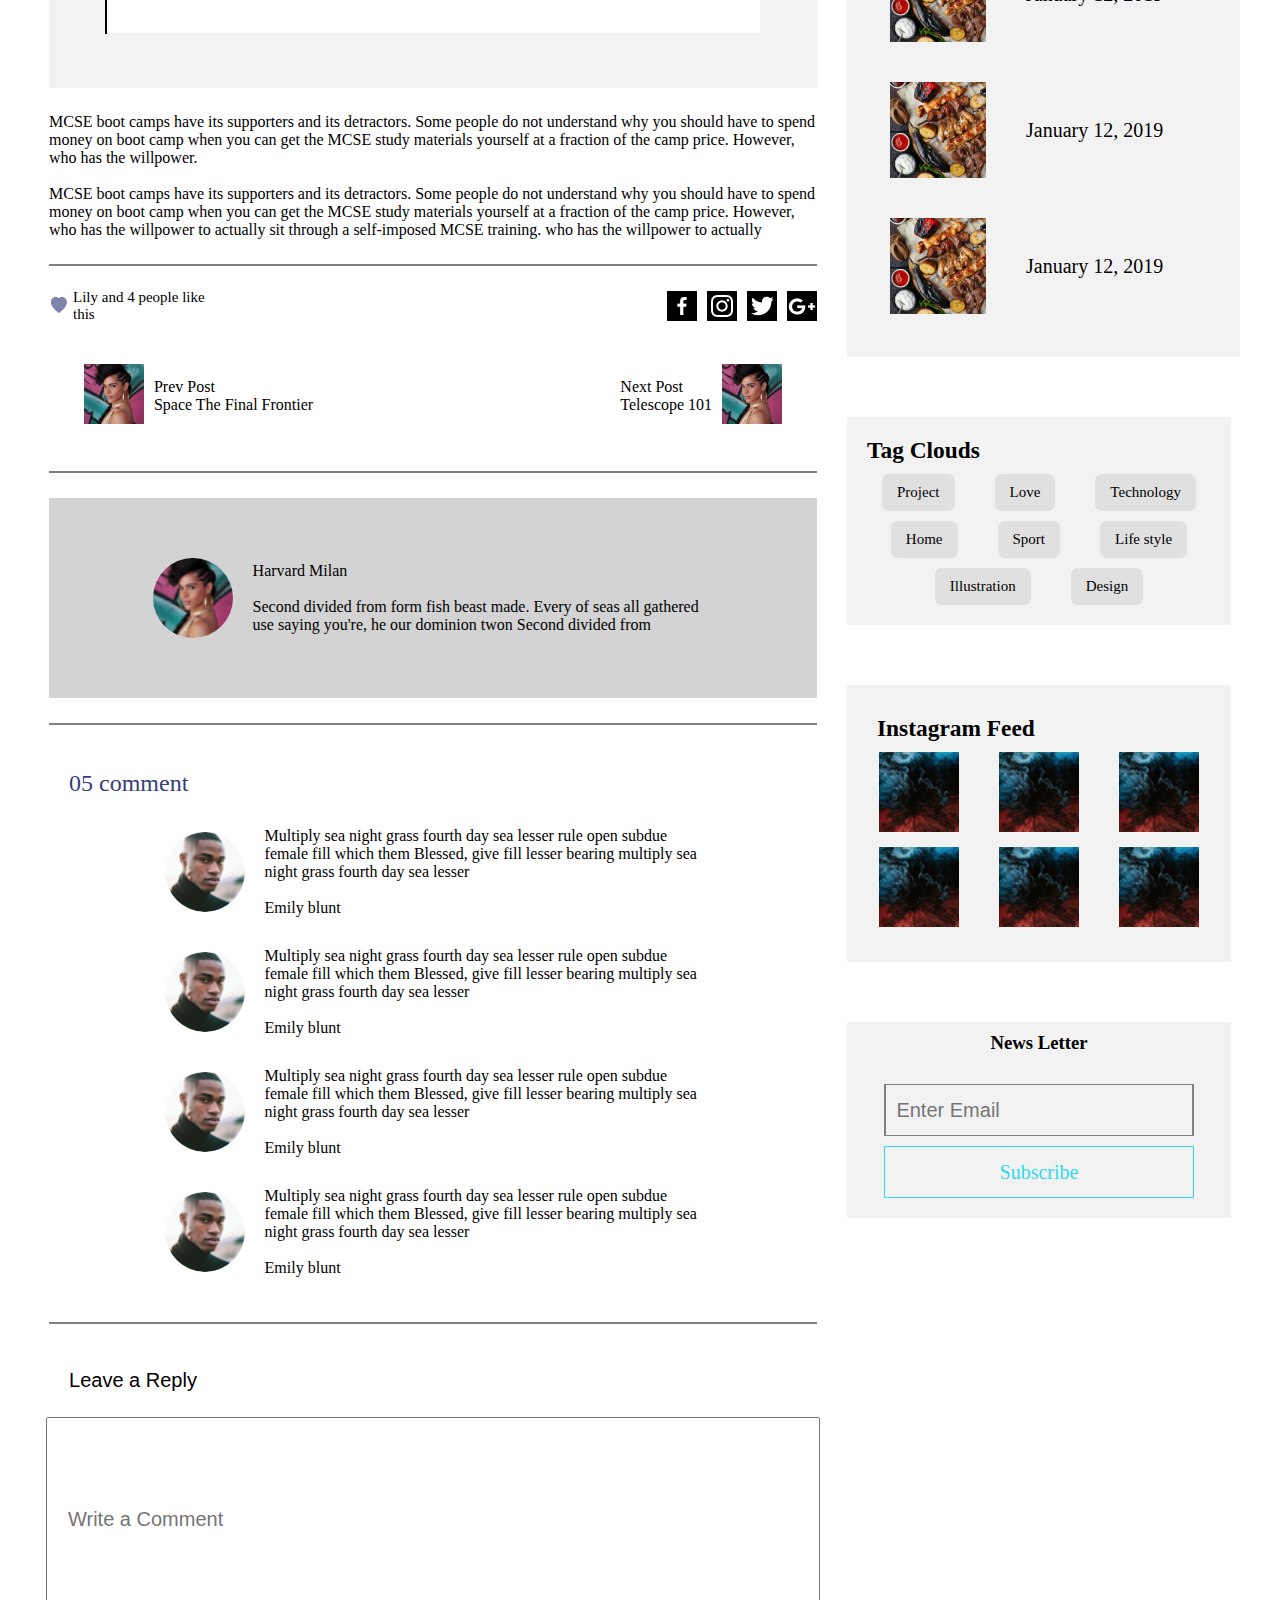
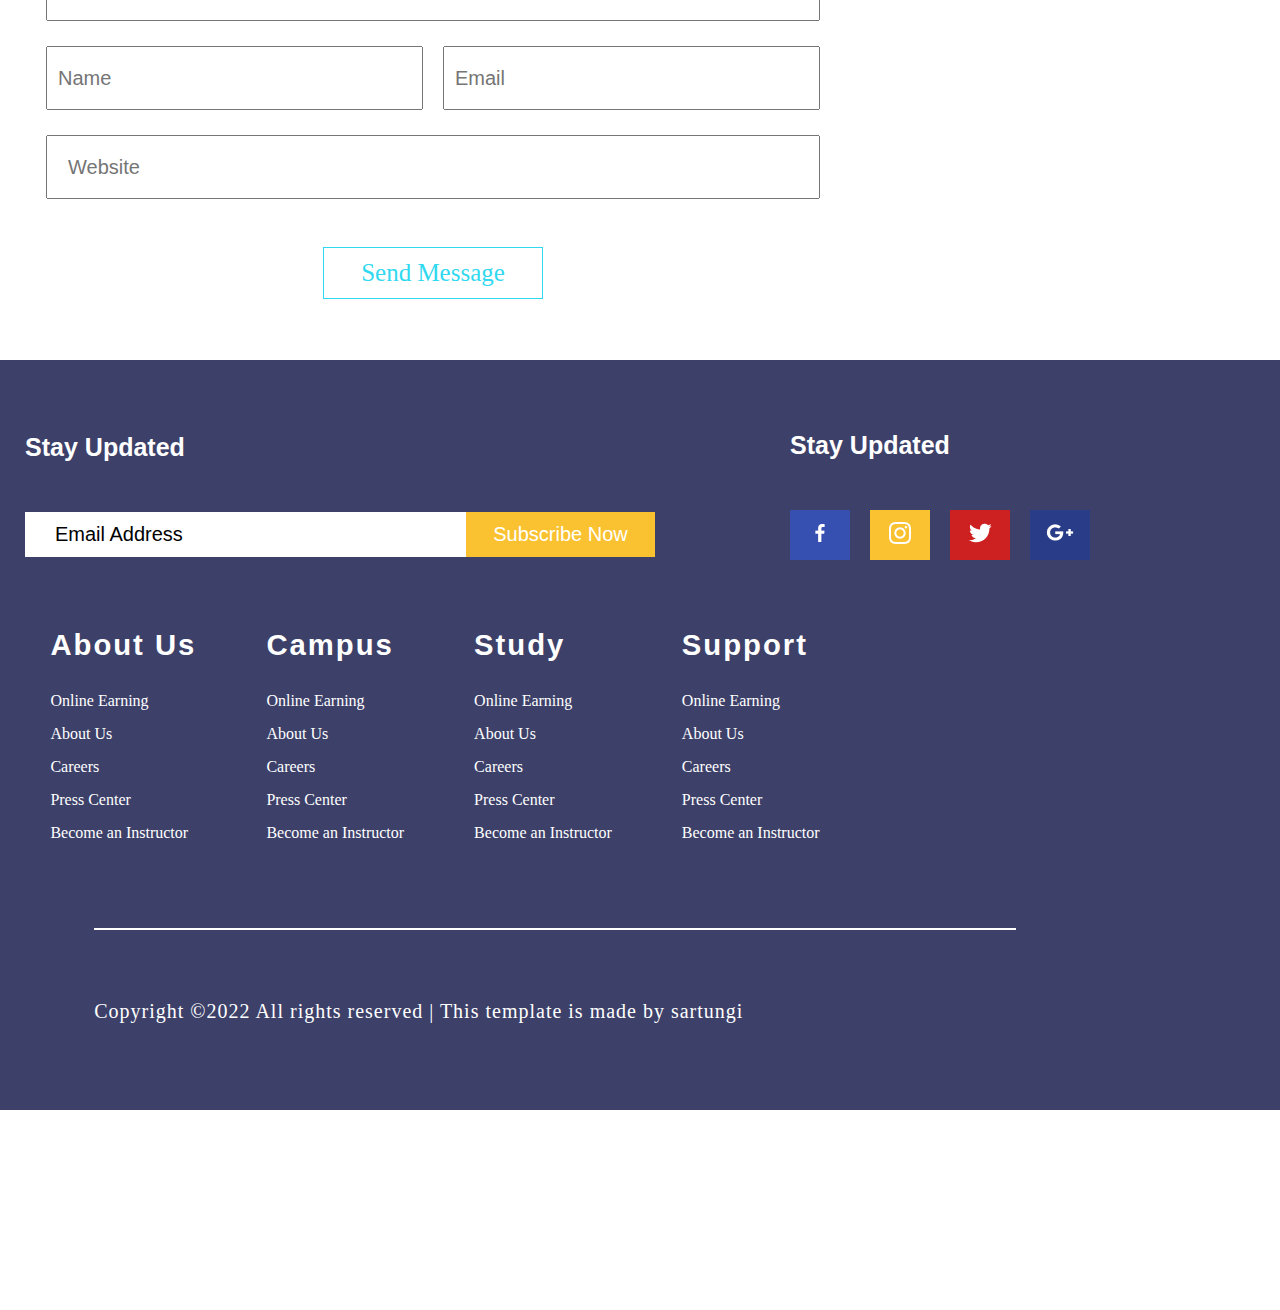
<file: singleblog.html>
<!DOCTYPE html>
<html>

<head>
  <meta charset="utf-8">
  <meta name="viewport" content="width=device-width">
  <title>Single Blog</title>
  <link href="./css/stylesingleblog.css" rel="stylesheet" type="text/css" />
  <link rel="icon" href="./images/Vector.png">
  <link rel="preconnect" href="https://fonts.googleapis.com">
  <link rel="preconnect" href="https://fonts.gstatic.com" crossorigin>
  <link href="https://fonts.googleapis.com/css2?family=Abril+Fatface&display=swap" rel="stylesheet">

</head>

<body>

  <!-- /* NAVBAR */ -->
  <div class="nav">
    <h1 class="clg"> <img class="vec" src="./images/Vector.png"> WISER UNIVERSITY </h1>
    <div class="side">
      <a class="link1" target="_blank" href="/index.html">
        <h6 class="home"> Home </h6>
      </a>
      <a class="link1" target="_blank" href="./course.html">
        <h6 class="corses"> Courses </h6>
      </a>

      <div class="dropdown">
        <span class="blog"> Blog </span>
        <div class="content">
          <div class="c1"> <a class="a1" target="_blank" href="/blog.html"> Blog </a> </div>
          <div class="c2"> <a class="a1" target="_blank" href="/singleblog.html"> Single Blog </a> </div>
        </div>
      </div>


      <div class="dropdown2">
        <span class="page"> Page </span>
        <div class="pagecontent">
          <div class="c1"> <a class="a1" target="_blank" href="/eventpage.html"> Event </a> </div>
          <div class="c2"> <a class="a1" target="_blank" href="eventdetails.html"> Event Details </a> </div>
          <div class="c3"> <a class="a1" target="_blank" href="admission.html"> Admission </a> </div>
          <div class="c4"> <a class="a1" target="_blank" href="elements.html"> Elements </a> </div>
        </div>
      </div>
      <a class="link1" target="_blank" href="./contact.html">
        <h6 class="con"> Contact </h6>
      </a>
      <a class="link1" target="_blank" href="./signup.html">
        <h6 class="app"> Sign up </h6>
      </a>
    </div>
  </div>

  <!-- blog */ -->
  <div class="onimg">
    <div class="txt"> Single Blog </div>
  </div>


























  <!-- blog box -->
  <div class="blogpart">


    <div class="leftside">
      <div class="googleink1">
        <div class="gimg1">
          <img class="g" src="./images/singleblog.jpg">
        </div>
        <div class="gtxt1">
          <p class="line1">Second divided from form fish beast made every of seas all gathered us saying he our </br>
          </p>
          <div class="line3">
            <p class="png"> <img src="./images/travel.png"> Travel,lifestyle </p>
            <p class="png"> <img src="./images/comment.png"> 03 comments </p>
          </div>
          <p> MCSE boot camps have its supporters and its detractors. Some people do not understand why you should have
            to spend money on boot camp when you can get the MCSE study materials yourself at a fraction of the camp
            price. However, who has the willpower.</br>
            </br>
            MCSE boot camps have its supporters and its detractors. Some people do not understand why you should have to
            spend money on boot camp when you can get the MCSE study materials yourself at a fraction of the camp price.
            However, who has the willpower to actually sit through a self-imposed MCSE training. who has the willpower
            to actually </p>
        </div>
      </div>

      <div class="googleink2">

        <div class="gtxt2">
          <p class="line2"> MCSE boot camps have its supporters and its detractors. Some people do not understand why
            you should have to spend money on boot camp when you can get the MCSE study materials yourself at a fraction
            of the camp price. However, who has the willpower to actually sit through a self-imposed MCSE training. </p>
          <div class="sideline"> </div>
        </div>

      </div>

      <div class="mcse"> MCSE boot camps have its supporters and its detractors. Some people do not understand why you
        should have to spend money on boot camp when you can get the MCSE study materials yourself at a fraction of the
        camp price. However, who has the willpower.</br>
        </br>
        MCSE boot camps have its supporters and its detractors. Some people do not understand why you should have to
        spend money on boot camp when you can get the MCSE study materials yourself at a fraction of the camp price.
        However, who has the willpower to actually sit through a self-imposed MCSE training. who has the willpower to
        actually </div>

      <div class="linebreak"> </div>

      <div class="likeandall">
        <div class="like">
          <img src="./images/heart.png"> Lily and 4 people like this
        </div>
        <div class="googleshoogle">

          <div class="gs1"> <img class="gs" src="./images/facebook.png"> </div>
          <div class="gs1"> <img src="./images/insta.png"> </div>
          <div class="gs1"> <img src="./images/twitter.png"> </div>
          <div class="gs1"> <img src="./images/google+.png"> </div>

        </div>
      </div>


      <div class="prevpost">
        <div class="prev1">
          <div> <img src="./images/prevpost.jpg"> </div>
          <div> Prev Post </br> Space The Final Frontier</div>
        </div>
        <div class="prev2">
          <div> Next Post </br> Telescope 101 </div>
          <div> <img src="./images/prevpost.jpg"> </div>
        </div>
      </div>

      <div class="linebreak"> </div>

      <div class="graytxt"> <img class="grayphoto" src="./images/prevpost.jpg">
        <div class="grayphototxt"> Harvard Milan </br> </br> Second divided from form fish beast made. Every of seas all
          gathered use saying you're, he our dominion twon Second divided from </div>
      </div>


      <div class="linebreak"> </div>

<div class="fivecomment">
  <div class="ocomment"> 05 comment </div>
      <div class="comment"> <img class="commentphoto" src="./images/comment.jpg.jpg">
        <div class="commentphototxt"> Multiply sea night grass fourth day sea lesser rule open subdue female fill which
          them Blessed, give fill lesser bearing multiply sea night grass fourth day sea lesser </br> </br> Emily blunt
        </div>
      </div>

       <div class="comment"> <img class="commentphoto" src="./images/comment.jpg.jpg">
        <div class="commentphototxt"> Multiply sea night grass fourth day sea lesser rule open subdue female fill which
          them Blessed, give fill lesser bearing multiply sea night grass fourth day sea lesser </br> </br> Emily blunt
        </div>
      </div>

       <div class="comment"> <img class="commentphoto" src="./images/comment.jpg.jpg">
        <div class="commentphototxt"> Multiply sea night grass fourth day sea lesser rule open subdue female fill which
          them Blessed, give fill lesser bearing multiply sea night grass fourth day sea lesser </br> </br> Emily blunt
        </div>
      </div>

       <div class="comment"> <img class="commentphoto" src="./images/comment.jpg.jpg">
        <div class="commentphototxt"> Multiply sea night grass fourth day sea lesser rule open subdue female fill which
          them Blessed, give fill lesser bearing multiply sea night grass fourth day sea lesser </br> </br> Emily blunt
        </div>
      </div>
</div>

 <div class="linebreak"> </div>

<div class="leavemsg">
<div class="Leaverply"> Leave a Reply </div>
  <div > <input class="writecomment" type="text" placeholder="Write a Comment"> </div>
  <div class="name-email">
<div > <input class="name" placeholder="Name" type="text"> </div>
<div > <input class="email" type="text" placeholder="Email"> </div>
  </div>
  <div > <input class="web" type="text" placeholder="Website" > </div>
</br>
  <div class="message"> Send Message </div>
  
</div>

 </div>

<!-- right side -->

    <div class="rightside">
      <div class="sk">
        <div class="searchkeyword"> <input class="kw" type="text" placeholder="Search Keywords"> </div>
        <div> <img class="button" src="./images/search.png"> </div>
        <div class="search"> Search </div>
      </div>

      <div class="category">
        <h3> Category </h3> </br>
        <div class="insidec">
          <p>Restaurant</p> </br>
          <p>Food</p> </br>
          <p>Technology</p> </br>
          <p>Items</p> </br>
          <p>Clothing</p> </br>
          <p>Bars</p> </br>
        </div>
      </div>


      <div class="recentpost">
        <h3>Recent Post</h3>
        <div class="rp"> <img src="./images/Food.png">
          <p>January 12, 2019</p>
        </div>
        <div class="rp"> <img src="./images/Food.png">
          <p>January 12, 2019</p>
        </div>
        <div class="rp"> <img src="./images/Food.png">
          <p>January 12, 2019</p>
        </div>
        <div class="rp"> <img src="./images/Food.png">
          <p>January 12, 2019</p>
        </div>
      </div>


      <div class="tagclouds">
        <div class="tc">
          <h3>Tag Clouds</h3>
        </div>
        <div class="box1">
          <div class="b1"> Project </div>
          <div class="b1"> Love </div>
          <div class="b1"> Technology </div>
        </div>
        <div class="box2">
          <div class="b1"> Home </div>
          <div class="b1"> Sport </div>
          <div class="b1"> Life style </div>
        </div>
        <div class="box3">
          <div class="b1"> Illustration </div>
          <div class="b1"> Design </div>
        </div>
      </div>

      <div class="instagramfeed">
        <div>
          <h3 class="if">Instagram Feed</h3>
        </div>
        <div class="if1">
          <div> <img class="if0" src="./images/feed.jpg"> </div>
          <div> <img class="if0" src="./images/feed.jpg"> </div>
          <div> <img class="if0" src="./images/feed.jpg"> </div>
        </div>
        <div class="if1">
          <div> <img class="if0" src="./images/feed.jpg"> </div>
          <div> <img class="if0" src="./images/feed.jpg"> </div>
          <div> <img class="if0" src="./images/feed.jpg"> </div>
        </div>

      </div>

      <div class="ee">
        <h3>News Letter</h3>
        <div class="searchkeyword"> <input class="kw" type="text" placeholder="Enter Email"> </div>
        <div class="search"> Subscribe </div>
      </div>













    </div>














  </div>























  <!-- /* FOOTER */ -->
  <div class="footer">
    <div class="insidefooter">

      <div class="stayupdated">
        <div class="su1">
          <div class="stay">Stay Updated</div>
          <div class="esu1">
            <div> Email Address </div>
            <div class="ssu1"> Subscribe Now </div>
          </div>
        </div>
        <div class="su2">
          <div class="stay2">Stay Updated</div>
          <div class="su2img">
            <div class="fac">
              <div class="facimg"> <img src="./images/facebook.png"> </div>
            </div>
            <div class="insta">
              <div class="instaimg"> <img src="./images/insta.png"> </div>
            </div>
            <div class="twitter">
              <div class="twitimg"> <img src="./images/twitter.png"> </div>
            </div>
            <div class="google">
              <div class="googleimg"> <img src="./images/google+.png"> </div>
            </div>
          </div>
        </div>
      </div>

      <div class="fourtopics">

        <div class="aboutus">
          <div class="list1">
            <h3> About Us </h3>
          </div>
          <div class="list11">
            <p>Online Earning</p>
            <p>About Us</p>
            <p>Careers</p>
            <p>Press Center</p>
            <p>Become an Instructor</p>
          </div>
        </div>

        <div class="campus">
          <div class="list2">
            <h3> Campus </h3>
          </div>
          <div class="list22">
            <p>Online Earning</p>
            <p>About Us</p>
            <p>Careers</p>
            <p>Press Center</p>
            <p>Become an Instructor</p>
          </div>
        </div>

        <div class="study">
          <div class="list3">
            <h3> Study </h3>
          </div>
          <div class="list33">
            <p>Online Earning</p>
            <p>About Us</p>
            <p>Careers</p>
            <p>Press Center</p>
            <p>Become an Instructor</p>
          </div>
        </div>

        <div class="support">
          <div class="list4">
            <h3> Support </h3>
          </div>
          <div class="list44">
            <p>Online Earning</p>
            <p>About Us</p>
            <p>Careers</p>
            <p>Press Center</p>
            <p>Become an Instructor</p>
          </div>
        </div>
      </div>
      <div class="end">
        <div class="endline"> </div>
        <div class="endtxt"> Copyright ©2022 All rights reserved | This template is made by sartungi </div>
      </div>
    </div>
  </div>







</body>

</html>
</file>
<file: css/style.css>
*{
  margin: 0px;
  padding: 0px;
  position:relative;
}

/* NAVBAR */
.nav{
  background-color: lightblue;
  display: flex;
  flex-direction: row;
  height: 90px;
  width: 100%;
  align-items: center;
  justify-content: left;
  gap: 380px;  
}
.side{
   display: flex;
  flex-direction: row;
  align-items: center;
  font-size: 1.5em;
  gap: 40px;
  justify-content: center;
  position: relative;
}
.clg{

  font-family: 'Abril Fatface', cursive;
  font-size: 2em;
  padding-bottom: 6px;
  padding-left: 30px;
}
.vec{
  height: 26px;
  width: 26px;
}
.img{
  height: 650px;
  width: 100%;
}
.app{
  background-color: #363D7A;
  color: white;
  font-family: 'Roboto', sans-serif;
  font-size:0.7em;
  height: 39px;
  width: 104px;
  position: absolute;
  right: -200px;
  letter-spacing: 1px;
  word-spacing: 2px;
  display: flex;
  align-items: center;
  justify-content: center;
  border-radius: 8px;
  object-position: center;
  transition: all 0.4s linear;
  border: 1px solid  #363D7A ;
}
.app:hover{
  background-color: white;
  color:  #31D9F0;
  border: 1px solid #31D9F0 ;
}
.dd, .dd2{
  height: 7px;
  width: 10px;
  padding-bottom: 1px;
}

/* BOY FACE ON TXT IMAGE */
.onimg{
  position: relative;
}
.img{
  position: relative;
}
.txt{
  position: absolute;
  top: 210px;
  font-family: 'Abril Fatface', cursive;
 font-size: 2.5em;
  left: 100px;
}
.gets{
  background-color: #31D9F0;
   height: 39px;
  width: 134px;
  display: flex;
  flex-direction: row;
  align-items: center;
  justify-content:  center;
  position: absolute;
  top: 380px;
  left: 100px;
  font-family: 'Roboto', sans-serif;
  letter-spacing: 1px;
  color: white;
   transition: all 0.4s linear;
    border: 1px solid #31D9F0 ;
}
.gets:hover{
  background-color: white;
  color:  #31D9F0;
  border: 1px solid #31D9F0 ;
  font-weight: bold;
}

.ttour{
  background-color: white;
   height: 38px;
  width: 133px;
  border: 1px solid #0000009C ;
  display: flex;
  flex-direction: row;
  align-items: center;
  justify-content:  center;
  position: absolute;
  top: 380px;
  left: 250px;
  font-family: 'Roboto', sans-serif;
  letter-spacing: 1px;
}

/* SCHOLARSHIP */
.shs{
 padding: 0px;
  display: flex;
  flex-direction: row;
  font-family: 'Roboto', sans-serif;
  border-radius: 10px;
  justify-content: space-around;
  align-items: center;
  height:120px;
  width:100%;
}
.png1{
  position: absolute;
  height: 26px;
  width: 30px;
} 
.png2{
  height: 30px;
  width: 30px;
} 
.png3{
  height: 30px;
  width: 30px;
}
.shs1{
  height: 70px;
  width:250px;
  background-color: #FAC231;
  display: flex;
  flex-direction: row;
  align-items: center;
  justify-content: center;
  border-radius: 10px;
}
.shs2{
  height: 70px;
  width:250px;
  background-color: #253C8DD6;
  display: flex;
  flex-direction: row;
  align-items: center;
  justify-content: center;
  border-radius: 10px;
}
.shs3{
  height: 70px;
  width:250px;
  background-color: #31FAD6;
  display: flex;
  flex-direction: row;
  align-items: center;
  justify-content: center;
  border-radius: 10px; 
}
.jam, .bnd, .grp{
  position: absolute;
  height:50px;
  width:50px;
  border-radius:50%;
  background-color:white;
  display: flex;
  flex-direction:row;
  justify-content: center;
  align-items: center;
left: 20px;
}
.sch1, .sch2, .sch3{
  right: -30px;
}

/* POPULAR PROGRAM 3 IMAGES */
.popu{
  height: 900px;
  width: 100%;
}
.top{
    font-family: 'Abril Fatface', cursive;
  letter-spacing: 1px;
  display: flex;
  justify-content: center;
  padding-top: 80px;
}
.graduate{
  display: flex;
  flex-direction: row;
  gap: 40px;
  justify-content: center;
  padding: 40px;
}
.g{
  background-color: #31D9F0;
  height: 40px;
  width: 105px;
  display:flex;
  justify-content: center;
  align-items:center;
  top: -11px;
  border-radius: 5px; 
  color: white;
}
p{
  font-family: 'Roboto', sans-serif;
  font-size: 14px;
  letter-spacing: 1px;
}
.three{
  display: flex;
  flex-direction:row;
  justify-content:space-around; 
}
.img1, .img2, .img3{
  height:460px;
  width:354px;
  display: flex;
  flex-direction: column;
  gap: 20px;
  justify-content: top;
  align-items: center;
  position:relative;
}
.img1txt, .img2txt, .img3txt{
  display: flex;
  flex-direction: column;
  gap: 10px;
  height: 115px;
  width: 260px;
  font-size: 15px;
}
.now1, .now2, .now3{
  background-color: #31D9F0;
  height:39px;
  width: 139px;
  position: absolute;
  bottom: -90px;
  display: flex;
  flex-direction: column;
  justify-content:center;
  align-items: center;
  border-radius: 6px;
  font-size: 12px;
   font-family: 'Roboto', sans-serif;
  color:white;
   transition: all 0.4s linear;
   border: 1px solid #31D9F0;
}
.now1:hover{
  background-color: white;
  border: 1px solid #31D9F0;
  color:  #31D9F0;
}
.now2:hover{
  background-color: white;
  border: 1px solid #31D9F0;
  color:  #31D9F0;
}
.now3:hover{
  background-color: white;
  border: 1px solid #31D9F0;
  color:  #31D9F0;
}
.vc{
  display:flex;
  justify-content:center;
  align-items:center;
  bottom: -70px;
}
.vc1{
  background-color:white;
  height: 60px;
  width: 200px;
  font-size:20px;
  display: flex;
  justify-content:center;
  align-items:center;
  border-radius: 7px;
   font-family: 'Roboto', sans-serif;
  border: 2px solid black;
}

/* iMAGE IN DIV (LATEST COURSES) */
.blueimg{
  height:690px;
  width:100%;
  margin:0px auto;
  background-image: url("/images/blueimg.jpg");
  background-size: cover;
  position: relative;
  overflow:hidden;
  color: white;
}
.blue{
  height:690px;
  width:60%;
  background-color: rgba(37, 60, 141, 0.8) ;
  position: absolute;
  display: flex;
  justify-content: center;
  align-items: center;
  font-size: 25px; 
}
.glass{
  display: flex;
  flex-direction: row;
  justify-content: center;
  align-items: center;
  gap: 50px;
}
.insideblue{
  top: -50px;
  height: 600px;
  width: 70%;
  display: flex;
  flex-direction: column;
  justify-content: center;
  align-items: center;
  gap: 50px;
}
.glass1, .glass2{
  display: flex;
  flex-direction: column;
  gap: 30px;
}
.g1, .g2{
  display: flex;
  justify-content: center;
  align-items: center;
  background-color: white;
   height: 35px;
  width: 35px;
  border-radius: 50%;
}
.a{
  display: flex;
  justify-content: center;
  align-items: center;
  width: 130px;
  height: 40px;
  border-radius: 5px;
  border: 1px solid #31D9F0;
  font-size: 18px;
  transition: all 0.4s linear;
   font-family: 'Roboto', sans-serif;
}
.a:hover{
  background-color:  #31D9F0;
}

/* RECENT EVENT */
.recentevent{
  height: 700px;
  width: 100%;
  display: flex;
  flex-direction: column;
  justify-content: center;
  align-items: center;
}
.rec02{
  height: 130px;
  width: 45%;
  display: flex;
  justify-content: center;
  align-items: center;
  border-radius: 8px;
  border: 4px solid grey;
  position: relative;
}
.txt1{
  font-size: 50px;
}
.blue02{
    position: absolute;
  height:130px;
  width: 25%;
  background-color: #3F92DF;
  display: flex;
  flex-direction: column;
  justify-content: center;
  align-items: center;
  left: 0px;
    color: white;
}
.blue03{
   position: absolute;
  height:130px;
  width: 25%;
  background-color: #FAC231;
  display: flex;
  flex-direction: column;
  justify-content: center;
  align-items: center;
  left: 0px; 
    color: white;
}
.blue04{
  position: absolute;
  height:130px;
  width: 25%;
  background-color: #363D7A;
  display: flex;
  flex-direction: column;
  justify-content: center;
  align-items: center;
  left: 0px;
  color: white;
}
.txt02{
  font-size: 22px;
  letter-spacing: 1px;
  right: -65px;
  font-family: 'Abril Fatface', cursive;
}
.receve{
  font-size: 20px;
}
.time02{
  display: flex;
  flex-direction: row;
  justify-content: center;
  align-items: center;
  gap: 50px;
  padding-top: 22px;
}
.clock, .calender, .loaction{
  display: flex;
  flex-direction: row;
  justify-content: center;
  align-items: center;
  color: grey;
  font-size: 15px;
}
.rectopic{
  display: flex;
  flex-direction: column;
  justify-content: center;
  align-items: center;
  font-size: 30px;
}
.recentevent{
  display: flex;
  flex-direction: column;
  justify-content: center;
  align-items: center;
  gap: 50px;
}

/* APPLY FOR ADDMISSION */
.admmain{
  background-image: url("/images/adm.jpg");
  background-size: cover;
  height: 700px;
  width: 100%;
  position: relative;
}
.blueadm{
 background-color: rgba(37, 60, 141, 0.8) ;
  height: 700px;
  width: 60%;
  right: 0px;
  position: absolute;
  display: flex;
  flex-direction: column;
  justify-content: center;
  align-items: center;
}
.admtxt{
  height: 600px;
  width: 80%;
  font-size: 30px;display: flex;
  flex-direction: column;
  padding-top: 20px ;
  align-items: center;
  gap: 50px;
  color: white;
}
.first, .last{
  font-size: 25px;
}
.phn, .gmail, .wriap{
  font-size: 20px;
}
.dash{
  height: 2px;
  width:150px;
  background-color: white;
}
.dash1{
   height: 2px;
  width:150px;
    background-color: white;
}
.dash2{
   height: 2px;
  width:200px;
    background-color: white;
}
.fname, .lname, .phone, .email{
  display: flex;
  flex-direction: column;
  justify-content: left;
  align-items: left;
  gap: 30px;
    
}
.name, .contact{
  display: flex;
  flex-direction: row;
  justify-content: left;
  align-items: left;
  gap: 200px;
}
.appli{
  display: flex;
  flex-direction: column;
  justify-content: left;
  align-items: left;
  gap: 80px;
}
.dash3{
   height: 2px;
   width:350px;
   background-color: white;
}
.write{
  left: -75px;
    display: flex;
  flex-direction: column;
  justify-content: left;
  align-items: left;
}
.appadm{
    font-family: 'Roboto', sans-serif;
  display: flex;
  justify-content: center;
  align-items: center;
  width: 130px;
  height: 40px;
  border-radius: 5px;
  border: 1px solid #31D9F0;
  font-size: 18px;
  transition: all 0.4s linear;
  left: -180px;
}
.appadm:hover{
  background-color:  #31D9F0;
}

/* RECENT NEWS 2 IMAGES */
.recentnews{
  height: 850px;
  width: 100%;
  display: flex;
  flex-direction: column;
  justify-content: center;
  align-items: center;
  gap: 20px;
}
#rnfont{
   font-family: 'Abril Fatface', cursive;
  font-size: 60px;
  display: flex;
  flex-direction: column;
  justify-content: center;
  align-items: center;
  padding-top: 70px;
}
.newstopp{
   display: flex;
  justify-content: center;
  align-items: center;
  font-size: 25px;
}
.iconnews0, .iconnews1{
   display: flex;
  flex-direction: row;
  justify-content: center;
  align-items: center;
  gap: 45px;
}
.inews1, .inews2{
    display: flex;
  flex-direction: row;
  justify-content: center;
  align-items: center;
}
.i{
  height: 26px;
  width: 26px;
}
.newsimg1
{
  display: flex;
  flex-direction: column;
  justify-content: center;
  align-items: center;
  gap: 30px;
  
}
.newsimg2{
   display: flex;
  flex-direction: column;
  justify-content: center;
  align-items: center;
  gap: 30px;
}
.newsimg{
   display: flex;
  flex-direction: row;
  justify-content: center;
  align-items: center;
  gap: 30px;
}
.smallline{
  height: 20px;
  width: 2px;
  background-color: grey;
}
.ex{
  font-family: 'Abril Fatface', cursive;
  font-size: 20px;
  letter-spacing: 1px;
}
.groupstudy{
  background-image: url(/images/newsimg.jpg);
  background-size: cover;
  height: 415px;
  width: 557px;
  position: relative;
}
.halllife{
   background-image: url(/images/newsimg.jpg);
  background-size: cover;
  height: 415px;
  width: 557px;
  position: relative;
}
.smalldabba1{
  height: 55px;
  width: 35%;
  background-color: #FAC231;
  position: absolute;
   display: flex;
  flex-direction: row;
  justify-content: center;
  align-items: center;
  font-size: 22px;
  font-family: 'Poppins', sans-serif;
  color: white;
  bottom: 0px;
}
.smalldabba2{
  height: 55px;
  width: 35%;
  background-color: #31D9F0;
  position: absolute;
   display: flex;
  flex-direction: row;
  justify-content: center;
  align-items: center;
  font-size: 22px;
  font-family: 'Poppins', sans-serif;
  color: white;
  bottom: 0px;
}

/* FOOTER */
.footer{
  height: 750px;
  width: 100%;
  background-color: #0C1243CC;
  display: flex;
  justify-content: center;
  align-items: center;
}
.stayupdated{
  display: flex;
  flex-direction: row;
  justify-content: center;
  align-items: center;
  gap:50px;
}
.su1{
  display: flex;
  flex-direction: column;
  justify-content: center;
  align-items: center;
 gap: 50px;
  height: 150px;
  width:650px;
  /* background-color:lightblue; */
}
.su2{
    display: flex;
  flex-direction: column;
  justify-content: center;
  align-items: center;
  gap:50px;
   height: 150px;
  width:450px;
  /* background-color: lightcyan; */
}
.esu1{
  height:45px;
  width:600px;
  background-color:white;
  display: flex;
  flex-direction: row;
  justify-content: left;
  align-items: center;
  padding-left: 30px;
  position:relative;
  font-family: 'Poppins', sans-serif;
  font-size:20px;
  
}
.ssu1{
  background-color:#FAC231;
  height:45px;
  width:30%;
  display: flex;
  flex-direction: row;
  justify-content: center;
  align-items: center;
  right:0px;
  position:absolute;
  color:white;
}
.stay{
  font-size:25px;
  font-family: 'Poppins', sans-serif;
  color:white;
  font-weight:bold;
 left: -235px;
}
.stay2{
   font-size:25px;
  font-family: 'Poppins', sans-serif;
  color:white;
  font-weight:bold;
  left: -70px;
}
.insidefooter{
  display: flex;
  flex-direction: column;
  justify-content: center;
  align-items: center;
  
  height: 650px;
  width: 90%;
  gap: 40px;
  left: -50px;
}
.su2img{
  display: flex;
  flex-direction: row;
  justify-content: center;
  align-items: center;
  gap: 20px;
}
.fac{
   height:50px;
  width:60px;
  background-color:#3453C0D6;
  display: flex;
  flex-direction: row;
  justify-content: center;
  align-items: center;
} 
.insta{
   height:50px;
  width:60px;
  background-color:#FAC231;
  display: flex;
  flex-direction: row;
  justify-content: center;
  align-items: center;
} 
.twitter {
   height:50px;
  width:60px;
  background-color:#CD2121;
  display: flex;
  flex-direction: row;
  justify-content: center;
  align-items: center;
}
.google{
  height:50px;
  width:60px;
  background-color:#253C8DD6;
  display: flex;
  flex-direction: row;
  justify-content: center;
  align-items: center;
}
.fourtopics{
  height:250px;
  width: 90%;
  /* background-color: lightblue; */
  display: flex;
  flex-direction: row;
  justify-content: center;
  align-items: center;
  gap: 70px;
  left: -155px;
}
.aboutus,.campus,.study,.support{
  display: flex;
  flex-direction: column;
  justify-content: left;
  align-items: left;
  gap: 30px;
}
.list1,.list2,.list3,.list4{
  font-family: 'Poppins', sans-serif;
  font-size: 25px;
  color: white;
  letter-spacing: 2px;
}
.list11,.list22,.list33,.list44{
  display: flex;
  flex-direction: column;
  justify-content: left;
  align-items: left;
  gap: 15px;
  color: white;
}
.endline{
  height:2px;
  width: 100%;
  background-color: white;
  left: 0px;
}
.end{
   display: flex;
  flex-direction: column;
  justify-content: center;
  align-items: left;
  gap: 70px;
  height: 150px;
  width: 80%;
  left: -35px;
}
.endtxt{
  font-size: 20px;
  color: white;
  letter-spacing: 1px;
}
</file>
<file: css/styleadmission.css>
*{
  margin: 0px;
  padding: 0px;
  position:relative;
}

/* NAVBAR */
.nav{
  background-color: lightblue;
  display: flex;
  flex-direction: row;
  height: 90px;
  width: 100%;
  align-items: center;
  justify-content: left;
  gap: 380px;  
}
.side{
   display: flex;
  flex-direction: row;
  align-items: center;
  font-size: 1.5em;
  gap: 30px;
  justify-content: center;
  font-weight: bold;
}
.clg{

  font-family: 'Abril Fatface', cursive;
  font-size: 2em;
  padding-bottom: 6px;
  padding-left: 30px;
}
.vec{
  height: 26px;
  width: 26px;
}
.img{
  height: 650px;
  width: 100%;
}
.app{
  background-color: #363D7A;
  color: white;
  font-family: 'Roboto', sans-serif;
  font-size:0.6em;
  height: 39px;
  width: 104px;
  right: -55px;
  letter-spacing: 0px;
  word-spacing: 2px;
  display: flex;
  align-items: center;
  justify-content: center;
  border-radius: 8px;
  object-position: center;
  transition: all 0.4s linear;
  border: 1px solid  #363D7A ;
}
.app:hover{
  background-color: white;
  color:  #31D9F0;
  border: 1px solid #31D9F0 ;
}
.dd, .dd2{
  height: 7px;
  width: 10px;
  padding-bottom: 1px;
}
.link1{
  text-decoration: none;
  color: black;
  transition: all 0.4s linear;
}
.link1:hover{
  color:  #31D9F0 ;
  
}


/* dropdown content */

.dropdown {
  position: relative;
  display: inline-block;
}

.content {
  display: none ;
  position: absolute;
  background-color: #363D7A;
  min-width: 100px;
  height: 62px;
  z-index: 1;
  color: white;
  text-decoration: none;
 padding: 3px;
  border: 1px solid black;
 
}

.dropdown:hover .content {
  display: block;
}

.a1{
  text-decoration:none;
  color: black;
  font-size: 0.7em;
  display: flex;
  align-items:center;
   transition: all 0.4s linear;
}
.a1:hover{
   color:#31D9F0;
}
.c1{
  display: flex;
  align-items:center;
  padding-left:10px;
  height: 30px;
  width: 89px;
 font-size: 0.7em;
 font-family: 'Abril Fatface', cursive;
  background-color: lightblue;
}

.c1:hover{
  border: 0.5px solid #404040;
  box-shadow:0px 0px 10px 0px rgba(0,0,0,0.5),0px 0px 10px 0px rgba(0,0,0,0.5);
}

.c2{
  display: flex;
  align-items:center;
  padding-left:10px;
  height: 30px;
  width: 89px;
 font-size: 0.7em;
 font-family: 'Abril Fatface', cursive;
  background-color: lightblue;
  bottom: -1px;
}
.c2:hover{
     border: 0.5px solid #404040;
  box-shadow:0px 0px 10px 0px rgba(0,0,0,0.5),0px 0px 10px 0px rgba(0,0,0,0.5);
}

.blog{
  font-size: 0.7em;
  top:-1px;
}

/*dropdown page */
.dropdown2 {
  position: relative;
  display: inline-block;
}

.pagecontent {
 display: none ;
  position: absolute;
  background-color: #363D7A;
  min-width: 100px;
  height: 123px;
  z-index: 1;
  color: white;
  text-decoration: none;
 padding: 3px;
  border: 1px solid black;
}


.dropdown2:hover .pagecontent {
  display: block;
}


.c3{
  display: flex;
  align-items:center;
  padding-left:10px;
  height: 30px;
  width: 89px;
 font-size: 0.7em;
 font-family: 'Abril Fatface', cursive;
  background-color: lightblue;
   bottom: -2px;
}
.c4{
   display: flex;
  align-items:center;
  padding-left:10px;
  height: 30px;
  width: 89px;
 font-size: 0.7em;
 font-family: 'Abril Fatface', cursive;
  background-color: lightblue;
   bottom: -3px;
}

.c3:hover{
 border: 0.5px solid #404040;
  box-shadow:0px 0px 10px 0px rgba(0,0,0,0.5),0px 0px 10px 0px rgba(0,0,0,0.5);
}
.c4:hover{
   border: 0.5px solid #404040;
  box-shadow:0px 0px 10px 0px rgba(0,0,0,0.5),0px 0px 10px 0px rgba(0,0,0,0.5);
}

.page{
  font-size: 0.7em;
  top:-1px;
} 

/* APPLY FOR ADDMISSION */
.admmain{
  background-image: url("/images/adm.jpg");
  background-size: cover;
  height: 700px;
  width: 100%;
  position: relative;
}
.blueadm{
 background-color: rgba(37, 60, 141, 0.8) ;
  height: 700px;
  width: 60%;
  right: 0px;
  position: absolute;
  display: flex;
  flex-direction: column;
  justify-content: center;
  align-items: center;
}
.admtxt{
  height: 600px;
  width: 80%;
  font-size: 30px;display: flex;
  flex-direction: column;
  padding-top: 20px ;
  align-items: center;
  gap: 50px;
  color: white;
}
.first, .last{
  font-size: 25px;
}
.phn, .gmail, .wriap{
  font-size: 20px;
}
.dash{
  height: 2px;
  width:150px;
  background-color: white;
}
.dash1{
   height: 2px;
  width:150px;
    background-color: white;
}
.dash2{
   height: 2px;
  width:200px;
    background-color: white;
}
.fname, .lname, .phone, .email{
  display: flex;
  flex-direction: column;
  justify-content: left;
  align-items: left;
  gap: 30px;
    
}
.name, .contact{
  display: flex;
  flex-direction: row;
  justify-content: left;
  align-items: left;
  gap: 200px;
}
.appli{
  display: flex;
  flex-direction: column;
  justify-content: left;
  align-items: left;
  gap: 80px;
}
.dash3{
   height: 2px;
   width:350px;
   background-color: white;
}
.write{
  left: -75px;
    display: flex;
  flex-direction: column;
  justify-content: left;
  align-items: left;
}
.appadm{
    font-family: 'Roboto', sans-serif;
  display: flex;
  justify-content: center;
  align-items: center;
  width: 130px;
  height: 40px;
  border-radius: 5px;
  border: 1px solid #31D9F0;
  font-size: 18px;
  transition: all 0.4s linear;
  left: -180px;
}
.appadm:hover{
  background-color:  #31D9F0;
}

/* RECENT EVENT */
.recentevent{
  height: 700px;
  width: 100%;
  display: flex;
  flex-direction: column;
  justify-content: center;
  align-items: center;
}
.rec02{
  height: 130px;
  width: 45%;
  display: flex;
  justify-content: center;
  align-items: center;
  border-radius: 8px;
  border: 4px solid grey;
  position: relative;
}
.txt1{
  font-size: 50px;
}
.blue02{
    position: absolute;
  height:130px;
  width: 25%;
  background-color: #3F92DF;
  display: flex;
  flex-direction: column;
  justify-content: center;
  align-items: center;
  left: 0px;
    color: white;
}
.blue03{
   position: absolute;
  height:130px;
  width: 25%;
  background-color: #FAC231;
  display: flex;
  flex-direction: column;
  justify-content: center;
  align-items: center;
  left: 0px; 
    color: white;
}
.blue04{
  position: absolute;
  height:130px;
  width: 25%;
  background-color: #363D7A;
  display: flex;
  flex-direction: column;
  justify-content: center;
  align-items: center;
  left: 0px;
  color: white;
}
.txt02{
  font-size: 22px;
  letter-spacing: 1px;
  right: -65px;
  font-family: 'Abril Fatface', cursive;
}
.receve{
  font-size: 20px;
}
.time02{
  display: flex;
  flex-direction: row;
  justify-content: center;
  align-items: center;
  gap: 50px;
  padding-top: 22px;
}
.clock, .calender, .loaction{
  display: flex;
  flex-direction: row;
  justify-content: center;
  align-items: center;
  color: grey;
  font-size: 15px;
}
.rectopic{
  display: flex;
  flex-direction: column;
  justify-content: center;
  align-items: center;
  font-size: 30px;
}
.recentevent{
  display: flex;
  flex-direction: column;
  justify-content: center;
  align-items: center;
  gap: 50px;
}

/* FOOTER */
.footer{
  height: 750px;
  width: 100%;
  background-color: #0C1243CC;
  display: flex;
  justify-content: center;
  align-items: center;
}
.stayupdated{
  display: flex;
  flex-direction: row;
  justify-content: center;
  align-items: center;
  gap:50px;
}
.su1{
  display: flex;
  flex-direction: column;
  justify-content: center;
  align-items: center;
 gap: 50px;
  height: 150px;
  width:650px;
  /* background-color:lightblue; */
}
.su2{
    display: flex;
  flex-direction: column;
  justify-content: center;
  align-items: center;
  gap:50px;
   height: 150px;
  width:450px;
  /* background-color: lightcyan; */
}
.esu1{
  height:45px;
  width:600px;
  background-color:white;
  display: flex;
  flex-direction: row;
  justify-content: left;
  align-items: center;
  padding-left: 30px;
  position:relative;
  font-family: 'Poppins', sans-serif;
  font-size:20px;
  
}
.ssu1{
  background-color:#FAC231;
  height:45px;
  width:30%;
  display: flex;
  flex-direction: row;
  justify-content: center;
  align-items: center;
  right:0px;
  position:absolute;
  color:white;
}
.stay{
  font-size:25px;
  font-family: 'Poppins', sans-serif;
  color:white;
  font-weight:bold;
 left: -235px;
}
.stay2{
   font-size:25px;
  font-family: 'Poppins', sans-serif;
  color:white;
  font-weight:bold;
  left: -70px;
}
.insidefooter{
  display: flex;
  flex-direction: column;
  justify-content: center;
  align-items: center;
  
  height: 650px;
  width: 90%;
  gap: 40px;
  left: -50px;
}
.su2img{
  display: flex;
  flex-direction: row;
  justify-content: center;
  align-items: center;
  gap: 20px;
}
.fac{
   height:50px;
  width:60px;
  background-color:#3453C0D6;
  display: flex;
  flex-direction: row;
  justify-content: center;
  align-items: center;
} 
.insta{
   height:50px;
  width:60px;
  background-color:#FAC231;
  display: flex;
  flex-direction: row;
  justify-content: center;
  align-items: center;
} 
.twitter {
   height:50px;
  width:60px;
  background-color:#CD2121;
  display: flex;
  flex-direction: row;
  justify-content: center;
  align-items: center;
}
.google{
  height:50px;
  width:60px;
  background-color:#253C8DD6;
  display: flex;
  flex-direction: row;
  justify-content: center;
  align-items: center;
}
.fourtopics{
  height:250px;
  width: 90%;
  /* background-color: lightblue; */
  display: flex;
  flex-direction: row;
  justify-content: center;
  align-items: center;
  gap: 70px;
  left: -155px;
}
.aboutus,.campus,.study,.support{
  display: flex;
  flex-direction: column;
  justify-content: left;
  align-items: left;
  gap: 30px;
}
.list1,.list2,.list3,.list4{
  font-family: 'Poppins', sans-serif;
  font-size: 25px;
  color: white;
  letter-spacing: 2px;
}
.list11,.list22,.list33,.list44{
  display: flex;
  flex-direction: column;
  justify-content: left;
  align-items: left;
  gap: 15px;
  color: white;
}
.endline{
  height:2px;
  width: 100%;
  background-color: white;
  left: 0px;
}
.end{
   display: flex;
  flex-direction: column;
  justify-content: center;
  align-items: left;
  gap: 70px;
  height: 150px;
  width: 80%;
  left: -35px;
}
.endtxt{
  font-size: 20px;
  color: white;
  letter-spacing: 1px;
}

.gs{
 background-color: black;
}
.gs1 img {
  transform: invert(1);
}
</file>
<file: css/styleblog.css>
*{
  margin: 0px;
  padding: 0px;
  position:relative;
}

/* NAVBAR */
.nav{
  background-color: lightblue;
  display: flex;
  flex-direction: row;
  height: 90px;
  width: 100%;
  align-items: center;
  justify-content: left;
  gap: 380px;  
}
.side{
   display: flex;
  flex-direction: row;
  align-items: center;
  font-size: 1.5em;
  gap: 30px;
  justify-content: center;
  font-weight: bold;
}
.clg{

  font-family: 'Abril Fatface', cursive;
  font-size: 2em;
  padding-bottom: 6px;
  padding-left: 30px;
}
.vec{
  height: 26px;
  width: 26px;
}
.img{
  height: 650px;
  width: 100%;
}
.app{
  background-color: #363D7A;
  color: white;
  font-family: 'Roboto', sans-serif;
  font-size:0.6em;
  height: 39px;
  width: 104px;
  right: -55px;
  letter-spacing: 0px;
  word-spacing: 2px;
  display: flex;
  align-items: center;
  justify-content: center;
  border-radius: 8px;
  object-position: center;
  transition: all 0.4s linear;
  border: 1px solid  #363D7A ;
}
.app:hover{
  background-color: white;
  color:  #31D9F0;
  border: 1px solid #31D9F0 ;
}
.dd, .dd2{
  height: 7px;
  width: 10px;
  padding-bottom: 1px;
}
.link1{
  text-decoration: none;
  color: black;
  transition: all 0.4s linear;
}
.link1:hover{
  color:  #31D9F0 ;
  
}


/* dropdown content */

.dropdown {
  position: relative;
  display: inline-block;
}

.content {
  display: none ;
  position: absolute;
  background-color: #363D7A;
  min-width: 100px;
  height: 62px;
  z-index: 1;
  color: white;
  text-decoration: none;
 padding: 3px;
  border: 1px solid black;
 
}

.dropdown:hover .content {
  display: block;
}

.a1{
  text-decoration:none;
  color: black;
  font-size: 0.7em;
  display: flex;
  align-items:center;
   transition: all 0.4s linear;
}
.a1:hover{
   color:#31D9F0;
}
.c1{
  display: flex;
  align-items:center;
  padding-left:10px;
  height: 30px;
  width: 89px;
 font-size: 0.7em;
 font-family: 'Abril Fatface', cursive;
  background-color: lightblue;
}

.c1:hover{
  border: 0.5px solid #404040;
  box-shadow:0px 0px 10px 0px rgba(0,0,0,0.5),0px 0px 10px 0px rgba(0,0,0,0.5);
}

.c2{
  display: flex;
  align-items:center;
  padding-left:10px;
  height: 30px;
  width: 89px;
 font-size: 0.7em;
 font-family: 'Abril Fatface', cursive;
  background-color: lightblue;
  bottom: -1px;
}
.c2:hover{
     border: 0.5px solid #404040;
  box-shadow:0px 0px 10px 0px rgba(0,0,0,0.5),0px 0px 10px 0px rgba(0,0,0,0.5);
}

.blog{
  font-size: 0.7em;
  top:-1px;
}

/*dropdown page */
.dropdown2 {
  position: relative;
  display: inline-block;
}

.pagecontent {
 display: none ;
  position: absolute;
  background-color: #363D7A;
  min-width: 100px;
  height: 123px;
  z-index: 1;
  color: white;
  text-decoration: none;
 padding: 3px;
  border: 1px solid black;
}


.dropdown2:hover .pagecontent {
  display: block;
}


.c3{
  display: flex;
  align-items:center;
  padding-left:10px;
  height: 30px;
  width: 89px;
 font-size: 0.7em;
 font-family: 'Abril Fatface', cursive;
  background-color: lightblue;
   bottom: -2px;
}
.c4{
   display: flex;
  align-items:center;
  padding-left:10px;
  height: 30px;
  width: 89px;
 font-size: 0.7em;
 font-family: 'Abril Fatface', cursive;
  background-color: lightblue;
   bottom: -2px;
}

.c3:hover{
 border: 0.5px solid #404040;
  box-shadow:0px 0px 10px 0px rgba(0,0,0,0.5),0px 0px 10px 0px rgba(0,0,0,0.5);
}
.c4:hover{
   border: 0.5px solid #404040;
  box-shadow:0px 0px 10px 0px rgba(0,0,0,0.5),0px 0px 10px 0px rgba(0,0,0,0.5);
}

.page{
  font-size: 0.7em;
  top:-1px;
} 


/* blog */
.onimg{
  background-image: url("/images/ourcourses.jpg");
  background-size: 100%;
  height:390px;
  width:100%;
}
.txt{
  top: 170px;
  font-family: 'Abril Fatface', cursive;
  width:50%;
 font-size: 2.5em;
  left: 120px;
  color: white;
}

/* blog part */
.blogpart{
  height: 3200px;
  width:100%;
  display: flex;
  flex-direction:row;
  justify-content:center;
  align-items:center;
 margin-top: 80px;
 
}
.leftside{
  height: 3100px;
  width:60%;
  background-color:white;
  display:flex;
  flex-direction: column;
  gap: 40px;
  
}
.rightside{
   height: 3100px;
  width:30%;
 margin-left:30px;
   display:flex;
  flex-direction: column;
  gap: 60px;
}
.gimg1{
  height: 450px;
  width:100%;
 
}
.g{
  height:100%;
  width:100%;
}
.googleink1, .googleink2, .googleink3, .googleink4{
  display:flex;
  flex-direction: column;
  align-items:center;
  justify-content: center;
 
  
}
.gtxt1{
  
  width: 80%;
  padding: 20px ;
  margin-top:30px;
   display:flex;
  flex-direction: column;
  gap: 30px;
}
.line1{
  font-size: 30px;
   font-family: 'Poppins', sans-serif;
  font-weight: bold;
}
.line2{
   font-family: 'Poppins', sans-serif;
  font-size: 25px;
  color:gray;
}
.png{
   display:flex;
  flex-direction: row;
  align-items:center;
  justify-content: center;
}
.line3{
   display:flex;
  flex-direction: row;
  align-items:center;
  justify-content: center;
  gap:20px;
  left: -220px;
}

/* right side */
.sk{
  height: 190px;
  width:100%;
  background-color: #f2f2f2;
  display:flex;
  flex-direction: column;
  align-items:center;
  justify-content: center;
  gap:20px;
  padding-top: 20px;
}
.searchkeyword{
  height: 50px;
  width: 80%;
  border: 1px solid gray;
  display:flex;
  align-items:center;
 
}
.kw{
  border:none;
  background-color:#f2f2f2;
  font-size:20px;
  height: 50px;
  width: 100%;
  border: 1px solid gray;
  display:flex;
  align-items:center;
  padding-left: 10px;
  
}
.search{
  height: 50px;
  width: 80%;
  border: 1px solid #31D9F0;
  display:flex;
  align-items:center;
  justify-content: center;
  transition: all 0.7s linear;
  font-size: 20px;
  color: #31D9F0;
  top: -20px;
}
.search:hover{
  background-color: #31D9F0;
  border: 1px solid  #31D9F0;
  color:white;
}
.button{
 top: -55px;
  right:-160px;
  position:absolute;
  z-index:1px;
}
.category{
  height: 300px;
  width: 86%;
   background-color: #f2f2f2;
  padding:30px;
  font-size: 20px;
}
.insidec{
  padding-left: 30px;
}
.recentpost{
  display:flex;
  flex-direction:column;
  background-color: #f2f2f2;
  padding: 43px;
  width: 80%;
  gap: 40px;
  font-size:20px;
  
}
.rp{
    display:flex;
  flex-direction:row;
  gap: 40px;
  align-items: center;
}
.tagclouds{
  padding: 20px;
  background-color: #f2f2f2;
  font-size: 20px; 
   display:flex;
  flex-direction:column;
  gap: 10px;
}
.box1, .box2, .box3{
  display:flex;
  flex-direction:row;
  gap: 40px;
  align-items: center;
  justify-content: center;
}
.b1{
  background-color: #e0e0e0;
  padding: 10px;
  font-size: 15px;
  border-radius: 7px;
  padding-left: 15px;
  padding-right: 15px;
}
.instagramfeed{
   padding: 30px;
  background-color: #f2f2f2;
  font-size: 20px; 
   display:flex;
  flex-direction:column;
  gap: 10px;
}
.if0{
  height: 80px;
  width:80px;
}
.if1{
  display:flex;
  flex-direction:row;
   align-items: center;
  justify-content: center;
  gap: 40px;
}
.ee{
  display:flex;
  flex-direction:column;
  gap:30px;
  background-color: #f2f2f2;
    align-items: center;
  justify-content: center;
  padding-top: 10px;
}










/* FOOTER */
.footer{
  height: 750px;
  width: 100%;
  background-color: #0C1243CC;
  display: flex;
  justify-content: center;
  align-items: center;
  bottom: -20px;
}
.stayupdated{
  display: flex;
  flex-direction: row;
  justify-content: center;
  align-items: center;
  gap:50px;
}
.su1{
  display: flex;
  flex-direction: column;
  justify-content: center;
  align-items: center;
 gap: 50px;
  height: 150px;
  width:650px;

}
.su2{
    display: flex;
  flex-direction: column;
  justify-content: center;
  align-items: center;
  gap:50px;
   height: 150px;
  width:450px;
 
}
.esu1{
  height:45px;
  width:600px;
  background-color:white;
  display: flex;
  flex-direction: row;
  justify-content: left;
  align-items: center;
  padding-left: 30px;
  position:relative;
  font-family: 'Poppins', sans-serif;
  font-size:20px;
  
}
.ssu1{
  background-color:#FAC231;
  height:45px;
  width:30%;
  display: flex;
  flex-direction: row;
  justify-content: center;
  align-items: center;
  right:0px;
  position:absolute;
  color:white;
}
.stay{
  font-size:25px;
  font-family: 'Poppins', sans-serif;
  color:white;
  font-weight:bold;
 left: -235px;
}
.stay2{
   font-size:25px;
  font-family: 'Poppins', sans-serif;
  color:white;
  font-weight:bold;
  left: -70px;
}
.insidefooter{
  display: flex;
  flex-direction: column;
  justify-content: center;
  align-items: center;
  
  height: 650px;
  width: 90%;
  gap: 40px;
  left: -50px;
}
.su2img{
  display: flex;
  flex-direction: row;
  justify-content: center;
  align-items: center;
  gap: 20px;
}
.fac{
   height:50px;
  width:60px;
  background-color:#3453C0D6;
  display: flex;
  flex-direction: row;
  justify-content: center;
  align-items: center;
} 
.insta{
   height:50px;
  width:60px;
  background-color:#FAC231;
  display: flex;
  flex-direction: row;
  justify-content: center;
  align-items: center;
} 
.twitter {
   height:50px;
  width:60px;
  background-color:#CD2121;
  display: flex;
  flex-direction: row;
  justify-content: center;
  align-items: center;
}
.google{
  height:50px;
  width:60px;
  background-color:#253C8DD6;
  display: flex;
  flex-direction: row;
  justify-content: center;
  align-items: center;
}
.fourtopics{
  height:250px;
  width: 90%;
  
  display: flex;
  flex-direction: row;
  justify-content: center;
  align-items: center;
  gap: 70px;
  left: -155px;
}
.aboutus,.campus,.study,.support{
  display: flex;
  flex-direction: column;
  justify-content: left;
  align-items: left;
  gap: 30px;
}
.list1,.list2,.list3,.list4{
  font-family: 'Poppins', sans-serif;
  font-size: 25px;
  color: white;
  letter-spacing: 2px;
}
.list11,.list22,.list33,.list44{
  display: flex;
  flex-direction: column;
  justify-content: left;
  align-items: left;
  gap: 15px;
  color: white;
}
.endline{
  height:2px;
  width: 100%;
  background-color: white;
  left: 0px;
}
.end{
   display: flex;
  flex-direction: column;
  justify-content: center;
  align-items: left;
  gap: 70px;
  height: 150px;
  width: 80%;
  left: -35px;
}
.endtxt{
  font-size: 20px;
  color: white;
  letter-spacing: 1px;
}
</file>
<file: css/stylecontact.css>
*{
  margin: 0px;
  padding: 0px;
  position:relative;
}

/* NAVBAR */
.nav{
  background-color: lightblue;
  display: flex;
  flex-direction: row;
  height: 90px;
  width: 100%;
  align-items: center;
  justify-content: left;
  gap: 380px;  
}
.side{
   display: flex;
  flex-direction: row;
  align-items: center;
  font-size: 1.5em;
  gap: 30px;
  justify-content: center;
  font-weight: bold;
}
.clg{

  font-family: 'Abril Fatface', cursive;
  font-size: 2em;
  padding-bottom: 6px;
  padding-left: 30px;
}
.vec{
  height: 26px;
  width: 26px;
}
.img{
  height: 650px;
  width: 100%;
}
.app{
  background-color: #363D7A;
  color: white;
  font-family: 'Roboto', sans-serif;
  font-size:0.6em;
  height: 39px;
  width: 104px;
  right: -55px;
  letter-spacing: 0px;
  word-spacing: 2px;
  display: flex;
  align-items: center;
  justify-content: center;
  border-radius: 8px;
  object-position: center;
  transition: all 0.4s linear;
  border: 1px solid  #363D7A ;
}
.app:hover{
  background-color: white;
  color:  #31D9F0;
  border: 1px solid #31D9F0 ;
}
.dd, .dd2{
  height: 7px;
  width: 10px;
  padding-bottom: 1px;
}
.link1{
  text-decoration: none;
  color: black;
  transition: all 0.4s linear;
}
.link1:hover{
  color:  #31D9F0 ;
  
}


/* dropdown content */

.dropdown {
  position: relative;
  display: inline-block;
}

.content {
  display: none ;
  position: absolute;
  background-color: #363D7A;
  min-width: 100px;
  height: 62px;
  z-index: 1;
  color: white;
  text-decoration: none;
 padding: 3px;
  border: 1px solid black;
 
}

.dropdown:hover .content {
  display: block;
}

.a1{
  text-decoration:none;
  color: black;
  font-size: 0.7em;
  display: flex;
  align-items:center;
   transition: all 0.4s linear;
}
.a1:hover{
   color:#31D9F0;
}
.c1{
  display: flex;
  align-items:center;
  padding-left:10px;
  height: 30px;
  width: 89px;
 font-size: 0.7em;
 font-family: 'Abril Fatface', cursive;
  background-color: lightblue;
}

.c1:hover{
  border: 0.5px solid #404040;
  box-shadow:0px 0px 10px 0px rgba(0,0,0,0.5),0px 0px 10px 0px rgba(0,0,0,0.5);
}

.c2{
  display: flex;
  align-items:center;
  padding-left:10px;
  height: 30px;
  width: 89px;
 font-size: 0.7em;
 font-family: 'Abril Fatface', cursive;
  background-color: lightblue;
  bottom: -1px;
}
.c2:hover{
     border: 0.5px solid #404040;
  box-shadow:0px 0px 10px 0px rgba(0,0,0,0.5),0px 0px 10px 0px rgba(0,0,0,0.5);
}

.blog{
  font-size: 0.7em;
  top:-1px;
}

/*dropdown page */
.dropdown2 {
  position: relative;
  display: inline-block;
}

.pagecontent {
 display: none ;
  position: absolute;
  background-color: #363D7A;
  min-width: 100px;
  height: 123px;
  z-index: 1;
  color: white;
  text-decoration: none;
 padding: 3px;
  border: 1px solid black;
}


.dropdown2:hover .pagecontent {
  display: block;
}


.c3{
  display: flex;
  align-items:center;
  padding-left:10px;
  height: 30px;
  width: 89px;
 font-size: 0.7em;
 font-family: 'Abril Fatface', cursive;
  background-color: lightblue;
   bottom: -2px;
}
.c4{
   display: flex;
  align-items:center;
  padding-left:10px;
  height: 30px;
  width: 89px;
 font-size: 0.7em;
 font-family: 'Abril Fatface', cursive;
  background-color: lightblue;
   bottom: -3px;
}

.c3:hover{
 border: 0.5px solid #404040;
  box-shadow:0px 0px 10px 0px rgba(0,0,0,0.5),0px 0px 10px 0px rgba(0,0,0,0.5);
}
.c4:hover{
   border: 0.5px solid #404040;
  box-shadow:0px 0px 10px 0px rgba(0,0,0,0.5),0px 0px 10px 0px rgba(0,0,0,0.5);
}

.page{
  font-size: 0.7em;
  top:-1px;
} 

/* ourcourses */
.onimg{
  background-image: url("/images/ourcourses.jpg");
  background-size: fit;
  height:390px;
  width:100%;
}
.txt{
  top: 170px;
  font-family: 'Abril Fatface', cursive;
  width:50%;
 font-size: 2.5em;
  left: 120px;
  color: white;
}

.mapping{
  display: flex;
  flex-direction: row;
  justify-content: center;
  align-items: center;
   height: 900px;
  width: 100%;
}
.map{
  height: 700px;
  width: 80%;
}

 
/* getintouch */
 

.contactbox{
  height: 700px;
  width: 100%;
  display: flex;
  flex-direction: column;
  align-items: center;
}
 .contact{
   height: 50px;
   width: 130px;
   display: flex;
  justify-content: center;
  align-items: center;
   font-size: 1.5em;
   font-family: 'Roboto', sans-serif;
   letter-spacing: 3px;
   
     color: #31D9F0;
 }

.query{
  height: 60px;
   width: 350px;
   display: flex;
  justify-content: center;
  align-items: center;
   font-size: 2em;
   font-family: 'Roboto', sans-serif;
   font-weight: bolder;
  padding-bottom: 30px;

}

.details{
  height: 500px;
  width: 60%;
  background-color: lightgray;
  border-radius: 25px;
  display: flex;
  flex-direction: column;
  justify-content: center;
  align-items: center;
  gap: 20px;
}

.name, .email, .phone{
  height: 50px;
  width: 85%;
  background-color: white;
  border-radius: 9px;
  
}
.message{
  height: 110px;
  width: 85%;
  background-color: white;
  border-radius: 9px;
}



.send{
  height: 70px;
  width: 200px;
  background-color: #31D9F0;
  border: none;
  border-radius: 9px;
   font-family: 'Roboto', sans-serif;
  font-size: 1.5em;
  display: flex;
  justify-content: center;
  align-items: center;
  bottom: -14px;
  font-weight: bolder;
  color: white;
}


.n1, .e1, .p1{
  height: 50px;
  width: 100%;
  border: 1px solid white;
  border-radius: 7px;
  font-size: 1em;
  padding-left: 15px;
}
.m1{
   height: 110px;
  width: 100%;
  border: 1px solid white;
  border-radius: 7px;
  font-size: 1em;
  padding-left: 15px;
}

.m1:focus,.n1:focus, .e1:focus, .p1:focus {
    outline: none;
    box-shadow: 0px 0px 5px  #31D9F0;
    border:1px solid  #31D9F0;
}

/* FOOTER */
.footer{
  height: 750px;
  width: 100%;
  background-color: #0C1243CC;
  display: flex;
  justify-content: center;
  align-items: center;
  bottom: -50px;
}
.stayupdated{
  display: flex;
  flex-direction: row;
  justify-content: center;
  align-items: center;
  gap:50px;
}
.su1{
  display: flex;
  flex-direction: column;
  justify-content: center;
  align-items: center;
 gap: 50px;
  height: 150px;
  width:650px;
  /* background-color:lightblue; */
}
.su2{
    display: flex;
  flex-direction: column;
  justify-content: center;
  align-items: center;
  gap:50px;
   height: 150px;
  width:450px;
  /* background-color: lightcyan; */
}
.esu1{
  height:45px;
  width:600px;
  background-color:white;
  display: flex;
  flex-direction: row;
  justify-content: left;
  align-items: center;
  padding-left: 30px;
  position:relative;
  font-family: 'Poppins', sans-serif;
  font-size:20px;
  
}
.ssu1{
  background-color:#FAC231;
  height:45px;
  width:30%;
  display: flex;
  flex-direction: row;
  justify-content: center;
  align-items: center;
  right:0px;
  position:absolute;
  color:white;
}
.stay{
  font-size:25px;
  font-family: 'Poppins', sans-serif;
  color:white;
  font-weight:bold;
 left: -235px;
}
.stay2{
   font-size:25px;
  font-family: 'Poppins', sans-serif;
  color:white;
  font-weight:bold;
  left: -70px;
}
.insidefooter{
  display: flex;
  flex-direction: column;
  justify-content: center;
  align-items: center;
  
  height: 650px;
  width: 90%;
  gap: 40px;
  left: -50px;
}
.su2img{
  display: flex;
  flex-direction: row;
  justify-content: center;
  align-items: center;
  gap: 20px;
}
.fac{
   height:50px;
  width:60px;
  background-color:#3453C0D6;
  display: flex;
  flex-direction: row;
  justify-content: center;
  align-items: center;
} 
.insta{
   height:50px;
  width:60px;
  background-color:#FAC231;
  display: flex;
  flex-direction: row;
  justify-content: center;
  align-items: center;
} 
.twitter {
   height:50px;
  width:60px;
  background-color:#CD2121;
  display: flex;
  flex-direction: row;
  justify-content: center;
  align-items: center;
}
.google{
  height:50px;
  width:60px;
  background-color:#253C8DD6;
  display: flex;
  flex-direction: row;
  justify-content: center;
  align-items: center;
}
.fourtopics{
  height:250px;
  width: 90%;
  /* background-color: lightblue; */
  display: flex;
  flex-direction: row;
  justify-content: center;
  align-items: center;
  gap: 70px;
  left: -155px;
}
.aboutus,.campus,.study,.support{
  display: flex;
  flex-direction: column;
  justify-content: left;
  align-items: left;
  gap: 30px;
}
.list1,.list2,.list3,.list4{
  font-family: 'Poppins', sans-serif;
  font-size: 25px;
  color: white;
  letter-spacing: 2px;
}
.list11,.list22,.list33,.list44{
  display: flex;
  flex-direction: column;
  justify-content: left;
  align-items: left;
  gap: 15px;
  color: white;
}
.endline{
  height:2px;
  width: 100%;
  background-color: white;
  left: 0px;
}
.end{
   display: flex;
  flex-direction: column;
  justify-content: center;
  align-items: left;
  gap: 70px;
  height: 150px;
  width: 80%;
  left: -35px;
}
.endtxt{
  font-size: 20px;
  color: white;
  letter-spacing: 1px;
}
</file>
<file: css/stylecourse.css>
*{
  margin: 0px;
  padding: 0px;
  position:relative;
}

/* NAVBAR */
.nav{
  background-color: lightblue;
  display: flex;
  flex-direction: row;
  height: 90px;
  width: 100%;
  align-items: center;
  justify-content: left;
  gap: 380px;  
}
.side{
   display: flex;
  flex-direction: row;
  align-items: center;
  font-size: 1.5em;
  gap: 30px;
  justify-content: center;
  font-weight: bold;
}
.clg{

  font-family: 'Abril Fatface', cursive;
  font-size: 2em;
  padding-bottom: 6px;
  padding-left: 30px;
}
.vec{
  height: 26px;
  width: 26px;
}
.img{
  height: 650px;
  width: 100%;
}
.app{
  background-color: #363D7A;
  color: white;
  font-family: 'Roboto', sans-serif;
  font-size:0.6em;
  height: 39px;
  width: 104px;
  right: -55px;
  letter-spacing: 0px;
  word-spacing: 2px;
  display: flex;
  align-items: center;
  justify-content: center;
  border-radius: 8px;
  object-position: center;
  transition: all 0.4s linear;
  border: 1px solid  #363D7A ;
}
.app:hover{
  background-color: white;
  color:  #31D9F0;
  border: 1px solid #31D9F0 ;
}
.dd, .dd2{
  height: 7px;
  width: 10px;
  padding-bottom: 1px;
}
.link1{
  text-decoration: none;
  color: black;
  transition: all 0.4s linear;
}
.link1:hover{
  color:  #31D9F0 ;
  
}


/* dropdown content */

.dropdown {
  position: relative;
  display: inline-block;
}

.content {
  display: none ;
  position: absolute;
  background-color: #363D7A;
  min-width: 100px;
  height: 62px;
  z-index: 1;
  color: white;
  text-decoration: none;
 padding: 3px;
  border: 1px solid black;
 
}

.dropdown:hover .content {
  display: block;
}

.a1{
  text-decoration:none;
  color: black;
  font-size: 0.7em;
  display: flex;
  align-items:center;
   transition: all 0.4s linear;
}
.a1:hover{
   color:#31D9F0;
}
.c1{
  display: flex;
  align-items:center;
  padding-left:10px;
  height: 30px;
  width: 89px;
 font-size: 0.7em;
 font-family: 'Abril Fatface', cursive;
  background-color: lightblue;
}

.c1:hover{
  border: 0.5px solid #404040;
  box-shadow:0px 0px 10px 0px rgba(0,0,0,0.5),0px 0px 10px 0px rgba(0,0,0,0.5);
}

.c2{
  display: flex;
  align-items:center;
  padding-left:10px;
  height: 30px;
  width: 89px;
 font-size: 0.7em;
 font-family: 'Abril Fatface', cursive;
  background-color: lightblue;
  bottom: -1px;
}
.c2:hover{
     border: 0.5px solid #404040;
  box-shadow:0px 0px 10px 0px rgba(0,0,0,0.5),0px 0px 10px 0px rgba(0,0,0,0.5);
}

.blog{
  font-size: 0.7em;
  top:-1px;
}

/*dropdown page */
.dropdown2 {
  position: relative;
  display: inline-block;
}

.pagecontent {
 display: none ;
  position: absolute;
  background-color: #363D7A;
  min-width: 100px;
  height: 123px;
  z-index: 1;
  color: white;
  text-decoration: none;
 padding: 3px;
  border: 1px solid black;
}


.dropdown2:hover .pagecontent {
  display: block;
}


.c3{
  display: flex;
  align-items:center;
  padding-left:10px;
  height: 30px;
  width: 89px;
 font-size: 0.7em;
 font-family: 'Abril Fatface', cursive;
  background-color: lightblue;
   bottom: -2px;
}
.c4{
   display: flex;
  align-items:center;
  padding-left:10px;
  height: 30px;
  width: 89px;
 font-size: 0.7em;
 font-family: 'Abril Fatface', cursive;
  background-color: lightblue;
   bottom: -3px;
}

.c3:hover{
 border: 0.5px solid #404040;
  box-shadow:0px 0px 10px 0px rgba(0,0,0,0.5),0px 0px 10px 0px rgba(0,0,0,0.5);
}
.c4:hover{
   border: 0.5px solid #404040;
  box-shadow:0px 0px 10px 0px rgba(0,0,0,0.5),0px 0px 10px 0px rgba(0,0,0,0.5);
}

.page{
  font-size: 0.7em;
  top:-1px;
} 


/* ourcourses */
.onimg{
  background-image: url("/images/ourcourses.jpg");
  background-size: fit;
  height:390px;
  width:100%;
}
.txt{
  top: 170px;
  font-family: 'Abril Fatface', cursive;
  width:50%;
 font-size: 2.5em;
  left: 120px;
  color: white;
}

/* POPULAR PROGRAM 3 IMAGES */
.popu{
  height: 900px;
  width: 100%;
}
.top{
    font-family: 'Abril Fatface', cursive;
  letter-spacing: 1px;
  display: flex;
  justify-content: center;
  padding-top: 80px;
}
.graduate{
  display: flex;
  flex-direction: row;
  gap: 40px;
  justify-content: center;
  padding: 40px;
}
.g{
  background-color: #31D9F0;
  height: 40px;
  width: 105px;
  display:flex;
  justify-content: center;
  align-items:center;
  top: -11px;
  border-radius: 5px; 
  color: white;
}
p{
  font-family: 'Roboto', sans-serif;
  font-size: 14px;
  letter-spacing: 1px;
}
.three{
  display: flex;
  flex-direction:row;
  justify-content:space-around; 
}
.img1, .img2, .img3{
  height:460px;
  width:354px;
  display: flex;
  flex-direction: column;
  gap: 20px;
  justify-content: top;
  align-items: center;
  position:relative;
}
.img1txt, .img2txt, .img3txt{
  display: flex;
  flex-direction: column;
  gap: 10px;
  height: 115px;
  width: 260px;
  font-size: 15px;
}
.now1, .now2, .now3{
  background-color: #31D9F0;
  height:39px;
  width: 139px;
  position: absolute;
  bottom: -90px;
  display: flex;
  flex-direction: column;
  justify-content:center;
  align-items: center;
  border-radius: 6px;
  font-size: 12px;
   font-family: 'Roboto', sans-serif;
  color:white;
   transition: all 0.4s linear;
   border: 1px solid #31D9F0;
}
.now1:hover{
  background-color: white;
  border: 1px solid #31D9F0;
  color:  #31D9F0;
}
.now2:hover{
  background-color: white;
  border: 1px solid #31D9F0;
  color:  #31D9F0;
}
.now3:hover{
  background-color: white;
  border: 1px solid #31D9F0;
  color:  #31D9F0;
}
.dusra{
  padding-top: 60px;
  height: 500px;
  width: 100%;
}











/* FOOTER */
.footer{
  height: 750px;
  width: 100%;
  background-color: #0C1243CC;
  display: flex;
  justify-content: center;
  align-items: center;
  bottom: -350px;
}
.stayupdated{
  display: flex;
  flex-direction: row;
  justify-content: center;
  align-items: center;
  gap:50px;
}
.su1{
  display: flex;
  flex-direction: column;
  justify-content: center;
  align-items: center;
 gap: 50px;
  height: 150px;
  width:650px;
  /* background-color:lightblue; */
}
.su2{
    display: flex;
  flex-direction: column;
  justify-content: center;
  align-items: center;
  gap:50px;
   height: 150px;
  width:450px;
  /* background-color: lightcyan; */
}
.esu1{
  height:45px;
  width:600px;
  background-color:white;
  display: flex;
  flex-direction: row;
  justify-content: left;
  align-items: center;
  padding-left: 30px;
  position:relative;
  font-family: 'Poppins', sans-serif;
  font-size:20px;
  
}
.ssu1{
  background-color:#FAC231;
  height:45px;
  width:30%;
  display: flex;
  flex-direction: row;
  justify-content: center;
  align-items: center;
  right:0px;
  position:absolute;
  color:white;
}
.stay{
  font-size:25px;
  font-family: 'Poppins', sans-serif;
  color:white;
  font-weight:bold;
 left: -235px;
}
.stay2{
   font-size:25px;
  font-family: 'Poppins', sans-serif;
  color:white;
  font-weight:bold;
  left: -70px;
}
.insidefooter{
  display: flex;
  flex-direction: column;
  justify-content: center;
  align-items: center;
  
  height: 650px;
  width: 90%;
  gap: 40px;
  left: -50px;
}
.su2img{
  display: flex;
  flex-direction: row;
  justify-content: center;
  align-items: center;
  gap: 20px;
}
.fac{
   height:50px;
  width:60px;
  background-color:#3453C0D6;
  display: flex;
  flex-direction: row;
  justify-content: center;
  align-items: center;
} 
.insta{
   height:50px;
  width:60px;
  background-color:#FAC231;
  display: flex;
  flex-direction: row;
  justify-content: center;
  align-items: center;
} 
.twitter {
   height:50px;
  width:60px;
  background-color:#CD2121;
  display: flex;
  flex-direction: row;
  justify-content: center;
  align-items: center;
}
.google{
  height:50px;
  width:60px;
  background-color:#253C8DD6;
  display: flex;
  flex-direction: row;
  justify-content: center;
  align-items: center;
}
.fourtopics{
  height:250px;
  width: 90%;
  /* background-color: lightblue; */
  display: flex;
  flex-direction: row;
  justify-content: center;
  align-items: center;
  gap: 70px;
  left: -155px;
}
.aboutus,.campus,.study,.support{
  display: flex;
  flex-direction: column;
  justify-content: left;
  align-items: left;
  gap: 30px;
}
.list1,.list2,.list3,.list4{
  font-family: 'Poppins', sans-serif;
  font-size: 25px;
  color: white;
  letter-spacing: 2px;
}
.list11,.list22,.list33,.list44{
  display: flex;
  flex-direction: column;
  justify-content: left;
  align-items: left;
  gap: 15px;
  color: white;
}
.endline{
  height:2px;
  width: 100%;
  background-color: white;
  left: 0px;
}
.end{
   display: flex;
  flex-direction: column;
  justify-content: center;
  align-items: left;
  gap: 70px;
  height: 150px;
  width: 80%;
  left: -35px;
}
.endtxt{
  font-size: 20px;
  color: white;
  letter-spacing: 1px;
}
</file>
<file: css/styleelements.css>
*{
  margin: 0px;
  padding: 0px;
  position:relative;
}

/* NAVBAR */
.nav{
  background-color: lightblue;
  display: flex;
  flex-direction: row;
  height: 90px;
  width: 100%;
  align-items: center;
  justify-content: left;
  gap: 380px;  
}
.side{
   display: flex;
  flex-direction: row;
  align-items: center;
  font-size: 1.5em;
  gap: 30px;
  justify-content: center;
  font-weight: bold;
}
.clg{

  font-family: 'Abril Fatface', cursive;
  font-size: 2em;
  padding-bottom: 6px;
  padding-left: 30px;
}
.vec{
  height: 26px;
  width: 26px;
}
.img{
  height: 650px;
  width: 100%;
}
.app{
  background-color: #363D7A;
  color: white;
  font-family: 'Roboto', sans-serif;
  font-size:0.6em;
  height: 39px;
  width: 104px;
  right: -55px;
  letter-spacing: 0px;
  word-spacing: 2px;
  display: flex;
  align-items: center;
  justify-content: center;
  border-radius: 8px;
  object-position: center;
  transition: all 0.4s linear;
  border: 1px solid  #363D7A ;
}
.app:hover{
  background-color: white;
  color:  #31D9F0;
  border: 1px solid #31D9F0 ;
}
.dd, .dd2{
  height: 7px;
  width: 10px;
  padding-bottom: 1px;
}
.link1{
  text-decoration: none;
  color: black;
  transition: all 0.4s linear;
}
.link1:hover{
  color:  #31D9F0 ;
  
}


/* dropdown content */

.dropdown {
  position: relative;
  display: inline-block;
}

.content {
  display: none ;
  position: absolute;
  background-color: #363D7A;
  min-width: 100px;
  height: 62px;
  z-index: 1;
  color: white;
  text-decoration: none;
 padding: 3px;
  border: 1px solid black;
 
}

.dropdown:hover .content {
  display: block;
  
}

.a1{
  text-decoration:none;
  color: black;
  font-size: 0.7em;
  display: flex;
  align-items:center;
   transition: all 0.4s linear;
}
.a1:hover{
   color:#31D9F0;

}
.c1{
  display: flex;
  align-items:center;
  padding-left:10px;
  height: 30px;
  width: 89px;
 font-size: 0.7em;
 font-family: 'Abril Fatface', cursive;
  background-color: lightblue;
}

.c1:hover{
  border: 0.5px solid #404040;
  box-shadow:0px 0px 10px 0px rgba(0,0,0,0.5),0px 0px 10px 0px rgba(0,0,0,0.5);
}

.c2{
  display: flex;
  align-items:center;
  padding-left:10px;
  height: 30px;
  width: 89px;
 font-size: 0.7em;
 font-family: 'Abril Fatface', cursive;
  background-color: lightblue;
  bottom: -1px;
}
.c2:hover{
     border: 0.5px solid #404040;
  box-shadow:0px 0px 10px 0px rgba(0,0,0,0.5),0px 0px 10px 0px rgba(0,0,0,0.5);
}

.blog{
  font-size: 0.7em;
  top:-1px;
}

/*dropdown page */
.dropdown2 {
  position: relative;
  display: inline-block;
}

.pagecontent {
 display: none ;
  position: absolute;
  background-color: #363D7A;
  min-width: 100px;
  height: 123px;
  z-index: 1;
  color: white;
  text-decoration: none;
 padding: 3px;
  border: 1px solid black;
}


.dropdown2:hover .pagecontent {
  display: block;
}


.c3{
  display: flex;
  align-items:center;
  padding-left:10px;
  height: 30px;
  width: 89px;
 font-size: 0.7em;
 font-family: 'Abril Fatface', cursive;
  background-color: lightblue;
   bottom: -2px;
}
.c4{
   display: flex;
  align-items:center;
  padding-left:10px;
  height: 30px;
  width: 89px;
 font-size: 0.7em;
 font-family: 'Abril Fatface', cursive;
  background-color: lightblue;
   bottom: -3px;
}

.c3:hover{
 border: 0.5px solid #404040;
  box-shadow:0px 0px 10px 0px rgba(0,0,0,0.5),0px 0px 10px 0px rgba(0,0,0,0.5);
}
.c4:hover{
   border: 0.5px solid #404040;
  box-shadow:0px 0px 10px 0px rgba(0,0,0,0.5),0px 0px 10px 0px rgba(0,0,0,0.5);
}

.page{
  font-size: 0.7em;
  top:-1px;
} 


/* blog */
.onimg{
  background-image: url("/images/ourcourses.jpg");
  background-size: 100%;
  height:390px;
  width:100%;
}
.txt{
  top: 170px;
  font-family: 'Abril Fatface', cursive;
  width:50%;
 font-size: 2.5em;
  left: 120px;
  color: white;
}

/* para */
.para{
  display:flex;
  flex-direction:column;
  justify-content:center;
  align-items:center;
  padding: 40px 150px;
  font-size: 20px;
}
.sample{
  font-size: 30px;
  font-weight: bold;
  display:flex;
  flex-direction: row;
  justify-content:center;
  align-items:center;
}
.manydiv{
    display:flex;
  flex-direction: row;
  justify-content:center;
  align-items:center;
  gap:20px;
}
.divline1{
    display:flex;
  flex-direction:column;
  justify-content:center;
  align-items:center;
  gap:20px;
}
.defg{
  padding:20px 40px;
  background-color: #C4C4C4;
  transition: 0.4s;
  border: 2px solid  #C4C4C4 ;
}
.defg:hover{
  padding:20px 40px;
  border: 2px solid  #C4C4C4 ;
  background-color: white;
}
.defw{
   padding:20px 40px;
  background-color: white;
  transition: 0.2s;
  border: 2px solid  white ;
}
.defw:hover{
  padding:20px 40px;
  border: 2px solid  #C4C4C4 ;
  background-color: #C4C4C4;
}

/* 2nd line */
.pri1{
  padding:20px 40px;
  background-color: #F56700;
  border: 2px solid #F56700;
  transition: 0.2s;
}
.pri1:hover{
  border: 2px solid #F56700;
  background-color:white;
}
.pri2{
  padding:18px 38px;
  border: 2px solid #F56700;
}
.pri2:hover{
  
}
.pri3{
  padding:20px 40px;
  background-color: #F56700;
  border-radius: 8px;
}
.pri4{
   padding:18px 38px;
  border: 2px solid #F56700;
}
.pri5{
  padding:20px 40px;
  background-color: #F56700;
  border-radius:15px;
}
.pri6{
   padding:18px 38px;
  border: 2px solid #F56700;
}
.pri7{
  padding:20px 40px;
  background-color: #F56700;
   border-radius:20px;
}
.pri8{
   padding:18px 38px;
  border: 2px solid #F56700;
}

/* 3rd line */
.suc1{
  padding:20px 40px;
  background-color: #21E2E2;
}
.suc2{
  padding:18px 38px;
  border: 2px solid #21E2E2;
}
.suc3{
  padding:20px 40px;
  background-color: #21E2E2;
  border-radius: 8px;
}
.suc4{
   padding:18px 38px;
  border: 2px solid #21E2E2;
}
.suc5{
  padding:20px 40px;
  background-color: #21E2E2;
  border-radius:15px;
}
.suc6{
   padding:18px 38px;
  border: 2px solid #21E2E2;
}
.suc7{
  padding:20px 40px;
  background-color: #21E2E2;
   border-radius:20px;
}
.suc8{
   padding:18px 38px;
  border: 2px solid #21E2E2;
}

/* 4th line */
.info1{
  padding:20px 40px;
  background-color: #3266CB;
}
.info2{
  padding:18px 38px;
  border: 2px solid #3266CB;
}
.info3{
  padding:20px 40px;
  background-color: #3266CB;
  border-radius: 8px;
}
.info4{
   padding:18px 38px;
  border: 2px solid #3266CB;
}
.info5{
  padding:20px 40px;
  background-color: #3266CB;
  border-radius:15px;
}
.info6{
   padding:18px 38px;
  border: 2px solid #3266CB;
}
.info7{
  padding:20px 40px;
  background-color: #3266CB;
   border-radius:20px;
}
.info8{
   padding:18px 38px;
  border: 2px solid #3266CB;
}

/* 5th line */
.warn1{
  padding:20px 40px;
  background-color: #FAC231;
}
.warn2{
  padding:18px 38px;
  border: 2px solid #FAC231;
}
.warn3{
  padding:20px 40px;
  background-color: #FAC231;
  border-radius: 8px;
}
.warn4{
   padding:18px 38px;
  border: 2px solid #FAC231;
}
.warn5{
  padding:20px 40px;
  background-color: #FAC231;
  border-radius:15px;
}
.warn6{
   padding:18px 38px;
  border: 2px solid #FAC231;
}
.warn7{
  padding:20px 40px;
  background-color: #FAC231;
   border-radius:20px;
}
.warn8{
   padding:18px 38px;
  border: 2px solid #FAC231;
}

/* 6th line */
.dang1{
  padding:20px 40px;
  background-color:#CE2222ED;
}
.dang2{
  padding:18px 38px;
  border: 2px solid#CE2222ED;
}
.dang3{
  padding:20px 40px;
  background-color:#CE2222ED;
  border-radius: 8px;
}
.dang4{
   padding:18px 38px;
  border: 2px solid#CE2222ED;
}
.dang5{
  padding:20px 40px;
  background-color:#CE2222ED;
  border-radius:15px;
}
.dang6{
   padding:18px 38px;
  border: 2px solid#CE2222ED;
}
.dang7{
  padding:20px 40px;
  background-color:#CE2222ED;
   border-radius:20px;
}
.dang8{
   padding:18px 38px;
  border: 2px solid#CE2222ED;
}

/* 7th line */
.link11{
  padding:20px 40px;
  background-color:#C4C4C433;
}
.link21{
 padding:20px 40px;
  background-color:#C4C4C433;
}
.link31{
  padding:20px 40px;
  background-color:#C4C4C433;
  
}
.link41{
  padding:20px 40px;
  background-color:#C4C4C433;
}
.link51{
  padding:20px 40px;
  background-color:#C4C4C433;
 
}
.link61{
 padding:20px 40px;
  background-color:#C4C4C433;
}


/* 8th line */
.disable1{
  padding:20px 40px;
  background-color:#C4C4C433;
}
.disable2{
 padding:20px 40px;
  background-color:#C4C4C433;
}
.disable3{
  padding:20px 40px;
  background-color:#C4C4C433;
 
}
.disable4{
 padding:20px 40px;
  background-color:#C4C4C433;
}
.disable5{
  padding:20px 40px;
  background-color:#C4C4C433;
 
}
.disable6{
padding:20px 40px;
  background-color:#C4C4C433;
}
.linkanddis{
  display:flex;
  flex-direction:row;
 top: -76px;
 
  gap:20px;
}


/* <!-- extra large to small --> */
.bglarge{
   display:flex;
  flex-direction:row;
  justify-content: center;
  align-items: center;
  gap: 20px;
  width: 80%;
}
.exlarge{
  font-size: 25px;
  padding: 30px 30px;
  background-color: #CE2222ED ;
}
.large{
  font-size: 23px;
  padding: 26px 60px;
  background-color:  #21E2E2 ;
}
.default{
  font-size: 21px;
  padding: 22px 50px;
  background-color: #CE2222ED ;
}
.medium{
  font-size: 19px;
  padding: 20px 50px;
  background-color:  #21E2E2 ;
}
.small{
  font-size: 17px;
  padding: 18px 50px;
  background-color: #CE2222ED ;
}

/* --------------------------------------- */

.borderlarge{
   display:flex;
  flex-direction:row;
  justify-content: center;
  align-items: center;
  gap: 20px;
  width: 80%;
}
.exlarge1{
  font-size: 25px;
  padding: 30px 30px;
  border: 2px solid #CE2222ED ;
}
.large1{
  font-size: 23px;
  padding: 26px 60px;
 border: 2px solid #21E2E2 ;
}
.default1{
  font-size: 21px;
  padding: 22px 50px;
 border: 2px solid #CE2222ED ;
}
.medium1{
  font-size: 19px;
  padding: 20px 50px;
 border: 2px solid #21E2E2 ;
}
.small1{
  font-size: 17px;
  padding: 18px 50px;
 border: 2px solid #CE2222ED ;
}



/* <!-- aligned --> */
.linebreak{
  width: 85%;
  height: 2px;
  background-color: gray;
 
}
.align{
  display: flex;
  flex-direction: column;
  justify-content: center;
  align-items: center;
}
.leftalign{
   display: flex;
  flex-direction: row;
  justify-content: center;
  align-items: center;
  padding: 30px 120px ;
  gap: 30px;
}

/* <!-- definition --> */
.definition{
    display: flex;
  flex-direction: row;
  justify-content: center;
  align-items: center;
  gap: 20px;
   padding: 20px 120px;
}
.definition1{
  display: flex;
  flex-direction: column;
  justify-content: center;
  align-items: center;
  padding: 30px 20px;
  font-size: 20px;
  text-align: center;
}
.definition2{
display: flex;
  flex-direction: column;
  justify-content: center;
  align-items: center;
    padding: 30px 20px;
}
.definition3{
  display: flex;
  flex-direction: column;
  justify-content: center;
  align-items: center;
    padding: 30px 20px;
}
.h3{
  color:#363D7A;
  font-family: 'Poppins', sans-serif;
}
.defline{
  display: flex;
  flex-direction: column;
  justify-content: center;
  align-items: center;
}

/* <!-- table --> */
.table{
 padding: 30px 200px;
  font-family: 'Poppins', sans-serif;
 
}
.america{
 height: 600px;
  width: 1000px;
  background-color: #C4C4C426;
  margin-left: 100px;
  display: flex;
  flex-direction: row;
  justify-content: center;
  align-items: center;
  
}
.hash{
  font-size: 25px;
  display: flex;
  flex-direction: column;
  justify-content: center;
  align-items: center;
  gap: 30px;
}
.countries{
   font-size: 25px;
  display: flex;
  flex-direction: column;
  justify-content: center;
  align-items: center;
  gap: 30px;
  margin: 90px;

}
.flag{
  display: flex;
  flex-direction: row;
  justify-content: center;
  align-items: center;
  gap:20px;
}
.visit{
   font-size: 25px;
  display: flex;
  flex-direction: column;
  justify-content: center;
  align-items: center;
  gap: 30px;
  margin: 140px;
}
.percentages{
  font-size: 25px;
  display: flex;
  flex-direction: column;
  justify-content: center;
  align-items: center;
  gap: 30px;
  margin-left: 60px;
}

/* formsandbutton */
.formsandbutton{
  display: flex;
  flex-direction: row;
  justify-content: center;
  align-items: center;
  width: 100%;
  height: 900px;
  margin-top: 60px;
 
}
.form{
  display: flex;
  flex-direction: column;
  gap: 5px;
  border: 3px solid gray;
  width: 60%;
  height: 100%;
   justify-content: center;
  align-items: center;
}
.form1, .form12{
  height: 40px;
  width: 95%;
  font-size: 20px;
  padding-left: 20px;
}
.form12{
  height: 160px;
  
}
.button{
  height: 100%;
  width: 30%;
  border: 3px solid gray;
  display: flex;
  flex-direction: column;
   justify-content: center;
  align-items: center;
  gap: 30px;
}
.select{
  padding: 10px 30px;
  font-size: 20px;
  font-weight: bold;
  border-radius: 7px;
  background-color: #cfc4c4;
  outline: none;
}
option{
  color: black;
  background-color: white;
  font-size: 15px;
}
.check, .radio{
  display: flex;
   flex-direction: column;
   justify-content: center;
  align-items: center;
  gap: 5px;
}
.check1, .radio1{
  font-size: 20px;
}

.check0, .radio0{
 height: 25px;
    width: 45px;
}
.gallery{
  display: flex;
   flex-direction: column;
   justify-content: center;
  align-items: center;
  gap: 15px;
  margin: 70px;
  padding: 50px;
  border: 10px dotted  #CE2222ED ;
}
.allimages{
  display: flex;
   flex-direction: column;
   justify-content: center;
  align-items: center;
  gap: 15px;
}
.image0{
   display: flex;
   flex-direction: row;
   justify-content: center;
  align-items: center;
  gap: 15px;
}
.im{
  height: auto;
  width: auto;
}


/* FOOTER */
.footer{
  height: 750px;
  width: 100%;
  background-color: #0C1243CC;
  display: flex;
  justify-content: center;
  align-items: center;
  bottom: -50px;
}
.stayupdated{
  display: flex;
  flex-direction: row;
  justify-content: center;
  align-items: center;
  gap:50px;
}
.su1{
  display: flex;
  flex-direction: column;
  justify-content: center;
  align-items: center;
 gap: 50px;
  height: 150px;
  width:650px;

}
.su2{
    display: flex;
  flex-direction: column;
  justify-content: center;
  align-items: center;
  gap:50px;
   height: 150px;
  width:450px;
 
}
.esu1{
  height:45px;
  width:600px;
  background-color:white;
  display: flex;
  flex-direction: row;
  justify-content: left;
  align-items: center;
  padding-left: 30px;
  position:relative;
  font-family: 'Poppins', sans-serif;
  font-size:20px;
  
}
.ssu1{
  background-color:#FAC231;
  height:45px;
  width:30%;
  display: flex;
  flex-direction: row;
  justify-content: center;
  align-items: center;
  right:0px;
  position:absolute;
  color:white;
}
.stay{
  font-size:25px;
  font-family: 'Poppins', sans-serif;
  color:white;
  font-weight:bold;
 left: -235px;
}
.stay2{
   font-size:25px;
  font-family: 'Poppins', sans-serif;
  color:white;
  font-weight:bold;
  left: -70px;
}
.insidefooter{
  display: flex;
  flex-direction: column;
  justify-content: center;
  align-items: center;
  
  height: 650px;
  width: 90%;
  gap: 40px;
  left: -50px;
}
.su2img{
  display: flex;
  flex-direction: row;
  justify-content: center;
  align-items: center;
  gap: 20px;
}
.fac{
   height:50px;
  width:60px;
  background-color:#3453C0D6;
  display: flex;
  flex-direction: row;
  justify-content: center;
  align-items: center;
} 
.insta{
   height:50px;
  width:60px;
  background-color:#FAC231;
  display: flex;
  flex-direction: row;
  justify-content: center;
  align-items: center;
} 
.twitter {
   height:50px;
  width:60px;
  background-color:#CD2121;
  display: flex;
  flex-direction: row;
  justify-content: center;
  align-items: center;
}
.google{
  height:50px;
  width:60px;
  background-color:#253C8DD6;
  display: flex;
  flex-direction: row;
  justify-content: center;
  align-items: center;
}
.fourtopics{
  height:250px;
  width: 90%;
  
  display: flex;
  flex-direction: row;
  justify-content: center;
  align-items: center;
  gap: 70px;
  left: -155px;
}
.aboutus,.campus,.study,.support{
  display: flex;
  flex-direction: column;
  justify-content: left;
  align-items: left;
  gap: 30px;
}
.list1,.list2,.list3,.list4{
  font-family: 'Poppins', sans-serif;
  font-size: 25px;
  color: white;
  letter-spacing: 2px;
}
.list11,.list22,.list33,.list44{
  display: flex;
  flex-direction: column;
  justify-content: left;
  align-items: left;
  gap: 15px;
  color: white;
}
.endline{
  height:2px;
  width: 100%;
  background-color: white;
  left: 0px;
}
.end{
   display: flex;
  flex-direction: column;
  justify-content: center;
  align-items: left;
  gap: 70px;
  height: 150px;
  width: 80%;
  left: -35px;
}
.endtxt{
  font-size: 20px;
  color: white;
  letter-spacing: 1px;
}
.gs1{
  display: flex;
  height: 30px;
  width: 30px;
  justify-content: center;
  align-items: center;
  background-color: black;
}
</file>
<file: css/styleeventdetails.css>
*{
  margin: 0px;
  padding: 0px;
  position:relative;
}

/* NAVBAR */
.nav{
  background-color: lightblue;
  display: flex;
  flex-direction: row;
  height: 90px;
  width: 100%;
  align-items: center;
  justify-content: left;
  gap: 380px;  
}
.side{
   display: flex;
  flex-direction: row;
  align-items: center;
  font-size: 1.5em;
  gap: 30px;
  justify-content: center;
  font-weight: bold;
}
.clg{

  font-family: 'Abril Fatface', cursive;
  font-size: 2em;
  padding-bottom: 6px;
  padding-left: 30px;
}
.vec{
  height: 26px;
  width: 26px;
}
.img{
  height: 650px;
  width: 100%;
}
.app{
  background-color: #363D7A;
  color: white;
  font-family: 'Roboto', sans-serif;
  font-size:0.6em;
  height: 39px;
  width: 104px;
  right: -55px;
  letter-spacing: 0px;
  word-spacing: 2px;
  display: flex;
  align-items: center;
  justify-content: center;
  border-radius: 8px;
  object-position: center;
  transition: all 0.4s linear;
  border: 1px solid  #363D7A ;
}
.app:hover{
  background-color: white;
  color:  #31D9F0;
  border: 1px solid #31D9F0 ;
}
.dd, .dd2{
  height: 7px;
  width: 10px;
  padding-bottom: 1px;
}
.link1{
  text-decoration: none;
  color: black;
  transition: all 0.4s linear;
}
.link1:hover{
  color:  #31D9F0 ;
  
}


/* dropdown content */

.dropdown {
  position: relative;
  display: inline-block;
}

.content {
  display: none ;
  position: absolute;
  background-color: #363D7A;
  min-width: 100px;
  height: 62px;
  z-index: 1;
  color: white;
  text-decoration: none;
 padding: 3px;
  border: 1px solid black;
 
}

.dropdown:hover .content {
  display: block;
}

.a1{
  text-decoration:none;
  color: black;
  font-size: 0.7em;
  display: flex;
  align-items:center;
   transition: all 0.4s linear;
}
.a1:hover{
   color:#31D9F0;
}
.c1{
  display: flex;
  align-items:center;
  padding-left:10px;
  height: 30px;
  width: 89px;
 font-size: 0.7em;
 font-family: 'Abril Fatface', cursive;
  background-color: lightblue;
}

.c1:hover{
  border: 0.5px solid #404040;
  box-shadow:0px 0px 10px 0px rgba(0,0,0,0.5),0px 0px 10px 0px rgba(0,0,0,0.5);
}

.c2{
  display: flex;
  align-items:center;
  padding-left:10px;
  height: 30px;
  width: 89px;
 font-size: 0.7em;
 font-family: 'Abril Fatface', cursive;
  background-color: lightblue;
  bottom: -1px;
}
.c2:hover{
     border: 0.5px solid #404040;
  box-shadow:0px 0px 10px 0px rgba(0,0,0,0.5),0px 0px 10px 0px rgba(0,0,0,0.5);
}

.blog{
  font-size: 0.7em;
  top:-1px;
}

/*dropdown page */
.dropdown2 {
  position: relative;
  display: inline-block;
}

.pagecontent {
 display: none ;
  position: absolute;
  background-color: #363D7A;
  min-width: 100px;
  height: 123px;
  z-index: 1;
  color: white;
  text-decoration: none;
 padding: 3px;
  border: 1px solid black;
}


.dropdown2:hover .pagecontent {
  display: block;
}


.c3{
  display: flex;
  align-items:center;
  padding-left:10px;
  height: 30px;
  width: 89px;
 font-size: 0.7em;
 font-family: 'Abril Fatface', cursive;
  background-color: lightblue;
   bottom: -2px;
}
.c4{
   display: flex;
  align-items:center;
  padding-left:10px;
  height: 30px;
  width: 89px;
 font-size: 0.7em;
 font-family: 'Abril Fatface', cursive;
  background-color: lightblue;
   bottom: -3px;
}

.c3:hover{
 border: 0.5px solid #404040;
  box-shadow:0px 0px 10px 0px rgba(0,0,0,0.5),0px 0px 10px 0px rgba(0,0,0,0.5);
}
.c4:hover{
   border: 0.5px solid #404040;
  box-shadow:0px 0px 10px 0px rgba(0,0,0,0.5),0px 0px 10px 0px rgba(0,0,0,0.5);
}

.page{
  font-size: 0.7em;
  top:-1px;
} 

/* ourcourses */
.onimg{
  background-image: url("/images/ourcourses.jpg");
  background-size: fit;
  height:390px;
  width:100%;
}
.txt{
  top: 170px;
  font-family: 'Abril Fatface', cursive;
  width:50%;
 font-size: 2.5em;
  left: 120px;
  color: white;
}


/* Orange girl */
.girlbox{
  height: 800px;
  width: 100%;
  display: flex;
  justify-content: center;
  align-items: center;
  margin-top: 10px;
  
}

.girlpic{
  background-image: url(/images/orangegirl.jpg);
  background-size: cover;
  height: 600px;
  width: 30%;
  
}

.girltxt{
  height: 600px;
  width: 45%;
  display: flex;
  flex-direction: column;
}

.picbox{
  height: 90px;
  width: 35%;
  background-color: #31D9F0;
  bottom: -510px;
}
.insidegirltxt{
  padding: 40px;
  display: flex;
  flex-direction: column;
  gap: 30px;
}

.howto{
  font-size: 2em;
   font-family: 'Abril Fatface', cursive;
  letter-spacing: 2px;
}

.datetime{
  display: flex;
  flex-direction: row;
  gap: 50px;
   justify-content: center;
  align-items: center;
  padding-top: 20px;
}

.clock, .calender, .loaction{
  font-size: 20px;
  display: flex;
  justify-content: center;
  align-items: center;
}
.girlpara{
  font-size: 22px;
}
.book{
  height: 65px;
  width: 250px;
  background-color: white;
  font-family: 'Roboto', sans-serif;
  border: 1px solid #31D9F0;
  font-size: 17px;
  display: flex;
  justify-content: center;
  align-items: center;
  color: #31D9F0;
  transition: all 0.7s linear;
  bottom: -30px;
}
.book:hover{
  background-color: #31D9F0;
  color: white;
 
}
.pb1{
  font-size: 40px;
  font-weight: bold;
}
.pb2{
   font-size: 25px;
  
}
.picbox{
  display:flex;
  flex-direction:column;
  justify-content:center;
  align-items:center;
}
 


/* FOOTER */
.footer{
  height: 750px;
  width: 100%;
  background-color: #0C1243CC;
  display: flex;
  justify-content: center;
  align-items: center;
  bottom: -10px;
}
.stayupdated{
  display: flex;
  flex-direction: row;
  justify-content: center;
  align-items: center;
  gap:50px;
}
.su1{
  display: flex;
  flex-direction: column;
  justify-content: center;
  align-items: center;
 gap: 50px;
  height: 150px;
  width:650px;
  /* background-color:lightblue; */
}
.su2{
    display: flex;
  flex-direction: column;
  justify-content: center;
  align-items: center;
  gap:50px;
   height: 150px;
  width:450px;
  /* background-color: lightcyan; */
}
.esu1{
  height:45px;
  width:600px;
  background-color:white;
  display: flex;
  flex-direction: row;
  justify-content: left;
  align-items: center;
  padding-left: 30px;
  position:relative;
  font-family: 'Poppins', sans-serif;
  font-size:20px;
  
}
.ssu1{
  background-color:#FAC231;
  height:45px;
  width:30%;
  display: flex;
  flex-direction: row;
  justify-content: center;
  align-items: center;
  right:0px;
  position:absolute;
  color:white;
}
.stay{
  font-size:25px;
  font-family: 'Poppins', sans-serif;
  color:white;
  font-weight:bold;
 left: -235px;
}
.stay2{
   font-size:25px;
  font-family: 'Poppins', sans-serif;
  color:white;
  font-weight:bold;
  left: -70px;
}
.insidefooter{
  display: flex;
  flex-direction: column;
  justify-content: center;
  align-items: center;
  
  height: 650px;
  width: 90%;
  gap: 40px;
  left: -50px;
}
.su2img{
  display: flex;
  flex-direction: row;
  justify-content: center;
  align-items: center;
  gap: 20px;
}
.fac{
   height:50px;
  width:60px;
  background-color:#3453C0D6;
  display: flex;
  flex-direction: row;
  justify-content: center;
  align-items: center;
} 
.insta{
   height:50px;
  width:60px;
  background-color:#FAC231;
  display: flex;
  flex-direction: row;
  justify-content: center;
  align-items: center;
} 
.twitter {
   height:50px;
  width:60px;
  background-color:#CD2121;
  display: flex;
  flex-direction: row;
  justify-content: center;
  align-items: center;
}
.google{
  height:50px;
  width:60px;
  background-color:#253C8DD6;
  display: flex;
  flex-direction: row;
  justify-content: center;
  align-items: center;
}
.fourtopics{
  height:250px;
  width: 90%;
  /* background-color: lightblue; */
  display: flex;
  flex-direction: row;
  justify-content: center;
  align-items: center;
  gap: 70px;
  left: -155px;
}
.aboutus,.campus,.study,.support{
  display: flex;
  flex-direction: column;
  justify-content: left;
  align-items: left;
  gap: 30px;
}
.list1,.list2,.list3,.list4{
  font-family: 'Poppins', sans-serif;
  font-size: 25px;
  color: white;
  letter-spacing: 2px;
}
.list11,.list22,.list33,.list44{
  display: flex;
  flex-direction: column;
  justify-content: left;
  align-items: left;
  gap: 15px;
  color: white;
}
.endline{
  height:2px;
  width: 100%;
  background-color: white;
  left: 0px;
}
.end{
   display: flex;
  flex-direction: column;
  justify-content: center;
  align-items: left;
  gap: 70px;
  height: 150px;
  width: 80%;
  left: -35px;
}
.endtxt{
  font-size: 20px;
  color: white;
  letter-spacing: 1px;
}
</file>
<file: css/styleeventpage.css>
*{
  margin: 0px;
  padding: 0px;
  position:relative;
}

/* NAVBAR */
.nav{
  background-color: lightblue;
  display: flex;
  flex-direction: row;
  height: 90px;
  width: 100%;
  align-items: center;
  justify-content: left;
  gap: 380px;  
}
.side{
   display: flex;
  flex-direction: row;
  align-items: center;
  font-size: 1.5em;
  gap: 30px;
  justify-content: center;
  font-weight: bold;
}
.clg{

  font-family: 'Abril Fatface', cursive;
  font-size: 2em;
  padding-bottom: 6px;
  padding-left: 30px;
}
.vec{
  height: 26px;
  width: 26px;
}
.img{
  height: 650px;
  width: 100%;
}
.app{
  background-color: #363D7A;
  color: white;
  font-family: 'Roboto', sans-serif;
  font-size:0.6em;
  height: 39px;
  width: 104px;
  right: -55px;
  letter-spacing: 0px;
  word-spacing: 2px;
  display: flex;
  align-items: center;
  justify-content: center;
  border-radius: 8px;
  object-position: center;
  transition: all 0.4s linear;
  border: 1px solid  #363D7A ;
}
.app:hover{
  background-color: white;
  color:  #31D9F0;
  border: 1px solid #31D9F0 ;
}
.dd, .dd2{
  height: 7px;
  width: 10px;
  padding-bottom: 1px;
}
.link1{
  text-decoration: none;
  color: black;
  transition: all 0.4s linear;
}
.link1:hover{
  color:  #31D9F0 ;
  
}


/* dropdown content */

.dropdown {
  position: relative;
  display: inline-block;
}

.content {
  display: none ;
  position: absolute;
  background-color: #363D7A;
  min-width: 100px;
  height: 62px;
  z-index: 1;
  color: white;
  text-decoration: none;
 padding: 3px;
  border: 1px solid black;
 
}

.dropdown:hover .content {
  display: block;
}

.a1{
  text-decoration:none;
  color: black;
  font-size: 0.7em;
  display: flex;
  align-items:center;
   transition: all 0.4s linear;
}
.a1:hover{
   color:#31D9F0;
}
.c1{
  display: flex;
  align-items:center;
  padding-left:10px;
  height: 30px;
  width: 89px;
 font-size: 0.7em;
 font-family: 'Abril Fatface', cursive;
  background-color: lightblue;
}

.c1:hover{
  border: 0.5px solid #404040;
  box-shadow:0px 0px 10px 0px rgba(0,0,0,0.5),0px 0px 10px 0px rgba(0,0,0,0.5);
}

.c2{
  display: flex;
  align-items:center;
  padding-left:10px;
  height: 30px;
  width: 89px;
 font-size: 0.7em;
 font-family: 'Abril Fatface', cursive;
  background-color: lightblue;
  bottom: -1px;
}
.c2:hover{
     border: 0.5px solid #404040;
  box-shadow:0px 0px 10px 0px rgba(0,0,0,0.5),0px 0px 10px 0px rgba(0,0,0,0.5);
}

.blog{
  font-size: 0.7em;
  top:-1px;
}

/*dropdown page */
.dropdown2 {
  position: relative;
  display: inline-block;
}

.pagecontent {
 display: none ;
  position: absolute;
  background-color: #363D7A;
  min-width: 100px;
  height: 123px;
  z-index: 1;
  color: white;
  text-decoration: none;
 padding: 3px;
  border: 1px solid black;
}


.dropdown2:hover .pagecontent {
  display: block;
}


.c3{
  display: flex;
  align-items:center;
  padding-left:10px;
  height: 30px;
  width: 89px;
 font-size: 0.7em;
 font-family: 'Abril Fatface', cursive;
  background-color: lightblue;
   bottom: -2px;
}
.c4{
   display: flex;
  align-items:center;
  padding-left:10px;
  height: 30px;
  width: 89px;
 font-size: 0.7em;
 font-family: 'Abril Fatface', cursive;
  background-color: lightblue;
   bottom: -3px;
}

.c3:hover{
 border: 0.5px solid #404040;
  box-shadow:0px 0px 10px 0px rgba(0,0,0,0.5),0px 0px 10px 0px rgba(0,0,0,0.5);
}
.c4:hover{
   border: 0.5px solid #404040;
  box-shadow:0px 0px 10px 0px rgba(0,0,0,0.5),0px 0px 10px 0px rgba(0,0,0,0.5);
}

.page{
  font-size: 0.7em;
  top:-1px;
} 

/* ourcourses */
.onimg{
  background-image: url("/images/ourcourses.jpg");
  background-size: fit;
  height:390px;
  width:100%;
}
.txt{
  top: 170px;
  font-family: 'Abril Fatface', cursive;
  width:50%;
 font-size: 2.5em;
  left: 120px;
  color: white;
}

/* RECENT EVENT */
.recentevent{
  height: 700px;
  width: 100%;
  display: flex;
  flex-direction: column;
  justify-content: center;
  align-items: center;
}
.rec02{
  height: 130px;
  width: 45%;
  display: flex;
  justify-content: center;
  align-items: center;
  border-radius: 8px;
  border: 4px solid grey;
  position: relative;
}
.txt1{
  font-size: 50px;
}
.blue02{
    position: absolute;
  height:130px;
  width: 25%;
  background-color: #3F92DF;
  display: flex;
  flex-direction: column;
  justify-content: center;
  align-items: center;
  left: 0px;
    color: white;
}
.blue03{
   position: absolute;
  height:130px;
  width: 25%;
  background-color: #FAC231;
  display: flex;
  flex-direction: column;
  justify-content: center;
  align-items: center;
  left: 0px; 
    color: white;
}
.blue04{
  position: absolute;
  height:130px;
  width: 25%;
  background-color: #363D7A;
  display: flex;
  flex-direction: column;
  justify-content: center;
  align-items: center;
  left: 0px;
  color: white;
}
.txt02{
  font-size: 22px;
  letter-spacing: 1px;
  right: -65px;
  font-family: 'Abril Fatface', cursive;
}
.receve{
  font-size: 20px;
}
.time02{
  display: flex;
  flex-direction: row;
  justify-content: center;
  align-items: center;
  gap: 50px;
  padding-top: 22px;
}
.clock, .calender, .loaction{
  display: flex;
  flex-direction: row;
  justify-content: center;
  align-items: center;
  color: grey;
  font-size: 15px;
}
.rectopic{
  display: flex;
  flex-direction: column;
  justify-content: center;
  align-items: center;
  font-size: 30px;
}
.recentevent{
  display: flex;
  flex-direction: column;
  justify-content: center;
  align-items: center;
  gap: 50px;
}

/* FOOTER */
.footer{
  height: 750px;
  width: 100%;
  background-color: #0C1243CC;
  display: flex;
  justify-content: center;
  align-items: center;
}
.stayupdated{
  display: flex;
  flex-direction: row;
  justify-content: center;
  align-items: center;
  gap:50px;
}
.su1{
  display: flex;
  flex-direction: column;
  justify-content: center;
  align-items: center;
 gap: 50px;
  height: 150px;
  width:650px;
  /* background-color:lightblue; */
}
.su2{
    display: flex;
  flex-direction: column;
  justify-content: center;
  align-items: center;
  gap:50px;
   height: 150px;
  width:450px;
  /* background-color: lightcyan; */
}
.esu1{
  height:45px;
  width:600px;
  background-color:white;
  display: flex;
  flex-direction: row;
  justify-content: left;
  align-items: center;
  padding-left: 30px;
  position:relative;
  font-family: 'Poppins', sans-serif;
  font-size:20px;
  
}
.ssu1{
  background-color:#FAC231;
  height:45px;
  width:30%;
  display: flex;
  flex-direction: row;
  justify-content: center;
  align-items: center;
  right:0px;
  position:absolute;
  color:white;
}
.stay{
  font-size:25px;
  font-family: 'Poppins', sans-serif;
  color:white;
  font-weight:bold;
 left: -235px;
}
.stay2{
   font-size:25px;
  font-family: 'Poppins', sans-serif;
  color:white;
  font-weight:bold;
  left: -70px;
}
.insidefooter{
  display: flex;
  flex-direction: column;
  justify-content: center;
  align-items: center;
  
  height: 650px;
  width: 90%;
  gap: 40px;
  left: -50px;
}
.su2img{
  display: flex;
  flex-direction: row;
  justify-content: center;
  align-items: center;
  gap: 20px;
}
.fac{
   height:50px;
  width:60px;
  background-color:#3453C0D6;
  display: flex;
  flex-direction: row;
  justify-content: center;
  align-items: center;
} 
.insta{
   height:50px;
  width:60px;
  background-color:#FAC231;
  display: flex;
  flex-direction: row;
  justify-content: center;
  align-items: center;
} 
.twitter {
   height:50px;
  width:60px;
  background-color:#CD2121;
  display: flex;
  flex-direction: row;
  justify-content: center;
  align-items: center;
}
.google{
  height:50px;
  width:60px;
  background-color:#253C8DD6;
  display: flex;
  flex-direction: row;
  justify-content: center;
  align-items: center;
}
.fourtopics{
  height:250px;
  width: 90%;
  /* background-color: lightblue; */
  display: flex;
  flex-direction: row;
  justify-content: center;
  align-items: center;
  gap: 70px;
  left: -155px;
}
.aboutus,.campus,.study,.support{
  display: flex;
  flex-direction: column;
  justify-content: left;
  align-items: left;
  gap: 30px;
}
.list1,.list2,.list3,.list4{
  font-family: 'Poppins', sans-serif;
  font-size: 25px;
  color: white;
  letter-spacing: 2px;
}
.list11,.list22,.list33,.list44{
  display: flex;
  flex-direction: column;
  justify-content: left;
  align-items: left;
  gap: 15px;
  color: white;
}
.endline{
  height:2px;
  width: 100%;
  background-color: white;
  left: 0px;
}
.end{
   display: flex;
  flex-direction: column;
  justify-content: center;
  align-items: left;
  gap: 70px;
  height: 150px;
  width: 80%;
  left: -35px;
}
.endtxt{
  font-size: 20px;
  color: white;
  letter-spacing: 1px;
}
</file>
<file: css/stylesignup.css>
*{
  margin: 0px;
  padding: 0px;
  position:relative;
}

/* NAVBAR */
.nav{
  background-color: lightblue;
  display: flex;
  flex-direction: row;
  height: 90px;
  width: 100%;
  align-items: center;
  justify-content: left;
  gap: 380px; 
 position: fixed;
  z-index: 1;
}
.side{
   display: flex;
  flex-direction: row;
  align-items: center;
  font-size: 1.5em;
  gap: 30px;
  justify-content: center;
  font-weight: bold;
}
.clg{

  font-family: 'Abril Fatface', cursive;
  font-size: 2em;
  padding-bottom: 6px;
  padding-left: 30px;
}
.vec{
  height: 26px;
  width: 26px;
}
.img{
  height: 650px;
  width: 100%;
}
.app{
  background-color: #363D7A;
  color: white;
  font-family: 'Roboto', sans-serif;
  font-size:0.6em;
  height: 39px;
  width: 104px;
  right: -55px;
  letter-spacing: 0px;
  word-spacing: 2px;
  display: flex;
  align-items: center;
  justify-content: center;
  border-radius: 8px;
  object-position: center;
  transition: all 0.4s linear;
  border: 1px solid  #363D7A ;
}
.app:hover{
  background-color: white;
  color:  #31D9F0;
  border: 1px solid #31D9F0 ;
}
.dd, .dd2{
  height: 7px;
  width: 10px;
  padding-bottom: 1px;
}
.link1{
  text-decoration: none;
  color: black;
  transition: all 0.4s linear;
}
.link1:hover{
  color:  #31D9F0 ;
  
}


/* dropdown content */

.dropdown {
  position: relative;
  display: inline-block;
}

.content {
  display: none ;
  position: absolute;
  background-color: #363D7A;
  min-width: 100px;
  height: 62px;
  z-index: 1;
  color: white;
  text-decoration: none;
 padding: 3px;
  border: 1px solid black;
 
}

.dropdown:hover .content {
  display: block;
}

.a1{
  text-decoration:none;
  color: black;
  font-size: 0.7em;
  display: flex;
  align-items:center;
   transition: all 0.4s linear;
}
.a1:hover{
   color:#31D9F0;
}
.c1{
  display: flex;
  align-items:center;
  padding-left:10px;
  height: 30px;
  width: 89px;
 font-size: 0.7em;
 font-family: 'Abril Fatface', cursive;
  background-color: lightblue;
}

.c1:hover{
  border: 0.5px solid #404040;
  box-shadow:0px 0px 10px 0px rgba(0,0,0,0.5),0px 0px 10px 0px rgba(0,0,0,0.5);
}

.c2{
  display: flex;
  align-items:center;
  padding-left:10px;
  height: 30px;
  width: 89px;
 font-size: 0.7em;
 font-family: 'Abril Fatface', cursive;
  background-color: lightblue;
  bottom: -1px;
}
.c2:hover{
     border: 0.5px solid #404040;
  box-shadow:0px 0px 10px 0px rgba(0,0,0,0.5),0px 0px 10px 0px rgba(0,0,0,0.5);
}

.blog{
  font-size: 0.7em;
  top:-1px;
}

/*dropdown page */
.dropdown2 {
  position: relative;
  display: inline-block;
}

.pagecontent {
 display: none ;
  position: absolute;
  background-color: #363D7A;
  min-width: 100px;
  height: 123px;
  z-index: 1;
  color: white;
  text-decoration: none;
 padding: 3px;
  border: 1px solid black;
}


.dropdown2:hover .pagecontent {
  display: block;
}


.c3{
  display: flex;
  align-items:center;
  padding-left:10px;
  height: 30px;
  width: 89px;
 font-size: 0.7em;
 font-family: 'Abril Fatface', cursive;
  background-color: lightblue;
   bottom: -2px;
}
.c4{
   display: flex;
  align-items:center;
  padding-left:10px;
  height: 30px;
  width: 89px;
 font-size: 0.7em;
 font-family: 'Abril Fatface', cursive;
  background-color: lightblue;
   bottom: -3px;
}

.c3:hover{
 border: 0.5px solid #404040;
  box-shadow:0px 0px 10px 0px rgba(0,0,0,0.5),0px 0px 10px 0px rgba(0,0,0,0.5);
}
.c4:hover{
   border: 0.5px solid #404040;
  box-shadow:0px 0px 10px 0px rgba(0,0,0,0.5),0px 0px 10px 0px rgba(0,0,0,0.5);
}

.page{
  font-size: 0.7em;
  top:-1px;
} 


.background{
  background: rgba(0,0,0,0.7) url("/images/signin.jpg");
  background-size: cover;
background-blend-mode: darken;
  height: 1000px;
  width: 100%;
  display: flex;
  justify-content: center;
  align-items: center;
}
.signup{
  background-color:  lightblue;
  height: 750px;
  width: 30%;
  border-radius: 20px;
  border: 2px solid black;
   display: flex;
  flex-direction: column;
  /* justify-content: center; */
  padding: 15px;
}
.logo{
  height: 30px;
  width: 30px;
  margin-top: 15px;
  margin-bottom: 10px;
}
.topworld {
font-family: 'Abril Fatface', cursive;
  font-weight: bold;
  font-size: 30px;
  letter-spacing: 1px;
}
.toppart{
  display: flex;
  
  align-items: center;
  flex-direction: column;
}
.quote{
   font-family: 'Roboto', sans-serif;
   display: flex;
  justify-content: center;
  align-items: center;
  font-size: 25px;
  letter-spacing: 1px;
  font-weight: bold;
}
.journey{
   font-family: 'Roboto', sans-serif;
  display: flex;
  justify-content: center;
  align-items: center;
  color: gray;
   font-size: 19px;
}
.email, .pass, .dob{
  border: 2px solid black;
  border-radius: 10px;
  background-color: lightblue;
  outline: none;
  height: 45px;
  width: 90%;
  padding-left: 10px;
  font-size: 20px;
  color: gray;
   font-family: 'Roboto', sans-serif;
}
.dob{
  text-transform: uppercase;
}
.form{
  display: flex;
  flex-direction: column;
  justify-content: center;
  padding: 15px;
  gap: 20px;
}
label{
   font-family: 'Roboto', sans-serif;
}
.cont{
 width: 55%;
  background-color: black;
  font-size: 17px;
   font-family: 'Roboto', sans-serif;
  color: white;
   display: flex;
  flex-direction: row;
  align-items: center;
  justify-content: center;
  height: 40px;
  border-radius: 10px;
  letter-spacing: 3px;
}
.sign{
   width: 100%;
  display: flex;
  flex-direction: column;
  align-items: center;
  justify-content: center;
  font-weight: bold;
}
.or{
  font-family: 'Abril Fatface', cursive;
  color: black;
  font-size: 20px;
  padding: 10px 0px;
}
.fb{
    display: flex;
  align-items: center;
  justify-content: center;
   font-family: 'Roboto', sans-serif;
  color: white;
  font-weight: bold;
   width: 55%;
  background-color: rgb(12 64 153);
  font-size: 17px;
   height: 40px;
  border-radius: 10px;
  
}
.terms{
  font-size: 12px;
   font-family: 'Roboto', sans-serif;
   display: flex;
  align-items: center;
  justify-content: center;
  height: 50px;
  width: 90%;
  text-align: center;
}
.member{
   font-family: 'Roboto', sans-serif;
  font-size: 15px;
}
.linkm{
  text-decoration: none;
  
}
</file>
<file: css/stylesingleblog.css>
*{
  margin: 0px;
  padding: 0px;
  position:relative;
}

/* NAVBAR */
.nav{
  background-color: lightblue;
  display: flex;
  flex-direction: row;
  height: 90px;
  width: 100%;
  align-items: center;
  justify-content: left;
  gap: 380px;  
}
.side{
   display: flex;
  flex-direction: row;
  align-items: center;
  font-size: 1.5em;
  gap: 30px;
  justify-content: center;
  font-weight: bold;
}
.clg{

  font-family: 'Abril Fatface', cursive;
  font-size: 2em;
  padding-bottom: 6px;
  padding-left: 30px;
}
.vec{
  height: 26px;
  width: 26px;
}
.img{
  height: 650px;
  width: 100%;
}
.app{
  background-color: #363D7A;
  color: white;
  font-family: 'Roboto', sans-serif;
  font-size:0.6em;
  height: 39px;
  width: 104px;
  right: -55px;
  letter-spacing: 0px;
  word-spacing: 2px;
  display: flex;
  align-items: center;
  justify-content: center;
  border-radius: 8px;
  object-position: center;
  transition: all 0.4s linear;
  border: 1px solid  #363D7A ;
}
.app:hover{
  background-color: white;
  color:  #31D9F0;
  border: 1px solid #31D9F0 ;
}
.dd, .dd2{
  height: 7px;
  width: 10px;
  padding-bottom: 1px;
}
.link1{
  text-decoration: none;
  color: black;
  transition: all 0.4s linear;
}
.link1:hover{
  color:  #31D9F0 ;
  
}


/* dropdown content */

.dropdown {
  position: relative;
  display: inline-block;
}

.content {
  display: none ;
  position: absolute;
  background-color: #363D7A;
  min-width: 100px;
  height: 62px;
  z-index: 1;
  color: white;
  text-decoration: none;
 padding: 3px;
  border: 1px solid black;
 
}

.dropdown:hover .content {
  display: block;
  
}

.a1{
  text-decoration:none;
  color: black;
  font-size: 0.7em;
  display: flex;
  align-items:center;
   transition: all 0.4s linear;
}
.a1:hover{
   color:#31D9F0;

}
.c1{
  display: flex;
  align-items:center;
  padding-left:10px;
  height: 30px;
  width: 89px;
 font-size: 0.7em;
 font-family: 'Abril Fatface', cursive;
  background-color: lightblue;
}

.c1:hover{
  border: 0.5px solid #404040;
  box-shadow:0px 0px 10px 0px rgba(0,0,0,0.5),0px 0px 10px 0px rgba(0,0,0,0.5);
}

.c2{
  display: flex;
  align-items:center;
  padding-left:10px;
  height: 30px;
  width: 89px;
 font-size: 0.7em;
 font-family: 'Abril Fatface', cursive;
  background-color: lightblue;
  bottom: -1px;
}
.c2:hover{
     border: 0.5px solid #404040;
  box-shadow:0px 0px 10px 0px rgba(0,0,0,0.5),0px 0px 10px 0px rgba(0,0,0,0.5);
}

.blog{
  font-size: 0.7em;
  top:-1px;
}

/*dropdown page */
.dropdown2 {
  position: relative;
  display: inline-block;
}

.pagecontent {
 display: none ;
  position: absolute;
  background-color: #363D7A;
  min-width: 100px;
  height: 123px;
  z-index: 1;
  color: white;
  text-decoration: none;
 padding: 3px;
  border: 1px solid black;
}


.dropdown2:hover .pagecontent {
  display: block;
}


.c3{
  display: flex;
  align-items:center;
  padding-left:10px;
  height: 30px;
  width: 89px;
 font-size: 0.7em;
 font-family: 'Abril Fatface', cursive;
  background-color: lightblue;
   bottom: -2px;
}
.c4{
   display: flex;
  align-items:center;
  padding-left:10px;
  height: 30px;
  width: 89px;
 font-size: 0.7em;
 font-family: 'Abril Fatface', cursive;
  background-color: lightblue;
   bottom: -3px;
}

.c3:hover{
 border: 0.5px solid #404040;
  box-shadow:0px 0px 10px 0px rgba(0,0,0,0.5),0px 0px 10px 0px rgba(0,0,0,0.5);
}
.c4:hover{
   border: 0.5px solid #404040;
  box-shadow:0px 0px 10px 0px rgba(0,0,0,0.5),0px 0px 10px 0px rgba(0,0,0,0.5);
}

.page{
  font-size: 0.7em;
  top:-1px;
} 


/* blog */
.onimg{
  background-image: url("/images/ourcourses.jpg");
  background-size: 100%;
  height:390px;
  width:100%;
}
.txt{
  top: 170px;
  font-family: 'Abril Fatface', cursive;
  width:50%;
 font-size: 2.5em;
  left: 120px;
  color: white;
}

/* blog part */
.blogpart{
  height: 3200px;
  width:100%;
  display: flex;
  flex-direction:row;
  justify-content:center;
  align-items:center;
 margin-top: 80px;
 
}
.leftside{
  height: 3100px;
  width:60%;
  background-color:white;
  display:flex;
  flex-direction: column;
  gap: 25px;
  
}
.rightside{
   height: 3100px;
  width:30%;
 margin-left:30px;
   display:flex;
  flex-direction: column;
  gap: 60px;
}
.gimg1{
  height: 400px;
  width:80%;
 background-color: white;
  display:flex;
  flex-direction: column;
  align-items:center;
  justify-content: center;
}
.g{
  height:100%;
  width:100%;
}
.googleink1{
  display:flex;
  flex-direction: column;
  align-items:center;
  justify-content: center;
}
.googleink2{
  background-color:#f2f2f2;
  width: 100%;
  height: 300px;
  display:flex;
  flex-direction: column;
  align-items:center;
  justify-content: center;
}
.gtxt1{
 
  width: 80%;
  padding: 20px ;
  margin-top:30px;
   display:flex;
  flex-direction: column;
  gap: 30px;
}
.gtxt2{
  height: 150px;
   width: 80%;
    display:flex;
  align-items:center;
  justify-content: center;
  background-color: white;
  padding: 20px;
}
.sideline{
  height: 192px;
   width: 2px;
  background-color: black;
  left: -1px;
  position:absolute;
}
.line1{
   font-size: 25px;
color: #234762;
   font-family: 'Poppins', sans-serif;
  font-weight: bold;
}
.line2{
   font-family: 'Poppins', sans-serif;
  font-size: 17px;
  color:gray;
}
.png{
   display:flex;
  flex-direction: row;
  align-items:center;
  justify-content: center;
}
.line3{
   display:flex;
  flex-direction: row;
  align-items:center;
  justify-content: center;
  gap:20px;
  left: -160px;
}
.mcse{
  width: 100%;
  height:auto;
}
.linebreak{
  width: 100%;
  height: 2px;
  background-color: gray;
}
.likeandall{
  width:100%;
  height:30px;
 display:flex;
  flex-direction: row;
  gap:450px;
 
}
.like{
   display:flex;
  flex-direction: row;
  align-items:center;
  font-size: 15px;
}
.googleshoogle{
  display:flex;
  flex-direction: row;
  align-items:center;
  gap:10px;
}
.gs{
  color:gray;
}

.prevpost{
  display: flex;
  flex-direction: row;
  justify-content: center;
  align-items: center;
  gap: 40%;
  height: 100px;
  width:100%;
  margin: 0px;
}
.prev1, .prev2{
  display: flex;
  flex-direction: row;
  justify-content: center;
  align-items: center;
  gap: 10px;
}
.graytxt{
  height: 200px;
  width: 100%;
  background-color: lightgray;
  display: flex;
  flex-direction: row;
  justify-content: center;
  align-items: center;
  gap: 20px;
}
.grayphototxt{
  height: 60%;
  width: 60%;
  display: flex;
  justify-content: center;
  align-items: center;
}
.grayphoto{
  height: 80px;
  width: 80px;
  border-radius: 50%;
}
.commenttxt{
  height: 200px;
  width: 100%;
  background-color: lightgray;
  display: flex;
  flex-direction: row;
  justify-content: center;
  align-items: center;
  gap: 20px;
}
.commentphototxt{
  height: 60%;
  width: 60%;
  display: flex;
  justify-content: center;
  align-items: center;
}
.commentphoto{
  height: 80px;
  width: 80px;
  border-radius: 50%;
}
.comment{
  display:flex;
  flex-direction: row;
  justify-content: center;
  align-items: center;
  gap: 20px;
}
.fivecomment{
  display:flex;
  flex-direction: column;
  gap: 30px;
  padding:20px;
}
.ocomment{
  font-size:1.5em;
  color:#363D7A;
}
.leavemsg{
    display:flex;
  flex-direction: column;
  /* justify-content: center; */
  align-items: center;
  gap: 25px;
  height: 550px;
  padding: 20px;
}
.name-email{
    display:flex;
  flex-direction: row;
  justify-content: center;
  align-items: center;
  gap: 20px;
}
.Leaverply{
   font-family: 'Poppins', sans-serif;
  left: -300px;
  font-size: 20px;
  
}
.writecomment{
  height: 200px;
  width:750px;
  padding-left:20px;
  font-size: 20px;
}
.name{
  height:60px;
  width:363px;
  padding-left:10px;
   font-size: 20px;
}
.email{
   height:60px;
  width:363px;
  padding-left:10px;
   font-size: 20px;
}
.web{
   height:60px;
  width:750px;
  padding-left:20px;
   font-size: 20px;
}
.message{
  height: 80px;
  width: 30%;
  border: 1px solid #31D9F0;
  display:flex;
  align-items:center;
  justify-content: center;
  transition: all 0.7s linear;
  font-size: 25px;
  color: #31D9F0;
  top: -20px;
}

.message:hover{
  background-color: #31D9F0;
  border: 1px solid  #31D9F0;
  color:white;
}





/* right side */
.sk{
  height: 190px;
  width:100%;
  background-color: #f2f2f2;
  display:flex;
  flex-direction: column;
  align-items:center;
  justify-content: center;
  gap:20px;
  padding-top: 20px;
}
.searchkeyword{
  height: 50px;
  width: 80%;
  border: 1px solid gray;
  display:flex;
  align-items:center;
 
}
.kw{
  border:none;
  background-color:#f2f2f2;
  font-size:20px;
  height: 50px;
  width: 100%;
  border: 1px solid gray;
  display:flex;
  align-items:center;
  padding-left: 10px;
  
}
.search{
  height: 50px;
  width: 80%;
  border: 1px solid #31D9F0;
  display:flex;
  align-items:center;
  justify-content: center;
  transition: all 0.7s linear;
  font-size: 20px;
  color: #31D9F0;
  top: -20px;
}
.search:hover{
  background-color: #31D9F0;
  border: 1px solid  #31D9F0;
  color:white;
}
.button{
 top: -55px;
  right:-160px;
  position:absolute;
  z-index:1px;
}
.category{
  height: 300px;
  width: 86%;
   background-color: #f2f2f2;
  padding:30px;
  font-size: 20px;
}
.insidec{
  padding-left: 30px;
}
.recentpost{
  display:flex;
  flex-direction:column;
  background-color: #f2f2f2;
  padding: 43px;
  width: 80%;
  gap: 40px;
  font-size:20px;
  
}
.rp{
    display:flex;
  flex-direction:row;
  gap: 40px;
  align-items: center;
}
.tagclouds{
  padding: 20px;
  background-color: #f2f2f2;
  font-size: 20px; 
   display:flex;
  flex-direction:column;
  gap: 10px;
}
.box1, .box2, .box3{
  display:flex;
  flex-direction:row;
  gap: 40px;
  align-items: center;
  justify-content: center;
}
.b1{
  background-color: #e0e0e0;
  padding: 10px;
  font-size: 15px;
  border-radius: 7px;
  padding-left: 15px;
  padding-right: 15px;
}
.instagramfeed{
   padding: 30px;
  background-color: #f2f2f2;
  font-size: 20px; 
   display:flex;
  flex-direction:column;
  gap: 10px;
}
.if0{
  height: 80px;
  width:80px;
}
.if1{
  display:flex;
  flex-direction:row;
   align-items: center;
  justify-content: center;
  gap: 40px;
}
.ee{
  display:flex;
  flex-direction:column;
  gap:30px;
  background-color: #f2f2f2;
    align-items: center;
  justify-content: center;
  padding-top: 10px;
}










/* FOOTER */
.footer{
  height: 750px;
  width: 100%;
  background-color: #0C1243CC;
  display: flex;
  justify-content: center;
  align-items: center;
  bottom: 200px;
}
.stayupdated{
  display: flex;
  flex-direction: row;
  justify-content: center;
  align-items: center;
  gap:50px;
}
.su1{
  display: flex;
  flex-direction: column;
  justify-content: center;
  align-items: center;
 gap: 50px;
  height: 150px;
  width:650px;

}
.su2{
    display: flex;
  flex-direction: column;
  justify-content: center;
  align-items: center;
  gap:50px;
   height: 150px;
  width:450px;
 
}
.esu1{
  height:45px;
  width:600px;
  background-color:white;
  display: flex;
  flex-direction: row;
  justify-content: left;
  align-items: center;
  padding-left: 30px;
  position:relative;
  font-family: 'Poppins', sans-serif;
  font-size:20px;
  
}
.ssu1{
  background-color:#FAC231;
  height:45px;
  width:30%;
  display: flex;
  flex-direction: row;
  justify-content: center;
  align-items: center;
  right:0px;
  position:absolute;
  color:white;
}
.stay{
  font-size:25px;
  font-family: 'Poppins', sans-serif;
  color:white;
  font-weight:bold;
 left: -235px;
}
.stay2{
   font-size:25px;
  font-family: 'Poppins', sans-serif;
  color:white;
  font-weight:bold;
  left: -70px;
}
.insidefooter{
  display: flex;
  flex-direction: column;
  justify-content: center;
  align-items: center;
  
  height: 650px;
  width: 90%;
  gap: 40px;
  left: -50px;
}
.su2img{
  display: flex;
  flex-direction: row;
  justify-content: center;
  align-items: center;
  gap: 20px;
}
.fac{
   height:50px;
  width:60px;
  background-color:#3453C0D6;
  display: flex;
  flex-direction: row;
  justify-content: center;
  align-items: center;
} 
.insta{
   height:50px;
  width:60px;
  background-color:#FAC231;
  display: flex;
  flex-direction: row;
  justify-content: center;
  align-items: center;
} 
.twitter {
   height:50px;
  width:60px;
  background-color:#CD2121;
  display: flex;
  flex-direction: row;
  justify-content: center;
  align-items: center;
}
.google{
  height:50px;
  width:60px;
  background-color:#253C8DD6;
  display: flex;
  flex-direction: row;
  justify-content: center;
  align-items: center;
}
.fourtopics{
  height:250px;
  width: 90%;
  
  display: flex;
  flex-direction: row;
  justify-content: center;
  align-items: center;
  gap: 70px;
  left: -155px;
}
.aboutus,.campus,.study,.support{
  display: flex;
  flex-direction: column;
  justify-content: left;
  align-items: left;
  gap: 30px;
}
.list1,.list2,.list3,.list4{
  font-family: 'Poppins', sans-serif;
  font-size: 25px;
  color: white;
  letter-spacing: 2px;
}
.list11,.list22,.list33,.list44{
  display: flex;
  flex-direction: column;
  justify-content: left;
  align-items: left;
  gap: 15px;
  color: white;
}
.endline{
  height:2px;
  width: 100%;
  background-color: white;
  left: 0px;
}
.end{
   display: flex;
  flex-direction: column;
  justify-content: center;
  align-items: left;
  gap: 70px;
  height: 150px;
  width: 80%;
  left: -35px;
}
.endtxt{
  font-size: 20px;
  color: white;
  letter-spacing: 1px;
}
.gs1{
  display: flex;
  height: 30px;
  width: 30px;
  justify-content: center;
  align-items: center;
  background-color: black;
}
</file>
